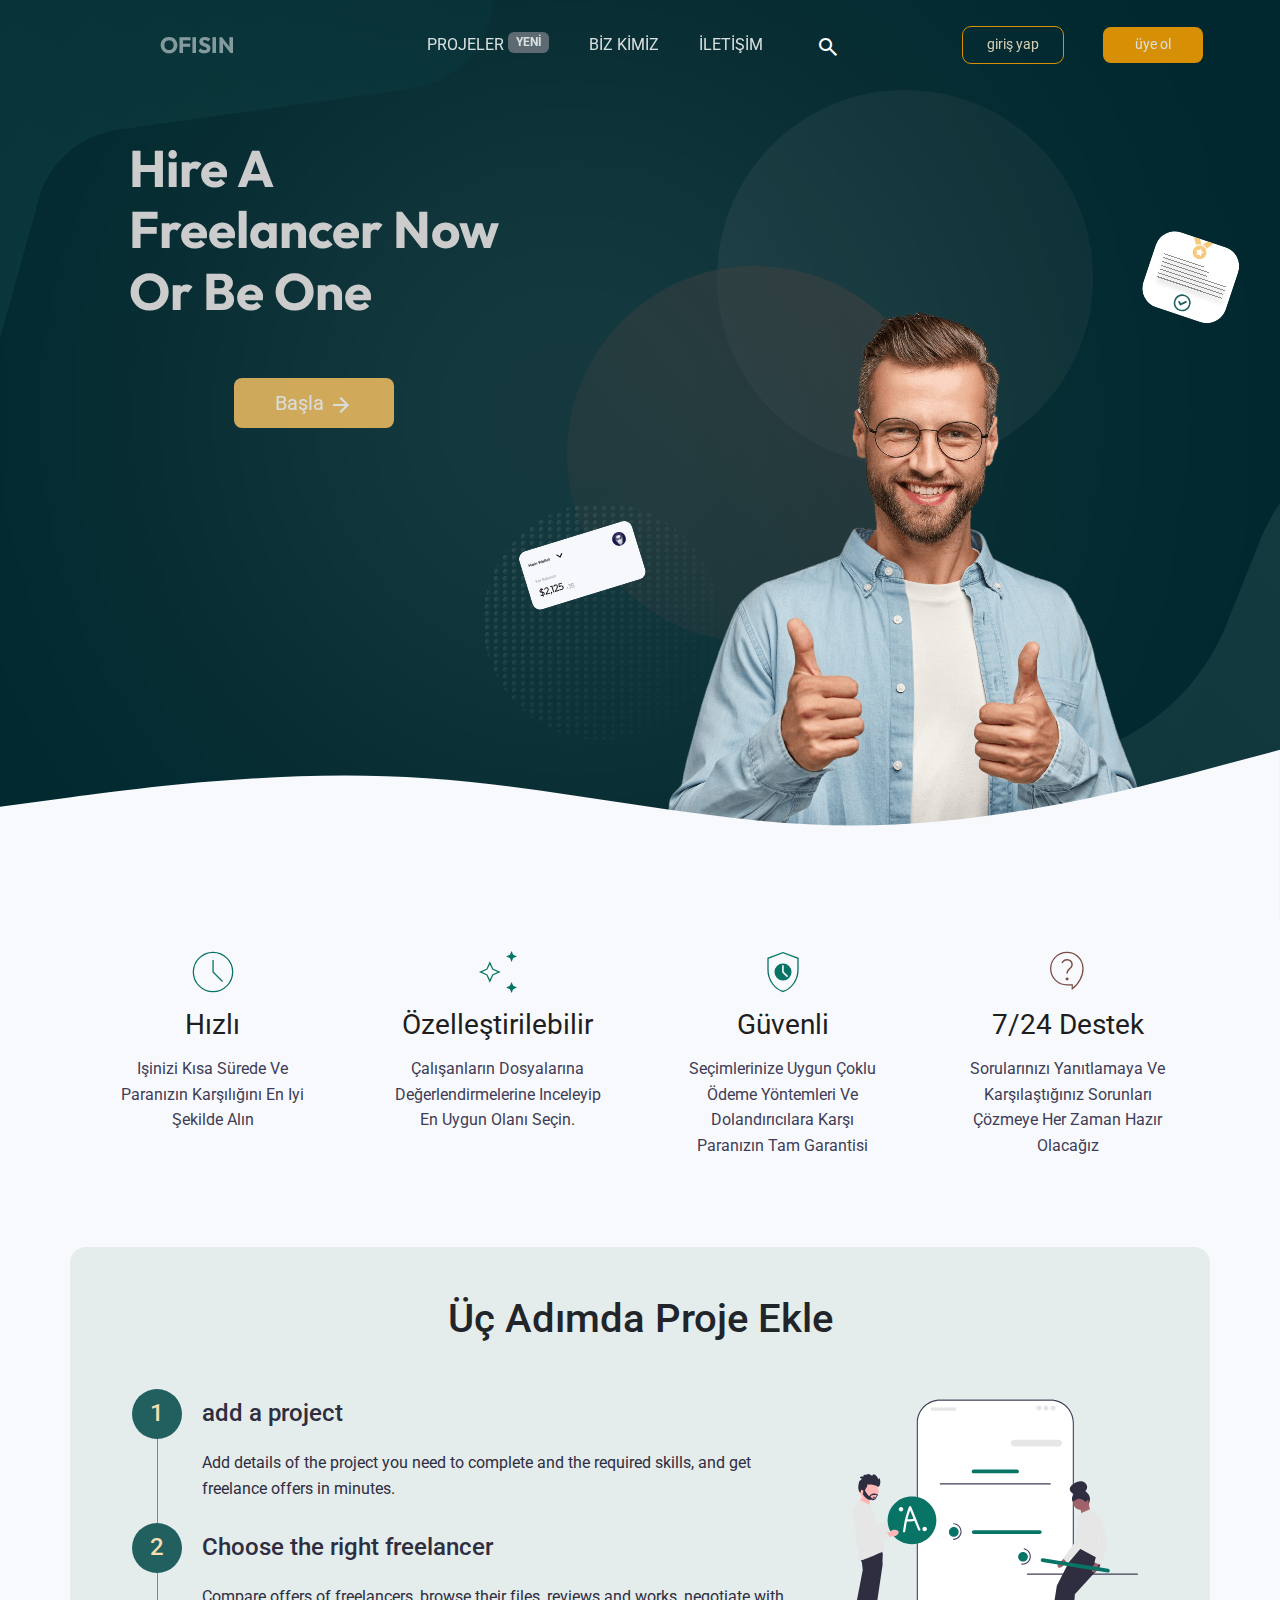
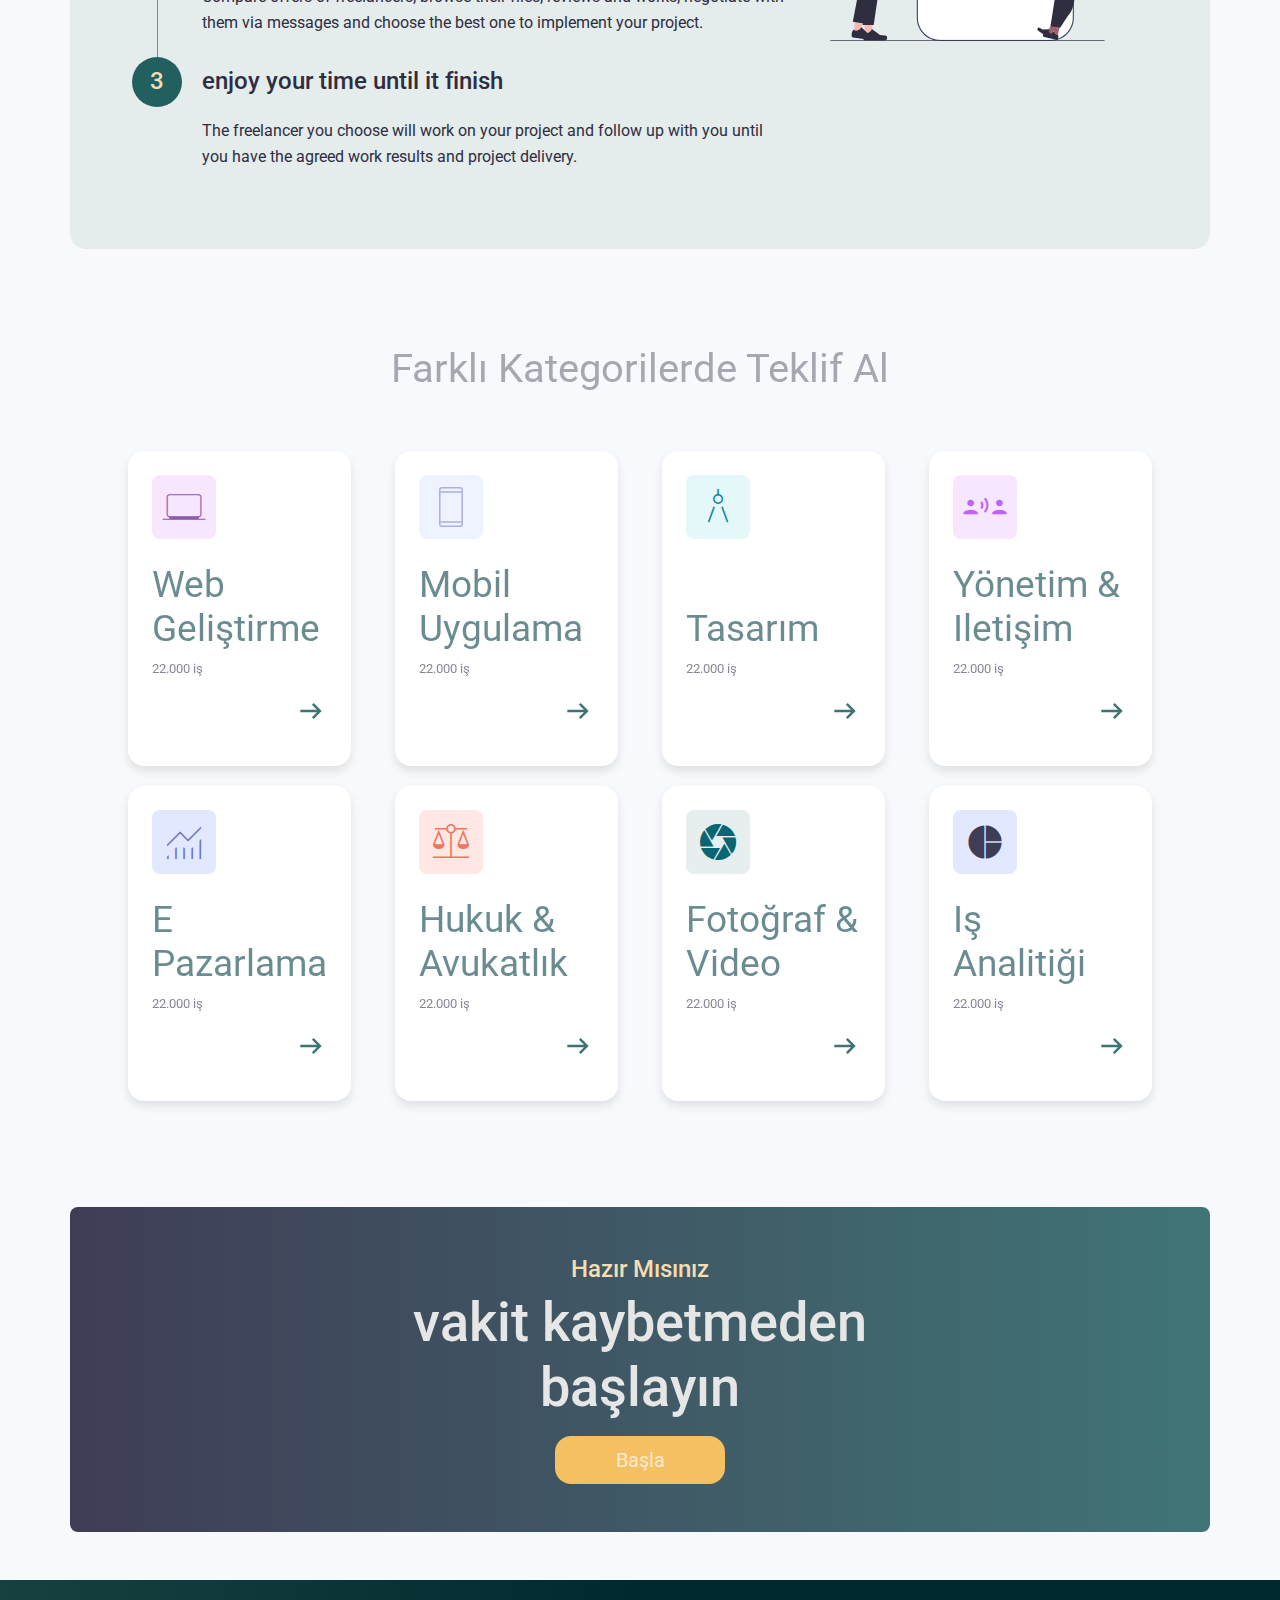
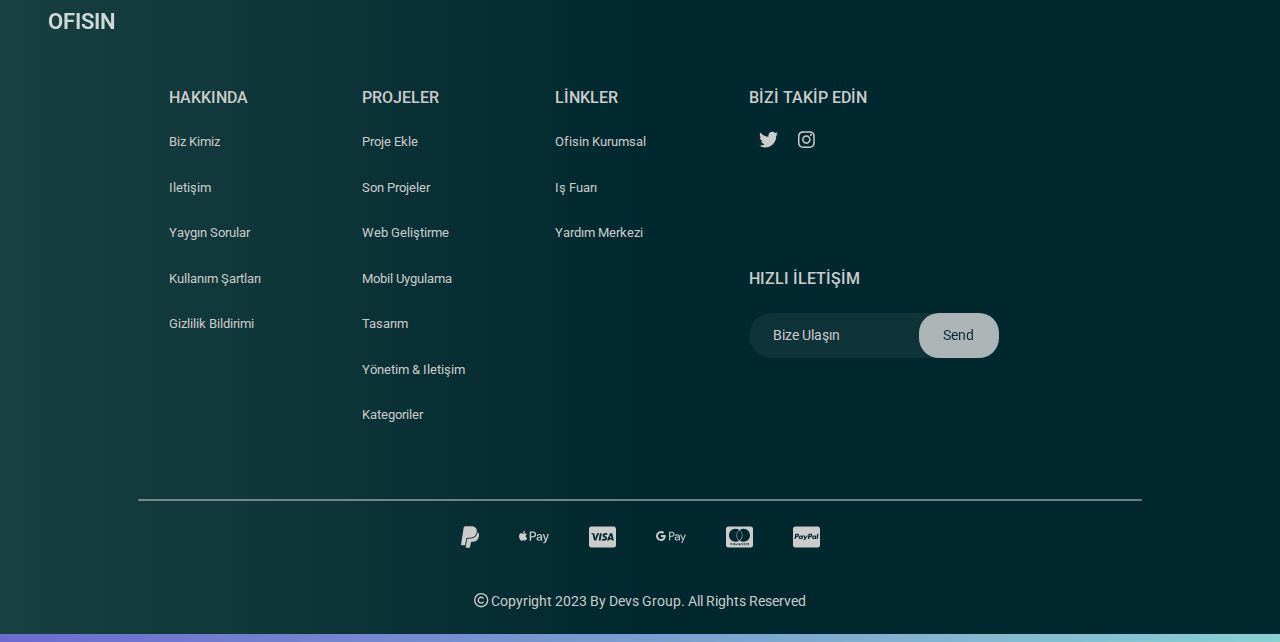
<file: index.html>
<!DOCTYPE html>
<html lang="tr">
<head>
    <meta charset="UTF-8">
    <meta name="viewport" content="width=device-width, initial-scale=1.0">
    <!-- Google icons -->
    <link rel="stylesheet" href="https://fonts.googleapis.com/css2?family=Material+Symbols+Outlined:opsz,wght,FILL,GRAD@20..48,100..700,0..1,-50..200" />
    <!-- bootstrap css files -->
    <link rel="stylesheet" href="./css/bootstrap.min.css">
    <!-- font awesome css files -->
    <link rel="stylesheet" href="./css/all.min.css">
    <!-- our styles -->
    <link rel="stylesheet" href="./css/common.css">
    <link rel="stylesheet" href="./css/footer.css">
    <link rel="stylesheet" href="./css/Navbar.css">
    <link rel="stylesheet" href="./css/index.css">

    <title>Ofisin</title>
</head>
<body>

    <header>
        <div class="container-fluid ofisin-header">
            <!-- header wave divider !!!!!  -->
            <svg class="wave" xmlns="http://www.w3.org/2000/svg" viewBox="0 0 1440 320">
                <path fill="#F8F9FD" fill-opacity="1" d="M0,192L80,181.3C160,171,320,149,480,160C640,171,800,213,960,213.3C1120,213,1280,171,1360,149.3L1440,128L1440,320L1360,320C1280,320,1120,320,960,320C800,320,640,320,480,320C320,320,160,320,80,320L0,320Z"></path>
            </svg>
            <!-- header -->
            <div class="row">
                <!-- header navbar -->
                <nav>
                    <div class="container-fluid ofisin-main-navbar">
                        <div class="row h-100 align-items-center">
                            <!-- navbar logo -->
                            <div class="col d-flex justify-content-xs-start justify-content-sm-center ms-2 ms-sm-0" >
                                <div class="ofisin-main-logo">
                                    <a href="index.html">ofısın</a>
                                </div>
                            </div>
            
                            <!-- navbar main links -->
                            <div class="col d-none d-lg-flex justify-content-center pages-links-col">
                                <ul class="list-unstyled d-flex justify-content-center align-items-center">
                                    <li class="ofisin-main-navbar-item ofisin-main-navbar-pages text-nowrap">
                                        <a href="#">
                                            projeler <span class="badge bg-secondary align-top">Yeni</span>
                                        </a>
                                    </li>
                                    <li class="ofisin-main-navbar-item ofisin-main-navbar-pages text-nowrap">
                                        <a href="#">biz kimiz</a>
                                    </li>
                                    <li class="ofisin-main-navbar-item ofisin-main-navbar-pages">
                                        <a href="#">iletişim</a>
                                    </li>
                                    <li class="ofisin-main-navbar-item">
                                        <div class="search-box">
                                            <form action="post">
                                                <button  class="btn-search" type="submit"><span class="material-symbols-outlined">search</span></button>
                                                <input type="text" class="input-search" placeholder="Buraya yazınız..">
                                            </form>
                                          </div>
                                    </li>
                                </ul>
                            </div>
            
                            <!-- navbar right side section for users who are logged in -->
                            <div class="col d-none justify-content-sm-center ms-2 ms-sm-0">
                                
                                <ul class="list-unstyled d-flex align-items-baseline">
                                    <!-- Notifications parent-->
                                    <li class="ofisin-main-navbar-item position-relative notifications">
                                        <i class="fa-solid fa-bell" ></i>
                                        <!-- dropdown arrow icon -->
                                        <div class="dropdown-arrow"></div>
                                        <!-- dropdown box -->
                                        <div class="main-navbar-dropdown rounded-1 p-2">
                                            <!-- notification box start-->
                                            <a class="text-reset text-decoration-none" href="#">
                                                <div class="notification rounded-2 d-flex p-2">
                                                    <div class="notification-picture" alt="notification-pic"></div>
                                                    <div class="ps-2 notification-text text-start">
                                                        Hasan'dan yeni mesajınız var
                                                        <br>
                                                        <i class="fa-solid fa-clock align-middle ps-0 pe-0"></i>
                                                        <span>5 dk önce</span>
                                                    </div>
                                                </div>
                                            </a>
                                            <!-- notification box end-->
            
                                            <!-- Shown when there is no message  START-->
                                            <!-- <div class="dropdown-empty-inbox d-flex align-items-center p-2" role="alert">
                                                    <i class="fa-solid fa-exclamation me-2"></i>
                                                    <div>
                                                        Henüz bir bildiriminiz gözükmüyor
                                                    </div>
                                                </div> -->
                                            <!-- Shown when there is no message END-->
                                        </div>
                                        <!-- notification badge start-->
                                        <span class="position-absolute top-0 start-100 translate-middle badge rounded-pill bg-secondary">
                                            99+
                                        <span class="visually-hidden">new notifications</span>
                                        <!-- notification badge end-->
                                    </li>
                                    <!-- Messeges parent-->
                                    <li class="ofisin-main-navbar-item position-relative messages">
                                        <i class="fa-solid fa-envelope"></i>
                                        <div class="dropdown-arrow"></div>
                                        <div class="main-navbar-dropdown rounded-1 p-2">
                                            <!-- notification box start -->
                                            <a class="text-reset text-decoration-none" href="#">
                                                <div class="notification rounded-2 d-flex p-2">
                                                    <div class="notification-picture" alt="notification-pic"></div>
                                                    <div class="ps-2 notification-text text-start">
                                                        Hasan'dan yeni mesajınız var
                                                        <br>
                                                        <i class="fa-solid fa-clock align-middle ps-0 pe-0"></i>
                                                        <span>5 dk önce</span>
                                                    </div>
                                                </div>
                                            </a>
                                            <!-- notification box end -->
            
                                            <!-- Shown when there is no message  START-->
                                            <!-- <div class="dropdown-empty-inbox d-flex align-items-center p-2" role="alert">
                                                    <i class="fa-solid fa-exclamation me-2"></i>
                                                    <div>
                                                        Henüz bir bildiriminiz gözükmüyor
                                                    </div>
                                                </div> -->
                                            <!-- Shown when there is no message END-->
                                        </div>
                                        <span class="position-absolute top-0 start-100 translate-middle badge rounded-pill bg-secondary">
                                            12
                                        <span class="visually-hidden">unread messages</span>
                                        
                                    </li>
                                    <!-- Profile setting parent -->
                                    <li class="ofisin-main-navbar-item position-relative profile-links">
                                        <div class="ofisin-main-navbar-profile-picture" ></div>
                                        <div class="dropdown-arrow"></div>
                                        <div class="main-navbar-dropdown rounded-1 p-2">
                                            <!-- profile dropdown -->
                                            <ul class="list-unstyled profile-dropdown d-flex flex-column p-2">
                                                <li class="p-2 rounded-2"><a href="#">Profile</a></li>
                                                <li class="p-2 rounded-2"><a href="#">Şikayet et</a></li>
                                                <li class="p-2 rounded-1"><a  href="#">Logout</a></li>
                                            </ul>
                                        </div>
                                    </li>
                                </ul>
                                
                            </div>
            
                            <!-- navbar right side section for users who are (not) logged in -->
                            <div class="col d-flex justify-content-sm-center ms-2 ms-sm-0">
                                <ul class="list-unstyled d-flex align-items-center justify-content-center">
                                    <li class="ofisin-main-navbar-item">
                                        <a href="signIn.html">
                                            <button type="button" class="ofisin-navbar-btn1 rounded-3 text-nowrap">giriş yap</button>
                                        </a>
                                    </li>
                                    <li  class="ofisin-main-navbar-item">
                                        <a href="signUp.html" class="hvr-grow">
                                            <button type="button" class="ofisin-navbar-btn2 rounded-3 text-nowrap">üye ol</button>
                                        </a>
                                    </li>
                                </ul>
                            </div>
            
                        </div>
                        
                    </div>
                </nav>

                <!-- header greeting -->
                <div class="col col-lg-6 ofisin-header-greetings text-center mt-lg-5">
                    <div class="row flex-column header-greeting-box">
                        <div class="col-12 header-greeting-holder">
                            <h1 class="header-greeting">hire a <br> freelancer now<br>or be one</h1>
                        </div>
                        <div class="col-12 text-center mt-lg-5">
                            <a href="#">
                                <button type="button" class="header-greeting-btn rounded-3">
                                    başla
                                    <span class="material-symbols-outlined ">
                                        arrow_forward
                                    </span>
                                </button>
                            </a>
                        </div>
                    </div>
                </div>

                <!-- header vectors -->
                <div class="col-6 ofisin-header-vectors d-none d-lg-flex">
                    <div class="vectors">
                        <div class="vector">
                            <img class="img-fluid header-vector-image" src="/img/header/circle1.svg" alt="header-circle-image">
                        </div>
                        <div class="vector">
                            <img class="img-fluid header-vector-image" src="/img/header/circle2.svg" alt="header-circle-image">
                        </div>
                        <div class="vector">
                            <img class="img-fluid header-vector-image" src="/img/header/circle3.svg" alt="header-circle-image">
                        </div>
                        <div class="vector">
                            <img class="img-fluid header-vector-image" src="/img/header/agreement.svg" alt="header-circle-image">
                        </div> 
                        <div class="vector">
                            <img class="img-fluid header-vector-image" src="/img/header/mony.svg" alt="header-circle-image">
                        </div>
                        <div class="vector">
                            <img class="img-fluid header-vector-image" src="/img/header/man.svg" alt="header-circle-image">
                        </div>                          
                    </div>
                </div>
            </div>
        </div>
    </header>

    <main>
        <!-- features Section -->
        <section class="features">
            <div class="container">
                <div class="row">
                    <div class="col-12 col-md-6 col-lg-3 mt-3 mt-lg-0">
                        <div class="feature-box rounded-4 p-4 text-center">
                            <span class="material-symbols-outlined">
                                schedule
                            </span>
                            <h3>hızlı</h3>
                            <p>işinizi kısa sürede ve paranızın karşılığını en iyi şekilde alın</p>
                        </div>
                    </div>
                    <div class="col-12 col-md-6 col-lg-3 mt-3 mt-lg-0">
                        <div class="feature-box rounded-4 p-4 text-center">
                            <span class="material-symbols-outlined">
                                auto_awesome
                            </span>
                            <h3>özelleştirilebilir</h3>
                            <p>çalışanların dosyalarına değerlendirmelerine inceleyip en uygun olanı seçin.</p>
                        </div>
                    </div>
                    <div class="col-12 col-md-6 col-lg-3 mt-3 mt-lg-0">
                        <div class="feature-box rounded-4 p-4 text-center">
                            <span class="material-symbols-outlined">
                                safety_check
                            </span>
                            <h3>güvenli</h3>
                            <p>seçimlerinize uygun çoklu ödeme yöntemleri ve dolandırıcılara karşı paranızın tam garantisi</p>
                        </div>
                    </div>
                    <div class="col-12 col-md-6 col-lg-3 mt-3 mt-lg-0">
                        <div class="feature-box rounded-4 p-4 text-center">
                            <span class="material-symbols-outlined support-icon">
                                contact_support
                            </span>
                            <h3>7/24 Destek</h3>
                            <p>sorularınızı yanıtlamaya ve karşılaştığınız sorunları çözmeye her zaman hazır olacağız</p>
                        </div>
                    </div>
                </div>
            </div>
        </section>

        <!-- Project Steps Section -->
        <section class="steps m-2 mt-5">
            <div class="container p-5 text-center rounded-4">
                <h1>üç adımda proje ekle</h1>
                <div class="row ps-5 pe-4 pt-5">
                    <div class="col-12 col-lg-8 ps-lg-5">
                        <!-- step box -->
                        <div class="step-box">
                            <h4>add a project</h4>
                            <p class="steps-paragraph">Add details of the project you need to complete and the required skills, and get freelance offers in minutes.</p>
                        </div>
                        <div class="step-box">
                            <h4>Choose the right freelancer</h4>
                            <p class="steps-paragraph">Compare offers of freelancers, browse their files, reviews and works, negotiate with them via messages and choose the best one to implement your project.</p>
                        </div>
                        <div class="step-box">
                            <h4>enjoy your time until it finish</h4>
                            <p>The freelancer you choose will work on your project and follow up with you until you have the agreed work results and project delivery.</p>
                        </div>
                    </div>
                    <div class="col-12 col-lg-4 pb-2 pb-lg-0">
                        <img class="img-fluid" src="./img/main/team.svg" alt="team-vector-image">
                    </div>
                </div>
            </div>
        </section>

        <!-- Categories Section -->
        <section class="categories mt-5">
            <div class="container p-5 text-center">
                <h1>Farklı kategorilerde teklif al</h1>
                <div class="row mt-5">
                    <!-- category box -->
                    <div class="col-12 col-md-6 col-lg-4 col-xl-3 m-lg-0">
                        <a href="#">
                            <div class="category-box rounded-4 p-4">
                                <div class="category-vector-box rounded-3 mb-4">
                                    <span class="material-symbols-outlined">
                                        laptop_windows
                                    </span>
                                </div>
                                <h2>web geliştirme</h2>
                                <p>22.000 iş</p>
                                <div class="text-end">
                                    <span class="material-symbols-outlined category-arrow">
                                        arrow_right_alt
                                    </span>
                                </div>
                            </div>
                        </a>
                    </div>
                    <div class="col-12 col-md-6 col-lg-4 col-xl-3 m-lg-0">
                        <a href="#">
                            <div class="category-box rounded-4 p-4">
                                <div class="category-vector-box rounded-3 mb-4">
                                    <span class="material-symbols-outlined">
                                        smartphone
                                    </span>
                                </div>
                                <h2>mobil uygulama</h2>
                                <p>22.000 iş</p>
                                <div class="text-end">
                                    <span class="material-symbols-outlined category-arrow">
                                        arrow_right_alt
                                    </span>
                                </div>
                            </div>
                        </a>
                    </div>
                    <div class="col-12 col-md-6 col-lg-4 col-xl-3 m-lg-0">
                        <a href="#">
                            <div class="category-box rounded-4 p-4">
                                <div class="category-vector-box rounded-3 mb-4">
                                    <span class="material-symbols-outlined">
                                        architecture
                                    </span>
                                </div>
                                <h2><br> tasarım</h2>
                                <p>22.000 iş</p>
                                <div class="text-end">
                                    <span class="material-symbols-outlined category-arrow">
                                        arrow_right_alt
                                    </span>
                                </div>
                            </div>
                        </a>
                    </div>
                    <div class="col-12 col-md-6 col-lg-4 col-xl-3 m-lg-0">
                        <a href="#">
                            <div class="category-box rounded-4 p-4">
                                <div class="category-vector-box rounded-3 mb-4">
                                    <span class="material-symbols-outlined">
                                        communication
                                    </span>
                                </div>
                                <h2>yönetim & iletişim </h2>
                                <p>22.000 iş</p>
                                <div class="text-end">
                                    <span class="material-symbols-outlined category-arrow">
                                        arrow_right_alt
                                    </span>
                                </div>
                            </div>
                        </a>
                    </div>
                    <div class="col-12 col-md-6 col-lg-4 col-xl-3 m-lg-0">
                        <a href="#">
                            <div class="category-box rounded-4 p-4">
                                <div class="category-vector-box rounded-3 mb-4">
                                    <span class="material-symbols-outlined">
                                        monitoring
                                    </span>
                                </div>
                                <h2>e <br> pazarlama</h2>
                                <p>22.000 iş</p>
                                <div class="text-end">
                                    <span class="material-symbols-outlined category-arrow">
                                        arrow_right_alt
                                    </span>
                                </div>
                            </div>
                        </a>
                    </div>
                    <div class="col-12 col-md-6 col-lg-4 col-xl-3 m-lg-0">
                        <a href="#">
                            <div class="category-box rounded-4 p-4">
                                <div class="category-vector-box rounded-3 mb-4">
                                    <span class="material-symbols-outlined">
                                        balance
                                    </span>
                                </div>
                                <h2>hukuk & avukatlık</h2>
                                <p>22.000 iş</p>
                                <div class="text-end">
                                    <span class="material-symbols-outlined category-arrow">
                                        arrow_right_alt
                                    </span>
                                </div>
                            </div>
                        </a>
                    </div>
                    <div class="col-12 col-md-6 col-lg-4 col-xl-3 m-lg-0">
                        <a href="#">
                            <div class="category-box rounded-4 p-4">
                                <div class="category-vector-box rounded-3 mb-4">
                                    <span class="material-symbols-outlined">
                                        camera
                                    </span>
                                </div>
                                <h2>fotoğraf & video</h2>
                                <p>22.000 iş</p>
                                <div class="text-end">
                                    <span class="material-symbols-outlined category-arrow">
                                        arrow_right_alt
                                    </span>
                                </div>
                            </div>
                        </a>
                    </div>
                    <div class="col-12 col-md-6 col-lg-4 col-xl-3 m-lg-0">
                        <a href="#">
                            <div class="category-box rounded-4 p-4">
                                <div class="category-vector-box rounded-3 mb-4">
                                    <span class="material-symbols-outlined">
                                        pie_chart
                                    </span>
                                </div>
                                <h2>iş <br> analitiği</h2>
                                <p>22.000 iş</p>
                                <div class="text-end">
                                    <span class="material-symbols-outlined category-arrow">
                                        arrow_right_alt
                                    </span>
                                </div>
                            </div>
                        </a>
                    </div>
                </div>
            </div>          
        </section>

        <!-- Start Now Section -->
        <section class="startNow m-2 mt-5">
            <div class="container h-100 rounded-3">
                <div class="row h-100 justify-content-center p-5">
                    <h4>
                        hazır mısınız
                    </h4>
                    <h1>
                        vakit kaybetmeden başlayın
                    </h1>
                    <div class="text-center mt-2">
                        <button type="button" class="btn rounded-4 btn-lg">başla</button>
                    </div>
                </div>
            </div>
        </section>

    </main>

    <footer>
        <div class="container-fluid ofisin-footer p-4 mt-5">
            <!-- ofisin logo -->
            <div class="ofisin-logo ms-4">
                <a href="#">ofısın</a>
            </div>
            <div class="row p-5 justify-content-center">
                
                <div class="col-12 col-xl-6">
                    <!-- footer main links  -->
                    <div class="row">
                        <div class="col-12 col-md-4 m-3 m-lg-0">
                            <h5 class>
                                hakkında
                                <span class="material-symbols-outlined d-block d-md-none" data-bs-toggle="collapse" href="#aboutUs-collapse" role="button" aria-expanded="true" aria-controls="collapseExample">
                                    add
                                </span>
                            </h5>
                            <ul class="list-unstyled collapse show" id="aboutUs-collapse">
                                <li>
                                    <a href="#">biz kimiz</a>
                                </li>
                                <li>
                                    <a href="#">iletişim</a>
                                </li>
                                <li>
                                    <a href="#">yaygın sorular</a>
                                </li>
                                <li>
                                    <a href="#">kullanım şartları</a>
                                </li>
                                <li>
                                    <a href="#">gizlilik bildirimi</a>
                                </li>
                            </ul>
                        </div>
                        <div class="col-12 col-md-4 m-3 m-lg-0">
                            <h5>
                                projeler
                                <span class="material-symbols-outlined d-block d-md-none" data-bs-toggle="collapse" href="#projects-collapse" role="button" aria-expanded="false" aria-controls="collapseExample">
                                    add
                                </span>
                            </h5>
                            <ul class="list-unstyled collapse show" id="projects-collapse">
                                <li>
                                    <a href="#">proje ekle</a>
                                </li>
                                <li>
                                    <a href="#">son projeler</a>
                                </li>
                                <li>
                                    <a href="#">web geliştirme</a>
                                </li>
                                <li>
                                    <a href="#">mobil uygulama</a>
                                </li>
                                <li>
                                    <a href="#">tasarım</a>
                                </li>
                                <li>
                                    <a href="#">yönetim & iletişim</a>
                                </li>
                                <li>
                                    <a href="#">kategoriler</a>
                                </li>
                            </ul>
                        </div>
                        <div class="col-12 col-md-4 m-3 m-lg-0">
                            <h5>
                                linkler
                                <span class="material-symbols-outlined d-block d-md-none" data-bs-toggle="collapse" href="#links-collapse" role="button" aria-expanded="true" aria-controls="collapseExample">
                                    add
                                </span>
                            </h5>
                            <ul class="list-unstyled collapse show" id="links-collapse">
                                <li>
                                    <a href="#">ofisin kurumsal</a>
                                </li>
                                <li>
                                    <a href="#">iş fuarı</a>
                                </li>
                                <li>
                                    <a href="#">yardım merkezi</a>
                            </ul>
                        </div>
                    </div>

                </div>

                <!-- footer right section (reach us section) -->
                <div class="col-12 col-xl-4 m-0">
                    <div class="row flex-column h-100">
                        <!-- twitter & instagram links -->
                        <div class="col m-3 m-lg-0">
                            <h5>
                                <span class="material-symbols-outlined d-block d-md-none" data-bs-toggle="collapse" href="#follow-collapse" role="button" aria-expanded="true" aria-controls="collapseExample">
                                    add
                                </span>
                                bizi takip edin
                            </h5>
                            <ul class="list-unstyled footer-followUs-list collapse show" id="follow-collapse">
                                <li>
                                    <a href="#">
                                        <i class="fa-brands fa-twitter"></i>
                                    </a>
                                </li>
                                <li>
                                    <a href="#">
                                        <i class="fa-brands fa-instagram"></i>
                                    </a>
                                </li>
                            </ul>
                        </div>
                        <!-- send button section -->
                        <div class="col m-3 m-lg-0">
                            <h5>
                                hızlı iletişim
                                <span class="material-symbols-outlined d-block d-md-none" data-bs-toggle="collapse" href="#contact-collapse" role="button" aria-expanded="true" aria-controls="collapseExample">
                                    add
                                </span>
                            </h5>
                            <a href="#" class="collapse show" id="contact-collapse">
                                <div class="footer-reachUs-box rounded-5 d-flex align-items-center ps-4 mt-4">
                                    bize ulaşın
                                 </div>
                            </a>
                        </div>
                    </div>
                </div>

            </div>
            <!-- footer bottom section (payment brands) and copyright-->
            <div class="row flex-column footer-brands-box">
                <div class="col-12">
                    <ul class="list-unstyled footer-brands-list d-flex justify-content-center">
                        <li>
                            <i class="fa-brands fa-paypal"></i>
                        </li>
                        <li>
                            <i class="fa-brands fa-apple-pay"></i>
                        </li>
                        <li>
                            <i class="fa-brands fa-cc-visa"></i>
                        </li>
                        <li>
                            <i class="fa-brands fa-google-pay"></i>
                        </li>
                        <li>
                            <i class="fa-brands fa-cc-mastercard"></i>
                        </li>
                        <li>
                            <i class="fa-brands fa-cc-paypal"></i>
                        </li>
                    </ul>
                </div>
                <div class="col-12 text-center">
                    <h6>
                        <i class="fa-regular fa-copyright"></i>
                        copyright 2023 by devs group. all rights reserved
                    </h6>
                </div>
            </div>
        </div>

    </footer>

    
</body>
<!-- jquery -->
<script src="./js/jquery.min.js"></script>
<!-- bootstrap -->
<script src="./js/bootstrap.bundle.min.js"></script>
<!-- fontawesome -->
<script src="./js/all.min.js"></script>
</html>
</file>
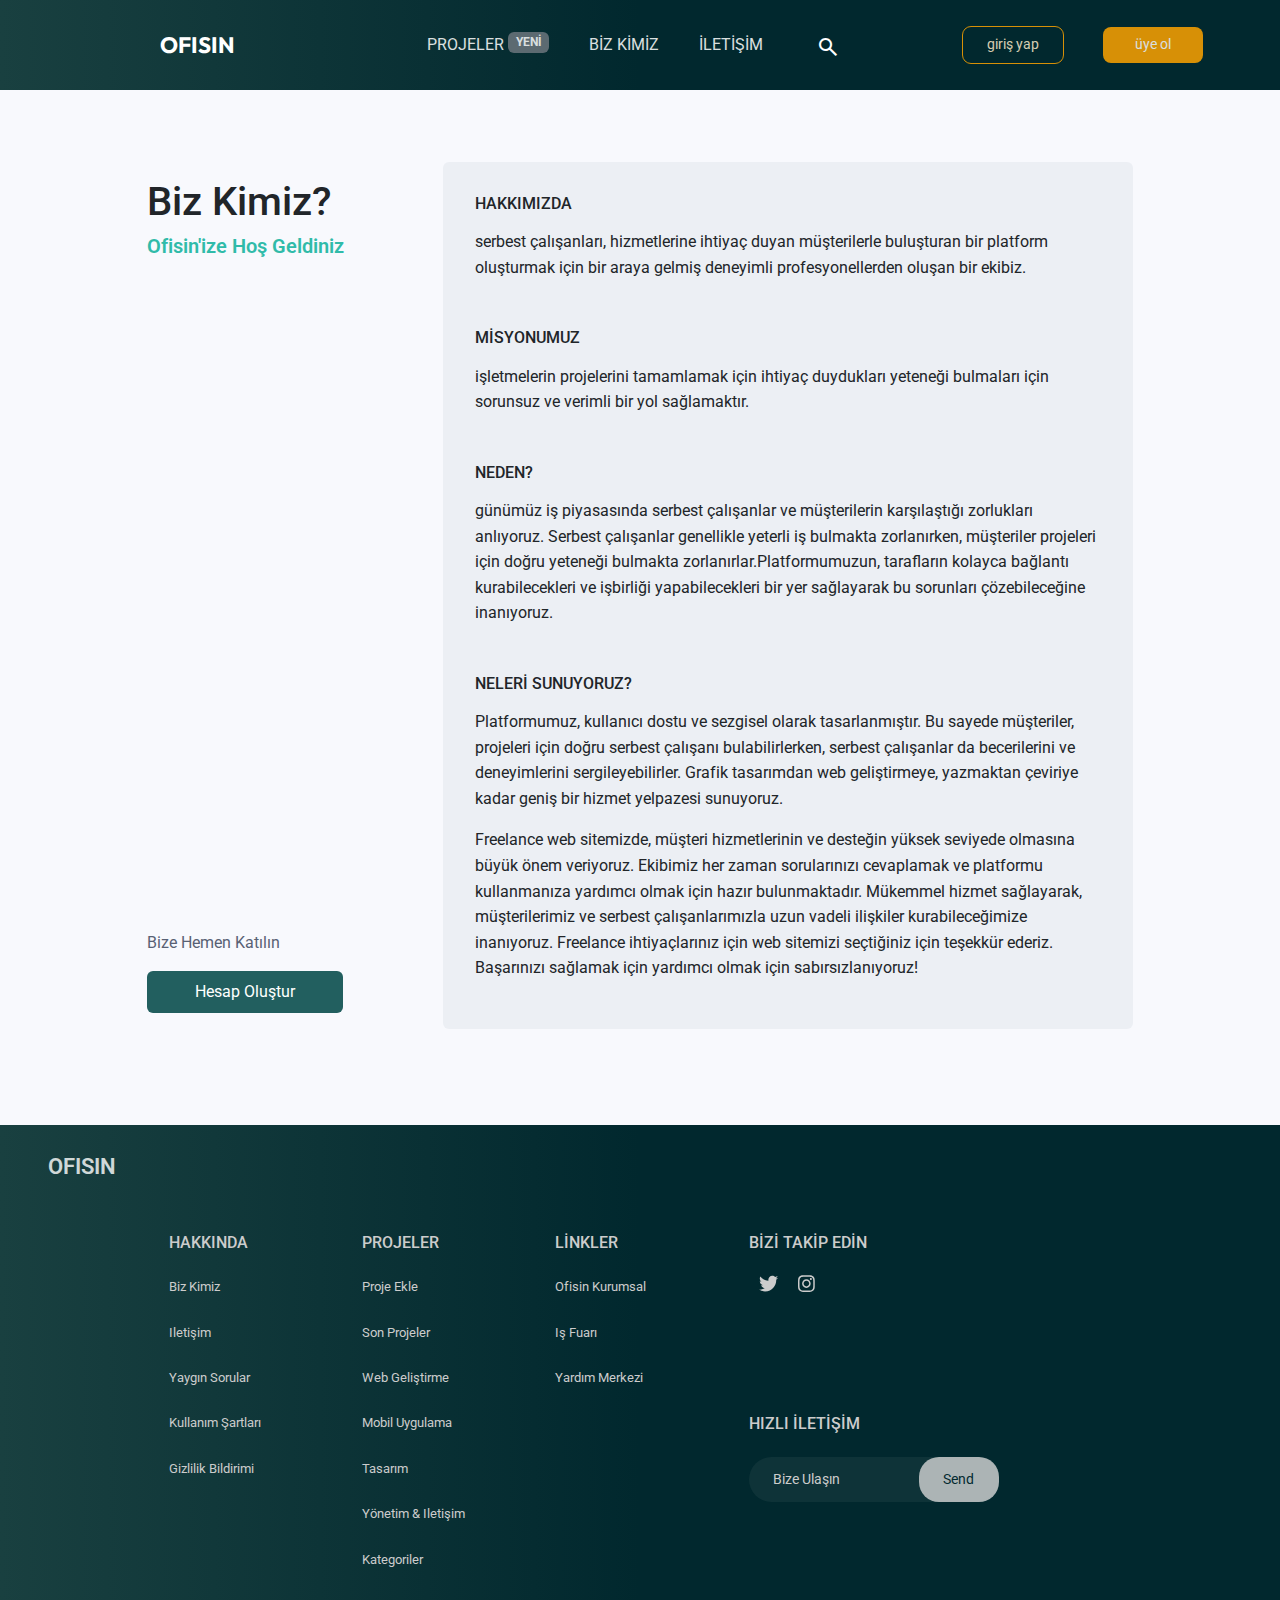
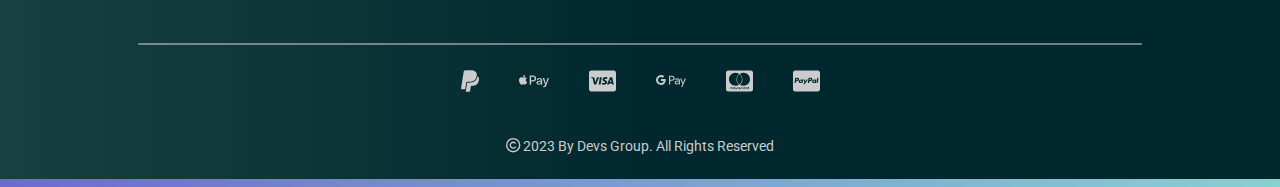
<file: about-us.html>
<!DOCTYPE html>
<html lang="tr">
<head>
    <meta charset="UTF-8">
    <meta name="viewport" content="width=device-width, initial-scale=1.0">
    <!-- Google icons -->
    <link rel="stylesheet" href="https://fonts.googleapis.com/css2?family=Material+Symbols+Outlined:opsz,wght,FILL,GRAD@20..48,100..700,0..1,-50..200" />
    <!-- bootstrap css files -->
    <link rel="stylesheet" href="./css/bootstrap.min.css">
    <!-- font awesome css files -->
    <link rel="stylesheet" href="./css/all.min.css">
    <!-- our styles -->
    <link rel="stylesheet" href="./css/common.css">
    <link rel="stylesheet" href="./css/footer.css">
    <link rel="stylesheet" href="./css/Navbar.css">
    <link rel="stylesheet" href="./css/info-pages.css">

    <title>Ofisin</title>
</head>
<body>

    <nav>
        <div class="container-fluid ofisin-main-navbar">
            <div class="row h-100 align-items-center">
                <!-- navbar logo -->
                <div class="col d-flex justify-content-xs-start justify-content-sm-center ms-2 ms-sm-0" >
                    <div class="ofisin-main-logo">
                        <a href="index.html">ofısın</a>
                    </div>
                </div>

                <!-- navbar main links -->
                <div class="col d-none d-lg-flex justify-content-center pages-links-col">
                    <ul class="list-unstyled d-flex justify-content-center align-items-center">
                        <li class="ofisin-main-navbar-item ofisin-main-navbar-pages text-nowrap">
                            <a href="#">
                                projeler <span class="badge bg-secondary align-top">Yeni</span>
                            </a>
                        </li>
                        <li class="ofisin-main-navbar-item ofisin-main-navbar-pages text-nowrap">
                            <a href="#">biz kimiz</a>
                        </li>
                        <li class="ofisin-main-navbar-item ofisin-main-navbar-pages">
                            <a href="#">iletişim</a>
                        </li>
                        <li class="ofisin-main-navbar-item">
                            <div class="search-box">
                                <form action="post">
                                    <button  class="btn-search" type="submit"><span class="material-symbols-outlined">search</span></button>
                                    <input type="text" class="input-search" placeholder="Buraya yazınız..">
                                </form>
                              </div>
                        </li>
                    </ul>
                </div>

                <!-- navbar right side section for users who are logged in -->
                <div class="col d-none justify-content-sm-center ms-2 ms-sm-0">
                    
                    <ul class="list-unstyled d-flex align-items-baseline">
                        <!-- Notifications parent-->
                        <li class="ofisin-main-navbar-item position-relative notifications">
                            <i class="fa-solid fa-bell" ></i>
                            <!-- dropdown arrow icon -->
                            <div class="dropdown-arrow"></div>
                            <!-- dropdown box -->
                            <div class="main-navbar-dropdown rounded-1 p-2">
                                <!-- notification box start-->
                                <a class="text-reset text-decoration-none" href="#">
                                    <div class="notification rounded-2 d-flex p-2">
                                        <div class="notification-picture" alt="notification-pic"></div>
                                        <div class="ps-2 notification-text text-start">
                                            Hasan'dan yeni mesajınız var
                                            <br>
                                            <i class="fa-solid fa-clock align-middle ps-0 pe-0"></i>
                                            <span>5 dk önce</span>
                                        </div>
                                    </div>
                                </a>
                                <!-- notification box end-->

                                <!-- Shown when there is no message  START-->
                                <!-- <div class="dropdown-empty-inbox d-flex align-items-center p-2" role="alert">
                                        <i class="fa-solid fa-exclamation me-2"></i>
                                        <div>
                                            Henüz bir bildiriminiz gözükmüyor
                                        </div>
                                    </div> -->
                                <!-- Shown when there is no message END-->
                            </div>
                            <!-- notification badge start-->
                            <span class="position-absolute top-0 start-100 translate-middle badge rounded-pill bg-secondary">
                                99+
                            <span class="visually-hidden">new notifications</span>
                            <!-- notification badge end-->
                        </li>
                        <!-- Messeges parent-->
                        <li class="ofisin-main-navbar-item position-relative messages">
                            <i class="fa-solid fa-envelope"></i>
                            <div class="dropdown-arrow"></div>
                            <div class="main-navbar-dropdown rounded-1 p-2">
                                <!-- notification box start -->
                                <a class="text-reset text-decoration-none" href="#">
                                    <div class="notification rounded-2 d-flex p-2">
                                        <div class="notification-picture" alt="notification-pic"></div>
                                        <div class="ps-2 notification-text text-start">
                                            Hasan'dan yeni mesajınız var
                                            <br>
                                            <i class="fa-solid fa-clock align-middle ps-0 pe-0"></i>
                                            <span>5 dk önce</span>
                                        </div>
                                    </div>
                                </a>
                                <!-- notification box end -->

                                <!-- Shown when there is no message  START-->
                                <!-- <div class="dropdown-empty-inbox d-flex align-items-center p-2" role="alert">
                                        <i class="fa-solid fa-exclamation me-2"></i>
                                        <div>
                                            Henüz bir bildiriminiz gözükmüyor
                                        </div>
                                    </div> -->
                                <!-- Shown when there is no message END-->
                            </div>
                            <span class="position-absolute top-0 start-100 translate-middle badge rounded-pill bg-secondary">
                                12
                            <span class="visually-hidden">unread messages</span>
                            
                        </li>
                        <!-- Profile setting parent -->
                        <li class="ofisin-main-navbar-item position-relative profile-links">
                            <div class="ofisin-main-navbar-profile-picture" ></div>
                            <div class="dropdown-arrow"></div>
                            <div class="main-navbar-dropdown rounded-1 p-2">
                                <!-- profile dropdown -->
                                <ul class="list-unstyled profile-dropdown d-flex flex-column p-2">
                                    <li class="p-2 rounded-2"><a href="#">Profile</a></li>
                                    <li class="p-2 rounded-2"><a href="#">Şikayet et</a></li>
                                    <li class="p-2 rounded-1"><a  href="#">Logout</a></li>
                                </ul>
                            </div>
                        </li>
                    </ul>
                    
                </div>

                <!-- navbar right side section for users who are (not) logged in -->
                <div class="col d-flex justify-content-sm-center ms-2 ms-sm-0">
                    <ul class="list-unstyled d-flex align-items-center justify-content-center">
                        <li class="ofisin-main-navbar-item">
                            <a href="signIn.html">
                                <button type="button" class="ofisin-navbar-btn1 rounded-3 text-nowrap">giriş yap</button>
                            </a>
                        </li>
                        <li  class="ofisin-main-navbar-item">
                            <a href="signUp.html" class="hvr-grow">
                                <button type="button" class="ofisin-navbar-btn2 rounded-3 text-nowrap">üye ol</button>
                            </a>
                        </li>
                    </ul>
                </div>

            </div>
            
        </div>
    </nav>

    <main>
        <div class="container-fluid info-pages-parent mt-0 mt-lg-4">
            <div class="row justify-content-start p-3 p-lg-5">
                <div class="col-12 col-lg-4 d-flex flex-column align-items-center justify-content-between p-3 info-title-parent mb-2 mb-lg-0">
                    <div>
                        <h1>biz kimiz&#63;</h1>
                        <h5>ofisin'ize hoş geldiniz</h5>
                    </div>
                    <!-- for people who are not logged in -->
                    <div>
                        <p>bize hemen katılın</p>
                        <button class="ofisin-btn p-2 pe-5 ps-5 rounded-2">hesap oluştur</button>
                    </div>
                </div>
                <div class="col-12 col-lg-7 info-parent rounded-2 p-3">
                    <div class="info-section p-3">
                        <h6>hakkımızda</h6>
                        <p>serbest çalışanları, hizmetlerine ihtiyaç duyan müşterilerle buluşturan bir platform oluşturmak için bir araya gelmiş deneyimli profesyonellerden oluşan bir ekibiz.</p>
                    </div>
                    <div class="info-section p-3">
                        <h6>misyonumuz</h6>
                        <p>işletmelerin projelerini tamamlamak için ihtiyaç duydukları yeteneği bulmaları için sorunsuz ve verimli bir yol sağlamaktır.</p>
                    </div>
                    <div class="info-section p-3">
                        <h6>neden&#63;</h6>
                        <p>günümüz iş piyasasında serbest çalışanlar ve müşterilerin karşılaştığı zorlukları anlıyoruz. Serbest çalışanlar genellikle yeterli iş bulmakta zorlanırken, müşteriler projeleri için doğru yeteneği bulmakta zorlanırlar.Platformumuzun, tarafların kolayca bağlantı kurabilecekleri ve işbirliği yapabilecekleri bir yer sağlayarak bu sorunları çözebileceğine inanıyoruz.</p>
                    </div>
                    <div class="info-section p-3">
                        <h6>neleri sunuyoruz&#63;</h6>
                        <p>Platformumuz, kullanıcı dostu ve sezgisel olarak tasarlanmıştır. Bu sayede müşteriler, projeleri için doğru serbest çalışanı bulabilirlerken, serbest çalışanlar da becerilerini ve deneyimlerini sergileyebilirler. Grafik tasarımdan web geliştirmeye, yazmaktan çeviriye kadar geniş bir hizmet yelpazesi sunuyoruz.</p>
                        <p>Freelance web sitemizde, müşteri hizmetlerinin ve desteğin yüksek seviyede olmasına büyük önem veriyoruz. Ekibimiz her zaman sorularınızı cevaplamak ve platformu kullanmanıza yardımcı olmak için hazır bulunmaktadır. Mükemmel hizmet sağlayarak, müşterilerimiz ve serbest çalışanlarımızla uzun vadeli ilişkiler kurabileceğimize inanıyoruz. Freelance ihtiyaçlarınız için web sitemizi seçtiğiniz için teşekkür ederiz. Başarınızı sağlamak için yardımcı olmak için sabırsızlanıyoruz!</p>
                    </div>
                </div>
            </div>
        </div>


    </main>

    <footer>
        <div class="container-fluid ofisin-footer p-4 mt-5">
            <!-- ofisin logo -->
            <div class="ofisin-logo ms-4">
                <a href="#">ofısın</a>
            </div>
            <!-- footer main content -->
            <div class="row p-5 justify-content-center">
                <div class="col-12 col-xl-6">
                    <!-- footer main links  -->
                    <div class="row">
                        <div class="col-12 col-md-4 m-3 m-lg-0">
                            <h5 class>
                                hakkında
                                <span class="material-symbols-outlined d-block d-md-none" data-bs-toggle="collapse" href="#aboutUs-collapse" role="button" aria-expanded="true" aria-controls="collapseExample">
                                    add
                                </span>
                            </h5>
                            <ul class="list-unstyled collapse show" id="aboutUs-collapse">
                                <li>
                                    <a href="#">biz kimiz</a>
                                </li>
                                <li>
                                    <a href="#">iletişim</a>
                                </li>
                                <li>
                                    <a href="#">yaygın sorular</a>
                                </li>
                                <li>
                                    <a href="#">kullanım şartları</a>
                                </li>
                                <li>
                                    <a href="#">gizlilik bildirimi</a>
                                </li>
                            </ul>
                        </div>
                        <div class="col-12 col-md-4 m-3 m-lg-0">
                            <h5>
                                projeler
                                <span class="material-symbols-outlined d-block d-md-none" data-bs-toggle="collapse" href="#projects-collapse" role="button" aria-expanded="false" aria-controls="collapseExample">
                                    add
                                </span>
                            </h5>
                            <ul class="list-unstyled collapse show" id="projects-collapse">
                                <li>
                                    <a href="#">proje ekle</a>
                                </li>
                                <li>
                                    <a href="#">son projeler</a>
                                </li>
                                <li>
                                    <a href="#">web geliştirme</a>
                                </li>
                                <li>
                                    <a href="#">mobil uygulama</a>
                                </li>
                                <li>
                                    <a href="#">tasarım</a>
                                </li>
                                <li>
                                    <a href="#">yönetim & iletişim</a>
                                </li>
                                <li>
                                    <a href="#">kategoriler</a>
                                </li>
                            </ul>
                        </div>
                        <div class="col-12 col-md-4 m-3 m-lg-0">
                            <h5>
                                linkler
                                <span class="material-symbols-outlined d-block d-md-none" data-bs-toggle="collapse" href="#links-collapse" role="button" aria-expanded="true" aria-controls="collapseExample">
                                    add
                                </span>
                            </h5>
                            <ul class="list-unstyled collapse show" id="links-collapse">
                                <li>
                                    <a href="#">ofisin kurumsal</a>
                                </li>
                                <li>
                                    <a href="#">iş fuarı</a>
                                </li>
                                <li>
                                    <a href="#">yardım merkezi</a>
                            </ul>
                        </div>
                    </div>
                </div>
                <!-- footer right section (reach us section) -->
                <div class="col-12 col-xl-4 m-0">
                    <div class="row flex-column h-100">
                        <!-- twitter & instagram links -->
                        <div class="col m-3 m-lg-0">
                            <h5>
                                bizi takip edin
                                <span class="material-symbols-outlined d-block d-md-none" data-bs-toggle="collapse" href="#follow-collapse" role="button" aria-expanded="true" aria-controls="collapseExample">
                                    add
                                </span>
                            </h5>
                            <ul class="list-unstyled footer-followUs-list collapse show" id="follow-collapse">
                                <li>
                                    <a href="#">
                                        <i class="fa-brands fa-twitter"></i>
                                    </a>
                                </li>
                                <li>
                                    <a href="#">
                                        <i class="fa-brands fa-instagram"></i>
                                    </a>
                                </li>
                            </ul>
                        </div>
                        <!-- send button section -->
                        <div class="col m-3 m-lg-0">
                            <h5>
                                hızlı iletişim
                                <span class="material-symbols-outlined d-block d-md-none" data-bs-toggle="collapse" href="#contact-collapse" role="button" aria-expanded="true" aria-controls="collapseExample">
                                    add
                                </span>
                            </h5>
                            <a href="#" class="collapse show" id="contact-collapse">
                                <div class="footer-reachUs-box rounded-5 d-flex align-items-center ps-4 mt-4">
                                    bize ulaşın
                                 </div>
                            </a>
                        </div>
                    </div>
                </div>
            </div>
            <!-- footer bottom section (payment brands) and copyright-->
            <div class="row flex-column footer-brands-box">
                <div class="col-12">
                    <ul class="list-unstyled footer-brands-list d-flex justify-content-center">
                        <li>
                            <i class="fa-brands fa-paypal"></i>
                        </li>
                        <li>
                            <i class="fa-brands fa-apple-pay"></i>
                        </li>
                        <li>
                            <i class="fa-brands fa-cc-visa"></i>
                        </li>
                        <li>
                            <i class="fa-brands fa-google-pay"></i>
                        </li>
                        <li>
                            <i class="fa-brands fa-cc-mastercard"></i>
                        </li>
                        <li>
                            <i class="fa-brands fa-cc-paypal"></i>
                        </li>
                    </ul>
                </div>
                <div class="col-12 text-center">
                    <h6>
                        <i class="fa-regular fa-copyright"></i>
                         2023 by devs group. all rights reserved
                    </h6>
                </div>
            </div>
        </div>

    </footer>

    
</body>
<!-- jquery -->
<script src="./js/jquery.min.js"></script>
<!-- bootstrap -->
<script src="./js/bootstrap.bundle.min.js"></script>
<!-- fontawesome -->
<script src="./js/all.min.js"></script>
<script src="./js/script.js"></script>
</html>
</file>
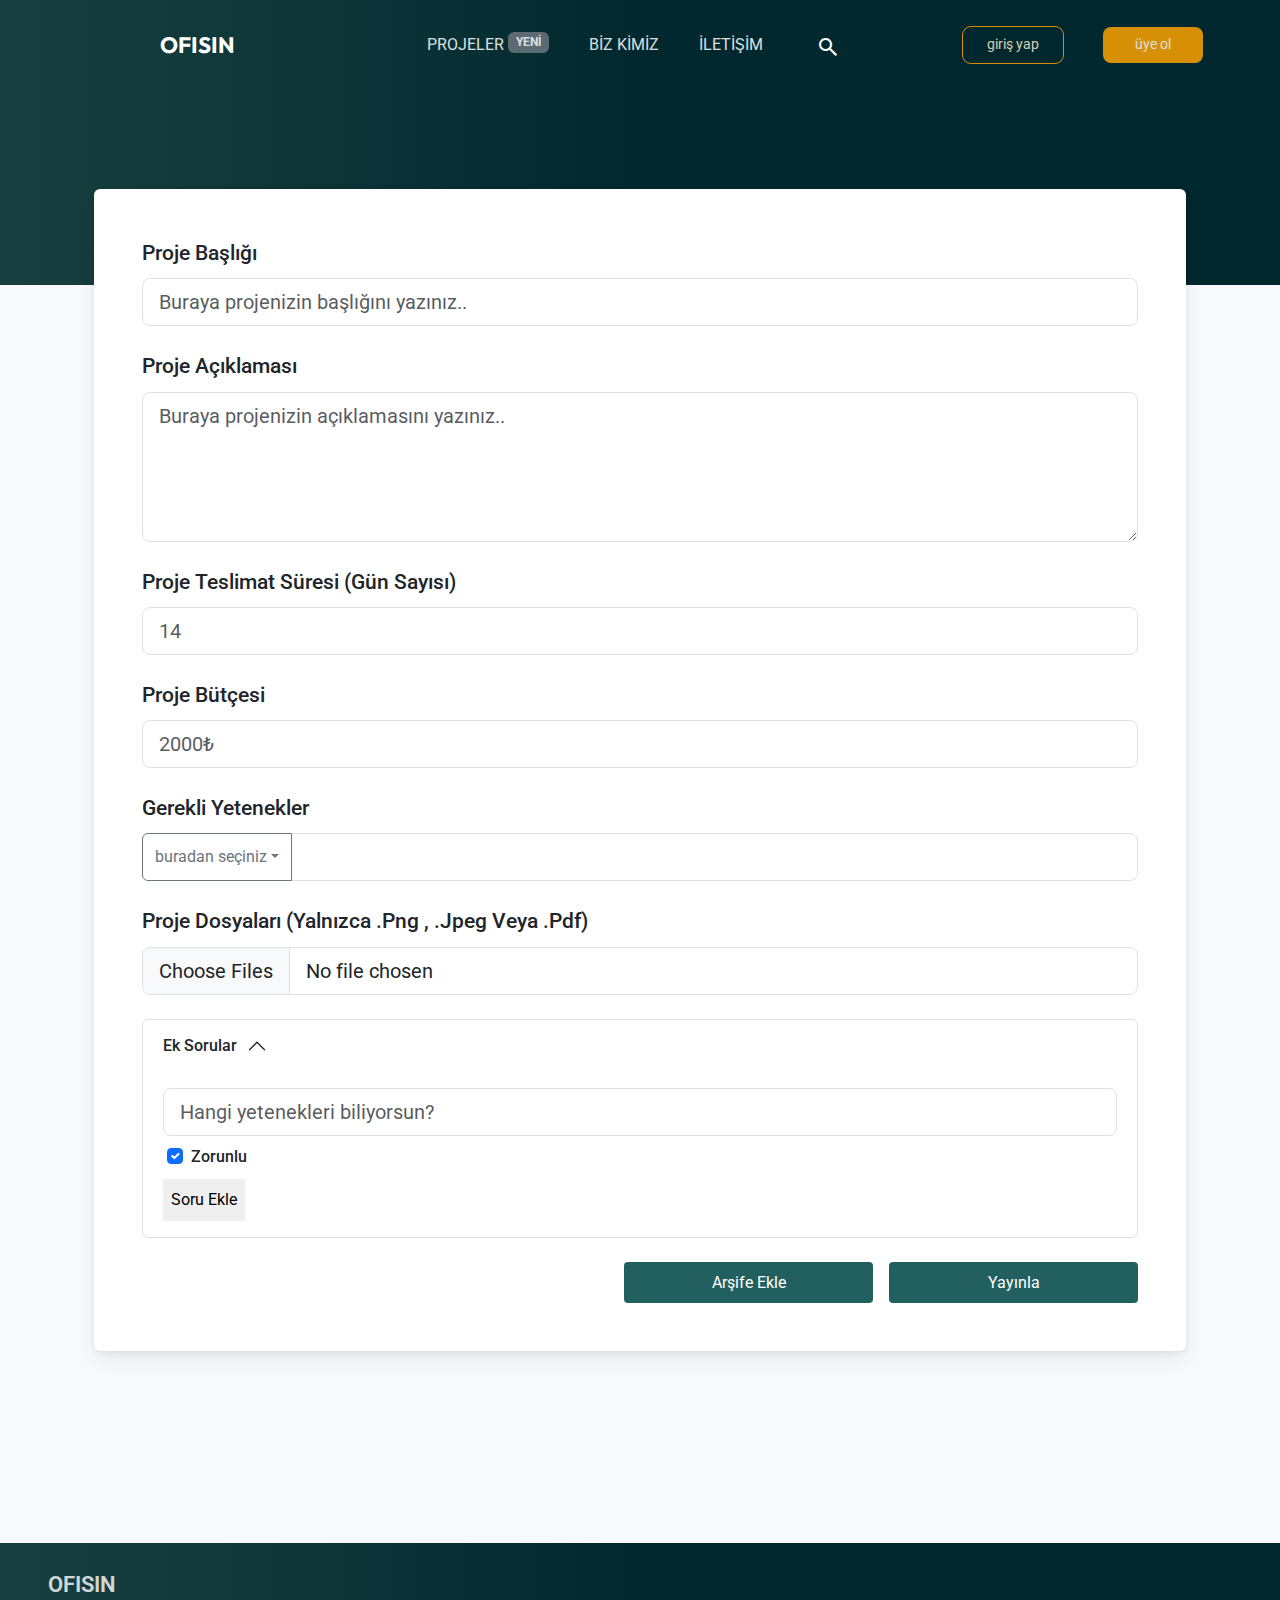
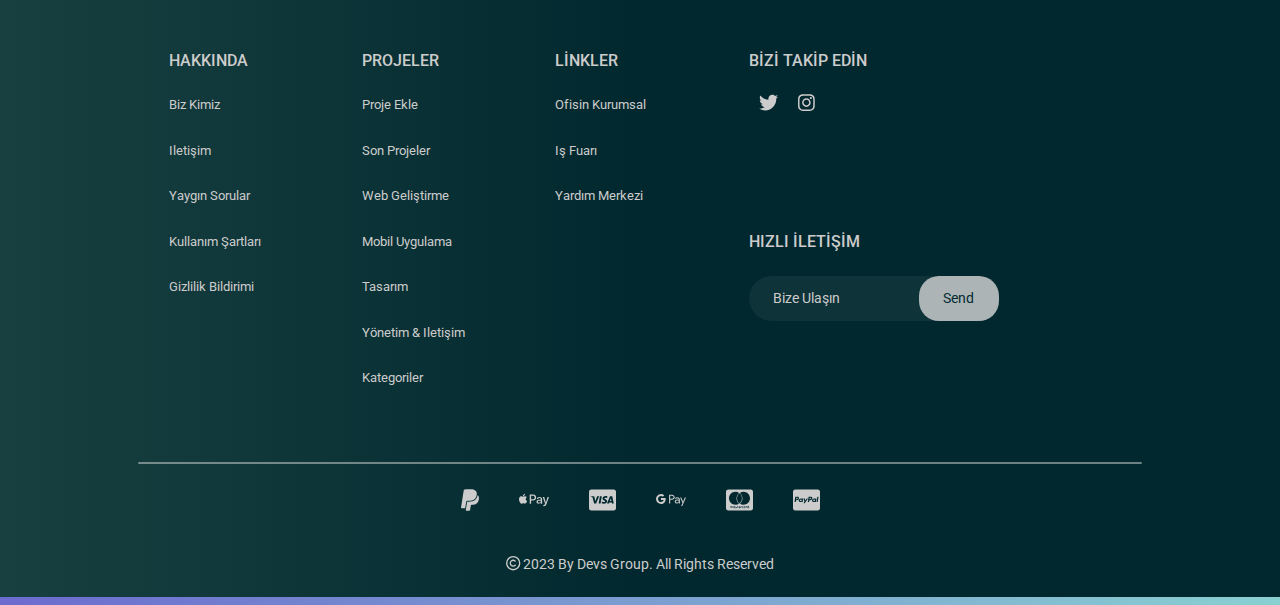
<file: add-project.html>
<!DOCTYPE html>
<html lang="tr">
<head>
    <meta charset="UTF-8">
    <meta name="viewport" content="width=device-width, initial-scale=1.0">
    <!-- Google icons -->
    <link rel="stylesheet" href="https://fonts.googleapis.com/css2?family=Material+Symbols+Outlined:opsz,wght,FILL,GRAD@20..48,100..700,0..1,-50..200" />
    <!-- bootstrap css files -->
    <link rel="stylesheet" href="./css/bootstrap.min.css">
    <!-- font awesome css files -->
    <link rel="stylesheet" href="./css/all.min.css">
    <!-- our styles -->
    <link rel="stylesheet" href="./css/common.css">
    <link rel="stylesheet" href="./css/footer.css">
    <link rel="stylesheet" href="./css/Navbar.css">
    <link rel="stylesheet" href="./css/add-project.css">

    <title>Ofisin</title>
</head>
<body>



<header class="ofisin-main-header">
    <nav>
        <div class="container-fluid ofisin-main-navbar">
            <div class="row h-100 align-items-center">
                <!-- navbar logo -->
                <div class="col d-flex justify-content-xs-start justify-content-sm-center ms-2 ms-sm-0" >
                    <div class="ofisin-main-logo">
                        <a href="index.html">ofısın</a>
                    </div>
                </div>
    
                <!-- navbar main links -->
                <div class="col d-none d-lg-flex justify-content-center pages-links-col">
                    <ul class="list-unstyled d-flex justify-content-center align-items-center">
                        <li class="ofisin-main-navbar-item ofisin-main-navbar-pages text-nowrap">
                            <a href="#">
                                projeler <span class="badge bg-secondary align-top">Yeni</span>
                            </a>
                        </li>
                        <li class="ofisin-main-navbar-item ofisin-main-navbar-pages text-nowrap">
                            <a href="#">biz kimiz</a>
                        </li>
                        <li class="ofisin-main-navbar-item ofisin-main-navbar-pages">
                            <a href="#">iletişim</a>
                        </li>
                        <li class="ofisin-main-navbar-item">
                            <div class="search-box">
                                <form action="post">
                                    <button  class="btn-search" type="submit"><span class="material-symbols-outlined">search</span></button>
                                    <input type="text" class="input-search" placeholder="Buraya yazınız..">
                                </form>
                                </div>
                        </li>
                    </ul>
                </div>
    
                <!-- navbar right side section for users who are logged in -->
                <div class="col d-none justify-content-sm-center ms-2 ms-sm-0">
                    
                    <ul class="list-unstyled d-flex align-items-baseline">
                        <!-- Notifications parent-->
                        <li class="ofisin-main-navbar-item position-relative notifications">
                            <i class="fa-solid fa-bell" ></i>
                            <!-- dropdown arrow icon -->
                            <div class="dropdown-arrow"></div>
                            <!-- dropdown box -->
                            <div class="main-navbar-dropdown rounded-1 p-2">
                                <!-- notification box start-->
                                <a class="text-reset text-decoration-none" href="#">
                                    <div class="notification rounded-2 d-flex p-2">
                                        <div class="notification-picture" alt="notification-pic"></div>
                                        <div class="ps-2 notification-text text-start">
                                            Hasan'dan yeni mesajınız var
                                            <br>
                                            <i class="fa-solid fa-clock align-middle ps-0 pe-0"></i>
                                            <span>5 dk önce</span>
                                        </div>
                                    </div>
                                </a>
                                <!-- notification box end-->
    
                                <!-- Shown when there is no message  START-->
                                <!-- <div class="dropdown-empty-inbox d-flex align-items-center p-2" role="alert">
                                        <i class="fa-solid fa-exclamation me-2"></i>
                                        <div>
                                            Henüz bir bildiriminiz gözükmüyor
                                        </div>
                                    </div> -->
                                <!-- Shown when there is no message END-->
                            </div>
                            <!-- notification badge start-->
                            <span class="position-absolute top-0 start-100 translate-middle badge rounded-pill bg-secondary">
                                99+
                            <span class="visually-hidden">new notifications</span>
                            <!-- notification badge end-->
                        </li>
                        <!-- Messeges parent-->
                        <li class="ofisin-main-navbar-item position-relative messages">
                            <i class="fa-solid fa-envelope"></i>
                            <div class="dropdown-arrow"></div>
                            <div class="main-navbar-dropdown rounded-1 p-2">
                                <!-- notification box start -->
                                <a class="text-reset text-decoration-none" href="#">
                                    <div class="notification rounded-2 d-flex p-2">
                                        <div class="notification-picture" alt="notification-pic"></div>
                                        <div class="ps-2 notification-text text-start">
                                            Hasan'dan yeni mesajınız var
                                            <br>
                                            <i class="fa-solid fa-clock align-middle ps-0 pe-0"></i>
                                            <span>5 dk önce</span>
                                        </div>
                                    </div>
                                </a>
                                <!-- notification box end -->
    
                                <!-- Shown when there is no message  START-->
                                <!-- <div class="dropdown-empty-inbox d-flex align-items-center p-2" role="alert">
                                        <i class="fa-solid fa-exclamation me-2"></i>
                                        <div>
                                            Henüz bir bildiriminiz gözükmüyor
                                        </div>
                                    </div> -->
                                <!-- Shown when there is no message END-->
                            </div>
                            <span class="position-absolute top-0 start-100 translate-middle badge rounded-pill bg-secondary">
                                12
                            <span class="visually-hidden">unread messages</span>
                            
                        </li>
                        <!-- Profile setting parent -->
                        <li class="ofisin-main-navbar-item position-relative profile-links">
                            <div class="ofisin-main-navbar-profile-picture" ></div>
                            <div class="dropdown-arrow"></div>
                            <div class="main-navbar-dropdown rounded-1 p-2">
                                <!-- profile dropdown -->
                                <ul class="list-unstyled profile-dropdown d-flex flex-column p-2">
                                    <li class="p-2 rounded-2"><a href="#">Profile</a></li>
                                    <li class="p-2 rounded-2"><a href="#">Şikayet et</a></li>
                                    <li class="p-2 rounded-1"><a  href="#">Logout</a></li>
                                </ul>
                            </div>
                        </li>
                    </ul>
                    
                </div>
    
                <!-- navbar right side section for users who are (not) logged in -->
                <div class="col d-flex justify-content-sm-center ms-2 ms-sm-0">
                    <ul class="list-unstyled d-flex align-items-center justify-content-center">
                        <li class="ofisin-main-navbar-item">
                            <a href="signIn.html">
                                <button type="button" class="ofisin-navbar-btn1 rounded-3 text-nowrap">giriş yap</button>
                            </a>
                        </li>
                        <li  class="ofisin-main-navbar-item">
                            <a href="signUp.html" class="hvr-grow">
                                <button type="button" class="ofisin-navbar-btn2 rounded-3 text-nowrap">üye ol</button>
                            </a>
                        </li>
                    </ul>
                </div>
    
            </div>
            
        </div>
    </nav>
</header>


<main class="container ofisin-main position-relative">

    <div class="row align-items-center rounded-2 p-4">

        <!-- add project form-->
        <form class="add-project-parent rounded-2 p-5">
            <!-- project title -->
            <div class="mb-4">
                <label for="formGroupExampleInput" class="form-label">proje başlığı</label>
                <input type="text" class="form-control form-control-lg" id="formGroupExampleInput" placeholder="Buraya projenizin başlığını yazınız..">
            </div>
            <!-- project content -->
            <div class="mb-4">
                <label for="exampleFormControlTextarea1" class="form-label">proje açıklaması</label>
                <textarea class="form-control form-control-lg" id="exampleFormControlTextarea1"  placeholder="Buraya projenizin açıklamasını yazınız.."></textarea>
            </div>
            <!-- project delivery time -->
            <div class="mb-4">
                <label for="formGroupExampleInput" class="form-label">proje teslimat süresi (Gün sayısı)</label>
                <input type="text" class="form-control form-control-lg" id="formGroupExampleInput" placeholder="14">
            </div>
            <!-- project budget -->
            <div class="mb-4">
                <label for="formGroupExampleInput" class="form-label">proje bütçesi</label>
                <input type="text" class="form-control form-control-lg" id="formGroupExampleInput" placeholder="2000₺">
            </div>
            <!-- necessary skills -->            
            <div class="mb-4 select-skill">
                <label for="selectSkill" class="form-label">gerekli yetenekler</label>
                <div class="input-group mb-3">
                    <button class="btn btn-outline-secondary dropdown-toggle" type="button" data-bs-toggle="dropdown" aria-expanded="false">buradan seçiniz</button>
                    <ul class="dropdown-menu">
                      <li class="dropdown-item">flutter</li>
                      <li class="dropdown-item">Laravel</li>
                      <li class="dropdown-item">React</li>
                      <li class="dropdown-item">Angular</li>
                    </ul>
                    <input type="text" class="form-control form-control-lg" id="selectSkill" placeholder="">
                </div>
            </div>
            <!-- project files -->
            <div class="mb-4">
                <label for="formFileLg" class="form-label">proje dosyaları (yalnızca .png , .jpeg veya .pdf)</label>
                <input class="form-control form-control-lg" id="formFileLg" type="file" multiple>
            </div>

            <!-- project question -->
            <!-- <div class="mb-5">
                <label for="soru1" class="form-label">proje soruları</label>
                <input type="text" class="form-control form-control-lg" id="soru1" placeholder="Hangi yetenekleri biliyorsun?">
                <div class="form-check mt-2 ms-1">
                    <input class="form-check-input" type="checkbox" value="" id="flexCheckChecked" checked>
                    <label class="form-check-label" for="flexCheckChecked">
                      zorunlu
                    </label>
                </div>
                <button class="add-question-btn p-2 mt-2">soru ekle</button>
            </div> -->

            <!-- project questions-accordion -->
            <div class="accordion mb-4 questions-accordion" id="questions-accordion">

                <div class="accordion-item">
                  <h2 class="accordion-header" id="panelsStayOpen-headingOne">
                    <button class="accordion-button" type="button" data-bs-toggle="collapse" data-bs-target="#panelsStayOpen-collapseOne" aria-expanded="true" aria-controls="panelsStayOpen-collapseOne">
                        ek sorular
                    </button>
                  </h2>
                  <div id="panelsStayOpen-collapseOne" class="accordion-collapse collapse show" aria-labelledby="panelsStayOpen-headingOne">
                    <div class="accordion-body">
                        <!-- project question -->
                        <div class="project-question">
                            <input type="text" class="form-control form-control-lg" id="soru1" placeholder="Hangi yetenekleri biliyorsun?">
                            <div class="form-check mt-2 ms-1">
                                <input class="form-check-input" type="checkbox" value="" id="flexCheckChecked" checked>
                                <label class="form-check-label" for="flexCheckChecked">
                                    zorunlu
                                </label>
                            </div>
                            <button class="add-question-btn p-2 mt-2">soru ekle</button>
                        </div>

                    </div>
                  </div>
                </div>

            </div>

            
            <div class="d-flex justify-content-end">
                <button type="submit" class="w-25 ofisin-btn rounded-1 text-nowrap text-center p-2 me-3">
                    arşife ekle
                </button>
                <button type="submit" class="w-25 ofisin-btn rounded-1 text-nowrap text-center p-2">
                    yayınla
                </button>
            </div>


        </form>


    </div>


</main>



<footer>
    <div class="container-fluid ofisin-footer p-4 mt-5">
        <!-- ofisin logo -->
        <div class="ofisin-logo ms-4">
            <a href="#">ofısın</a>
        </div>
        <!-- footer main content -->
        <div class="row p-5 justify-content-center">
            <div class="col-12 col-xl-6">
                <!-- footer main links  -->
                <div class="row">
                    <div class="col-12 col-md-4 m-3 m-lg-0">
                        <h5 class>
                            hakkında
                            <span class="material-symbols-outlined d-block d-md-none" data-bs-toggle="collapse" href="#aboutUs-collapse" role="button" aria-expanded="true" aria-controls="collapseExample">
                                add
                            </span>
                        </h5>
                        <ul class="list-unstyled collapse show" id="aboutUs-collapse">
                            <li>
                                <a href="#">biz kimiz</a>
                            </li>
                            <li>
                                <a href="#">iletişim</a>
                            </li>
                            <li>
                                <a href="#">yaygın sorular</a>
                            </li>
                            <li>
                                <a href="#">kullanım şartları</a>
                            </li>
                            <li>
                                <a href="#">gizlilik bildirimi</a>
                            </li>
                        </ul>
                    </div>
                    <div class="col-12 col-md-4 m-3 m-lg-0">
                        <h5>
                            projeler
                            <span class="material-symbols-outlined d-block d-md-none" data-bs-toggle="collapse" href="#projects-collapse" role="button" aria-expanded="false" aria-controls="collapseExample">
                                add
                            </span>
                        </h5>
                        <ul class="list-unstyled collapse show" id="projects-collapse">
                            <li>
                                <a href="#">proje ekle</a>
                            </li>
                            <li>
                                <a href="#">son projeler</a>
                            </li>
                            <li>
                                <a href="#">web geliştirme</a>
                            </li>
                            <li>
                                <a href="#">mobil uygulama</a>
                            </li>
                            <li>
                                <a href="#">tasarım</a>
                            </li>
                            <li>
                                <a href="#">yönetim & iletişim</a>
                            </li>
                            <li>
                                <a href="#">kategoriler</a>
                            </li>
                        </ul>
                    </div>
                    <div class="col-12 col-md-4 m-3 m-lg-0">
                        <h5>
                            linkler
                            <span class="material-symbols-outlined d-block d-md-none" data-bs-toggle="collapse" href="#links-collapse" role="button" aria-expanded="true" aria-controls="collapseExample">
                                add
                            </span>
                        </h5>
                        <ul class="list-unstyled collapse show" id="links-collapse">
                            <li>
                                <a href="#">ofisin kurumsal</a>
                            </li>
                            <li>
                                <a href="#">iş fuarı</a>
                            </li>
                            <li>
                                <a href="#">yardım merkezi</a>
                        </ul>
                    </div>
                </div>
            </div>
            <!-- footer right section (reach us section) -->
            <div class="col-12 col-xl-4 m-0">
                <div class="row flex-column h-100">
                    <!-- twitter & instagram links -->
                    <div class="col m-3 m-lg-0">
                        <h5>
                            bizi takip edin
                            <span class="material-symbols-outlined d-block d-md-none" data-bs-toggle="collapse" href="#follow-collapse" role="button" aria-expanded="true" aria-controls="collapseExample">
                                add
                            </span>
                        </h5>
                        <ul class="list-unstyled footer-followUs-list collapse show" id="follow-collapse">
                            <li>
                                <a href="#">
                                    <i class="fa-brands fa-twitter"></i>
                                </a>
                            </li>
                            <li>
                                <a href="#">
                                    <i class="fa-brands fa-instagram"></i>
                                </a>
                            </li>
                        </ul>
                    </div>
                    <!-- send button section -->
                    <div class="col m-3 m-lg-0">
                        <h5>
                            hızlı iletişim
                            <span class="material-symbols-outlined d-block d-md-none" data-bs-toggle="collapse" href="#contact-collapse" role="button" aria-expanded="true" aria-controls="collapseExample">
                                add
                            </span>
                        </h5>
                        <a href="#" class="collapse show" id="contact-collapse">
                            <div class="footer-reachUs-box rounded-5 d-flex align-items-center ps-4 mt-4">
                                bize ulaşın
                                </div>
                        </a>
                    </div>
                </div>
            </div>
        </div>
        <!-- footer bottom section (payment brands) and copyright-->
        <div class="row flex-column footer-brands-box">
            <div class="col-12">
                <ul class="list-unstyled footer-brands-list d-flex justify-content-center">
                    <li>
                        <i class="fa-brands fa-paypal"></i>
                    </li>
                    <li>
                        <i class="fa-brands fa-apple-pay"></i>
                    </li>
                    <li>
                        <i class="fa-brands fa-cc-visa"></i>
                    </li>
                    <li>
                        <i class="fa-brands fa-google-pay"></i>
                    </li>
                    <li>
                        <i class="fa-brands fa-cc-mastercard"></i>
                    </li>
                    <li>
                        <i class="fa-brands fa-cc-paypal"></i>
                    </li>
                </ul>
            </div>
            <div class="col-12 text-center">
                <h6>
                    <i class="fa-regular fa-copyright"></i>
                        2023 by devs group. all rights reserved
                </h6>
            </div>
        </div>
    </div>

</footer>

    
</body>
<!-- jquery -->
<script src="./js/jquery.min.js"></script>
<!-- bootstrap -->
<script src="./js/bootstrap.bundle.min.js"></script>
<!-- fontawesome -->
<script src="./js/all.min.js"></script>
<script src="./js/script.js"></script>
</html>
</file>
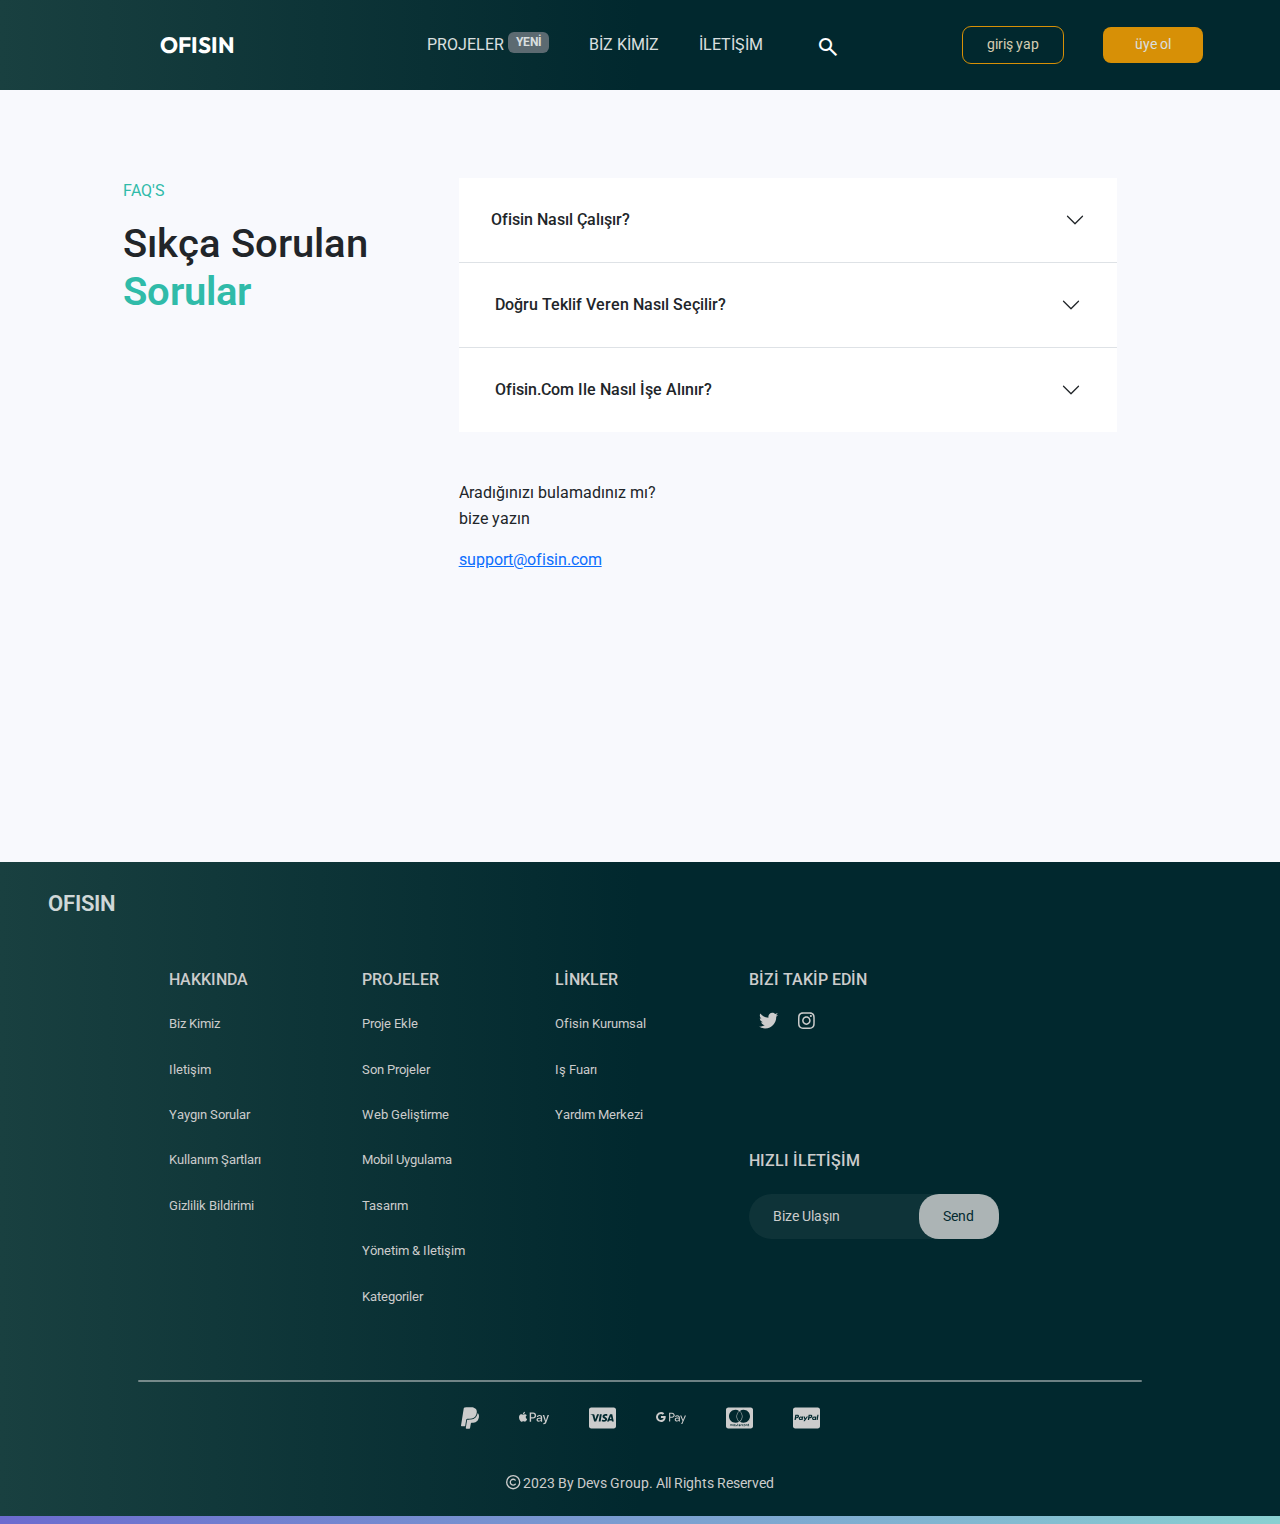
<file: asked-questions.html>
<!DOCTYPE html>
<html lang="tr">
<head>
    <meta charset="UTF-8">
    <meta name="viewport" content="width=device-width, initial-scale=1.0">
    <!-- Google icons -->
    <link rel="stylesheet" href="https://fonts.googleapis.com/css2?family=Material+Symbols+Outlined:opsz,wght,FILL,GRAD@20..48,100..700,0..1,-50..200" />
    <!-- bootstrap css files -->
    <link rel="stylesheet" href="./css/bootstrap.min.css">
    <!-- font awesome css files -->
    <link rel="stylesheet" href="./css/all.min.css">
    <!-- our styles -->
    <link rel="stylesheet" href="./css/common.css">
    <link rel="stylesheet" href="./css/footer.css">
    <link rel="stylesheet" href="./css/Navbar.css">
    <link rel="stylesheet" href="./css/info-pages.css">

    <title>Ofisin</title>
</head>
<body>

    <nav>
        <div class="container-fluid ofisin-main-navbar">
            <div class="row h-100 align-items-center">
                <!-- navbar logo -->
                <div class="col d-flex justify-content-xs-start justify-content-sm-center ms-2 ms-sm-0" >
                    <div class="ofisin-main-logo">
                        <a href="index.html">ofısın</a>
                    </div>
                </div>

                <!-- navbar main links -->
                <div class="col d-none d-lg-flex justify-content-center pages-links-col">
                    <ul class="list-unstyled d-flex justify-content-center align-items-center">
                        <li class="ofisin-main-navbar-item ofisin-main-navbar-pages text-nowrap">
                            <a href="#">
                                projeler <span class="badge bg-secondary align-top">Yeni</span>
                            </a>
                        </li>
                        <li class="ofisin-main-navbar-item ofisin-main-navbar-pages text-nowrap">
                            <a href="#">biz kimiz</a>
                        </li>
                        <li class="ofisin-main-navbar-item ofisin-main-navbar-pages">
                            <a href="#">iletişim</a>
                        </li>
                        <li class="ofisin-main-navbar-item">
                            <div class="search-box">
                                <form action="post">
                                    <button  class="btn-search" type="submit"><span class="material-symbols-outlined">search</span></button>
                                    <input type="text" class="input-search" placeholder="Buraya yazınız..">
                                </form>
                              </div>
                        </li>
                    </ul>
                </div>

                <!-- navbar right side section for users who are logged in -->
                <div class="col d-none justify-content-sm-center ms-2 ms-sm-0">
                    
                    <ul class="list-unstyled d-flex align-items-baseline">
                        <!-- Notifications parent-->
                        <li class="ofisin-main-navbar-item position-relative notifications">
                            <i class="fa-solid fa-bell" ></i>
                            <!-- dropdown arrow icon -->
                            <div class="dropdown-arrow"></div>
                            <!-- dropdown box -->
                            <div class="main-navbar-dropdown rounded-1 p-2">
                                <!-- notification box start-->
                                <a class="text-reset text-decoration-none" href="#">
                                    <div class="notification rounded-2 d-flex p-2">
                                        <div class="notification-picture" alt="notification-pic"></div>
                                        <div class="ps-2 notification-text text-start">
                                            Hasan'dan yeni mesajınız var
                                            <br>
                                            <i class="fa-solid fa-clock align-middle ps-0 pe-0"></i>
                                            <span>5 dk önce</span>
                                        </div>
                                    </div>
                                </a>
                                <!-- notification box end-->

                                <!-- Shown when there is no message  START-->
                                <!-- <div class="dropdown-empty-inbox d-flex align-items-center p-2" role="alert">
                                        <i class="fa-solid fa-exclamation me-2"></i>
                                        <div>
                                            Henüz bir bildiriminiz gözükmüyor
                                        </div>
                                    </div> -->
                                <!-- Shown when there is no message END-->
                            </div>
                            <!-- notification badge start-->
                            <span class="position-absolute top-0 start-100 translate-middle badge rounded-pill bg-secondary">
                                99+
                            <span class="visually-hidden">new notifications</span>
                            <!-- notification badge end-->
                        </li>
                        <!-- Messeges parent-->
                        <li class="ofisin-main-navbar-item position-relative messages">
                            <i class="fa-solid fa-envelope"></i>
                            <div class="dropdown-arrow"></div>
                            <div class="main-navbar-dropdown rounded-1 p-2">
                                <!-- notification box start -->
                                <a class="text-reset text-decoration-none" href="#">
                                    <div class="notification rounded-2 d-flex p-2">
                                        <div class="notification-picture" alt="notification-pic"></div>
                                        <div class="ps-2 notification-text text-start">
                                            Hasan'dan yeni mesajınız var
                                            <br>
                                            <i class="fa-solid fa-clock align-middle ps-0 pe-0"></i>
                                            <span>5 dk önce</span>
                                        </div>
                                    </div>
                                </a>
                                <!-- notification box end -->

                                <!-- Shown when there is no message  START-->
                                <!-- <div class="dropdown-empty-inbox d-flex align-items-center p-2" role="alert">
                                        <i class="fa-solid fa-exclamation me-2"></i>
                                        <div>
                                            Henüz bir bildiriminiz gözükmüyor
                                        </div>
                                    </div> -->
                                <!-- Shown when there is no message END-->
                            </div>
                            <span class="position-absolute top-0 start-100 translate-middle badge rounded-pill bg-secondary">
                                12
                            <span class="visually-hidden">unread messages</span>
                            
                        </li>
                        <!-- Profile setting parent -->
                        <li class="ofisin-main-navbar-item position-relative profile-links">
                            <div class="ofisin-main-navbar-profile-picture" ></div>
                            <div class="dropdown-arrow"></div>
                            <div class="main-navbar-dropdown rounded-1 p-2">
                                <!-- profile dropdown -->
                                <ul class="list-unstyled profile-dropdown d-flex flex-column p-2">
                                    <li class="p-2 rounded-2"><a href="#">Profile</a></li>
                                    <li class="p-2 rounded-2"><a href="#">Şikayet et</a></li>
                                    <li class="p-2 rounded-1"><a  href="#">Logout</a></li>
                                </ul>
                            </div>
                        </li>
                    </ul>
                    
                </div>

                <!-- navbar right side section for users who are (not) logged in -->
                <div class="col d-flex justify-content-sm-center ms-2 ms-sm-0">
                    <ul class="list-unstyled d-flex align-items-center justify-content-center">
                        <li class="ofisin-main-navbar-item">
                            <a href="signIn.html">
                                <button type="button" class="ofisin-navbar-btn1 rounded-3 text-nowrap">giriş yap</button>
                            </a>
                        </li>
                        <li  class="ofisin-main-navbar-item">
                            <a href="signUp.html" class="hvr-grow">
                                <button type="button" class="ofisin-navbar-btn2 rounded-3 text-nowrap">üye ol</button>
                            </a>
                        </li>
                    </ul>
                </div>

            </div>
            
        </div>
    </nav>

    <main>
        <div class="container-fluid info-pages-parent mt-0 mt-lg-4">
            <div class="row justify-content-start p-3 p-lg-5">
                <div class="col-12 col-lg-4 d-flex flex-column align-items-center justify-content-between p-3 info-title-parent mb-2 mb-lg-0">
                    <div>
                        <p>faq&#8242;s</p>
                        <h1>sıkça sorulan <br> <span>sorular</span></h1>
                    </div>
                </div>
                <div class="col-12 col-lg-7 rounded-2 p-3">
                    
                    <div class="accordion accordion-flush asked-questions-accordion" id="questions-accordion">


                        <div class="accordion-item p-3">
                          <h6 class="accordion-header" id="flush-headingOne">
                            <button class="accordion-button collapsed p-3" type="button" data-bs-toggle="collapse" data-bs-target="#flush-collapseOne" aria-expanded="false" aria-controls="flush-collapseOne">
                                ofisin nasıl çalışır?
                            </button>
                          </h6>
                          <div id="flush-collapseOne" class="accordion-collapse rounded-2 collapse" aria-labelledby="flush-headingOne" data-bs-parent="#questions-accordion">
                            <div class="accordion-body">
                                Lorem ipsum dolor sit amet consectetur adipisicing elit. At inventore hic odio ratione maiores temporibus quod, molestiae iste quas nihil velit corrupti vitae fugiat. Aliquid possimus assumenda blanditiis dolorem tenetur.
                            </div>
                          </div>
                        </div>



                        <div class="accordion-item p-3">
                          <h2 class="accordion-header" id="flush-headingTwo">
                            <button class="accordion-button collapsed" type="button" data-bs-toggle="collapse" data-bs-target="#flush-collapseTwo" aria-expanded="false" aria-controls="flush-collapseTwo">
                                Doğru Teklif Veren Nasıl Seçilir?
                            </button>
                          </h2>
                          <div id="flush-collapseTwo" class="accordion-collapse rounded-2 collapse" aria-labelledby="flush-headingTwo" data-bs-parent="#questions-accordion">
                            <div class="accordion-body">
                                Lorem ipsum dolor sit amet consectetur adipisicing elit. Aliquam aut labore dolor incidunt, ratione veritatis quod sint, deleniti sequi, maxime quis dolore ipsam omnis adipisci veniam officiis officia modi rem?
                            </div>
                          </div>
                        </div>


                        <div class="accordion-item p-3">
                            <h2 class="accordion-header" id="flush-headingThree">
                              <button class="accordion-button collapsed" type="button" data-bs-toggle="collapse" data-bs-target="#flush-collapseThree" aria-expanded="false" aria-controls="flush-collapseTwo">
                                Ofisin.com ile Nasıl İşe Alınır?
                            </h2>
                            <div id="flush-collapseThree" class="accordion-collapse rounded-2 collapse" aria-labelledby="flush-headingThree" data-bs-parent="#questions-accordion">
                              <div class="accordion-body">
                                Lorem ipsum dolor sit amet, consectetur adipisicing elit. Qui tempore incidunt dolorum eligendi omnis quaerat, hic quisquam, magnam quis ducimus error tempora officia esse accusantium, magni id eum a perferendis.
                                </div>
                            </div>
                        </div>


                    </div>

                    <div class="mt-5 align-self-end">
                        <p>Aradığınızı bulamadınız mı&#63; <br> bize yazın</p>
                        <p ><a href="mailto:abc@example.com">support&#64;ofisin.com</a></p>
                    </div>
                </div>
            </div>
        </div>


    </main>

    <footer>
        <div class="container-fluid ofisin-footer p-4 mt-5">
            <!-- ofisin logo -->
            <div class="ofisin-logo ms-4">
                <a href="#">ofısın</a>
            </div>
            <!-- footer main content -->
            <div class="row p-5 justify-content-center">
                <div class="col-12 col-xl-6">
                    <!-- footer main links  -->
                    <div class="row">
                        <div class="col-12 col-md-4 m-3 m-lg-0">
                            <h5 class>
                                hakkında
                                <span class="material-symbols-outlined d-block d-md-none" data-bs-toggle="collapse" href="#aboutUs-collapse" role="button" aria-expanded="true" aria-controls="collapseExample">
                                    add
                                </span>
                            </h5>
                            <ul class="list-unstyled collapse show" id="aboutUs-collapse">
                                <li>
                                    <a href="#">biz kimiz</a>
                                </li>
                                <li>
                                    <a href="#">iletişim</a>
                                </li>
                                <li>
                                    <a href="#">yaygın sorular</a>
                                </li>
                                <li>
                                    <a href="#">kullanım şartları</a>
                                </li>
                                <li>
                                    <a href="#">gizlilik bildirimi</a>
                                </li>
                            </ul>
                        </div>
                        <div class="col-12 col-md-4 m-3 m-lg-0">
                            <h5>
                                projeler
                                <span class="material-symbols-outlined d-block d-md-none" data-bs-toggle="collapse" href="#projects-collapse" role="button" aria-expanded="false" aria-controls="collapseExample">
                                    add
                                </span>
                            </h5>
                            <ul class="list-unstyled collapse show" id="projects-collapse">
                                <li>
                                    <a href="#">proje ekle</a>
                                </li>
                                <li>
                                    <a href="#">son projeler</a>
                                </li>
                                <li>
                                    <a href="#">web geliştirme</a>
                                </li>
                                <li>
                                    <a href="#">mobil uygulama</a>
                                </li>
                                <li>
                                    <a href="#">tasarım</a>
                                </li>
                                <li>
                                    <a href="#">yönetim & iletişim</a>
                                </li>
                                <li>
                                    <a href="#">kategoriler</a>
                                </li>
                            </ul>
                        </div>
                        <div class="col-12 col-md-4 m-3 m-lg-0">
                            <h5>
                                linkler
                                <span class="material-symbols-outlined d-block d-md-none" data-bs-toggle="collapse" href="#links-collapse" role="button" aria-expanded="true" aria-controls="collapseExample">
                                    add
                                </span>
                            </h5>
                            <ul class="list-unstyled collapse show" id="links-collapse">
                                <li>
                                    <a href="#">ofisin kurumsal</a>
                                </li>
                                <li>
                                    <a href="#">iş fuarı</a>
                                </li>
                                <li>
                                    <a href="#">yardım merkezi</a>
                            </ul>
                        </div>
                    </div>
                </div>
                <!-- footer right section (reach us section) -->
                <div class="col-12 col-xl-4 m-0">
                    <div class="row flex-column h-100">
                        <!-- twitter & instagram links -->
                        <div class="col m-3 m-lg-0">
                            <h5>
                                bizi takip edin
                                <span class="material-symbols-outlined d-block d-md-none" data-bs-toggle="collapse" href="#follow-collapse" role="button" aria-expanded="true" aria-controls="collapseExample">
                                    add
                                </span>
                            </h5>
                            <ul class="list-unstyled footer-followUs-list collapse show" id="follow-collapse">
                                <li>
                                    <a href="#">
                                        <i class="fa-brands fa-twitter"></i>
                                    </a>
                                </li>
                                <li>
                                    <a href="#">
                                        <i class="fa-brands fa-instagram"></i>
                                    </a>
                                </li>
                            </ul>
                        </div>
                        <!-- send button section -->
                        <div class="col m-3 m-lg-0">
                            <h5>
                                hızlı iletişim
                                <span class="material-symbols-outlined d-block d-md-none" data-bs-toggle="collapse" href="#contact-collapse" role="button" aria-expanded="true" aria-controls="collapseExample">
                                    add
                                </span>
                            </h5>
                            <a href="#" class="collapse show" id="contact-collapse">
                                <div class="footer-reachUs-box rounded-5 d-flex align-items-center ps-4 mt-4">
                                    bize ulaşın
                                 </div>
                            </a>
                        </div>
                    </div>
                </div>
            </div>
            <!-- footer bottom section (payment brands) and copyright-->
            <div class="row flex-column footer-brands-box">
                <div class="col-12">
                    <ul class="list-unstyled footer-brands-list d-flex justify-content-center">
                        <li>
                            <i class="fa-brands fa-paypal"></i>
                        </li>
                        <li>
                            <i class="fa-brands fa-apple-pay"></i>
                        </li>
                        <li>
                            <i class="fa-brands fa-cc-visa"></i>
                        </li>
                        <li>
                            <i class="fa-brands fa-google-pay"></i>
                        </li>
                        <li>
                            <i class="fa-brands fa-cc-mastercard"></i>
                        </li>
                        <li>
                            <i class="fa-brands fa-cc-paypal"></i>
                        </li>
                    </ul>
                </div>
                <div class="col-12 text-center">
                    <h6>
                        <i class="fa-regular fa-copyright"></i>
                         2023 by devs group. all rights reserved
                    </h6>
                </div>
            </div>
        </div>

    </footer>

    
</body>
<!-- jquery -->
<script src="./js/jquery.min.js"></script>
<!-- bootstrap -->
<script src="./js/bootstrap.bundle.min.js"></script>
<!-- fontawesome -->
<script src="./js/all.min.js"></script>
<script src="./js/script.js"></script>
</html>
</file>
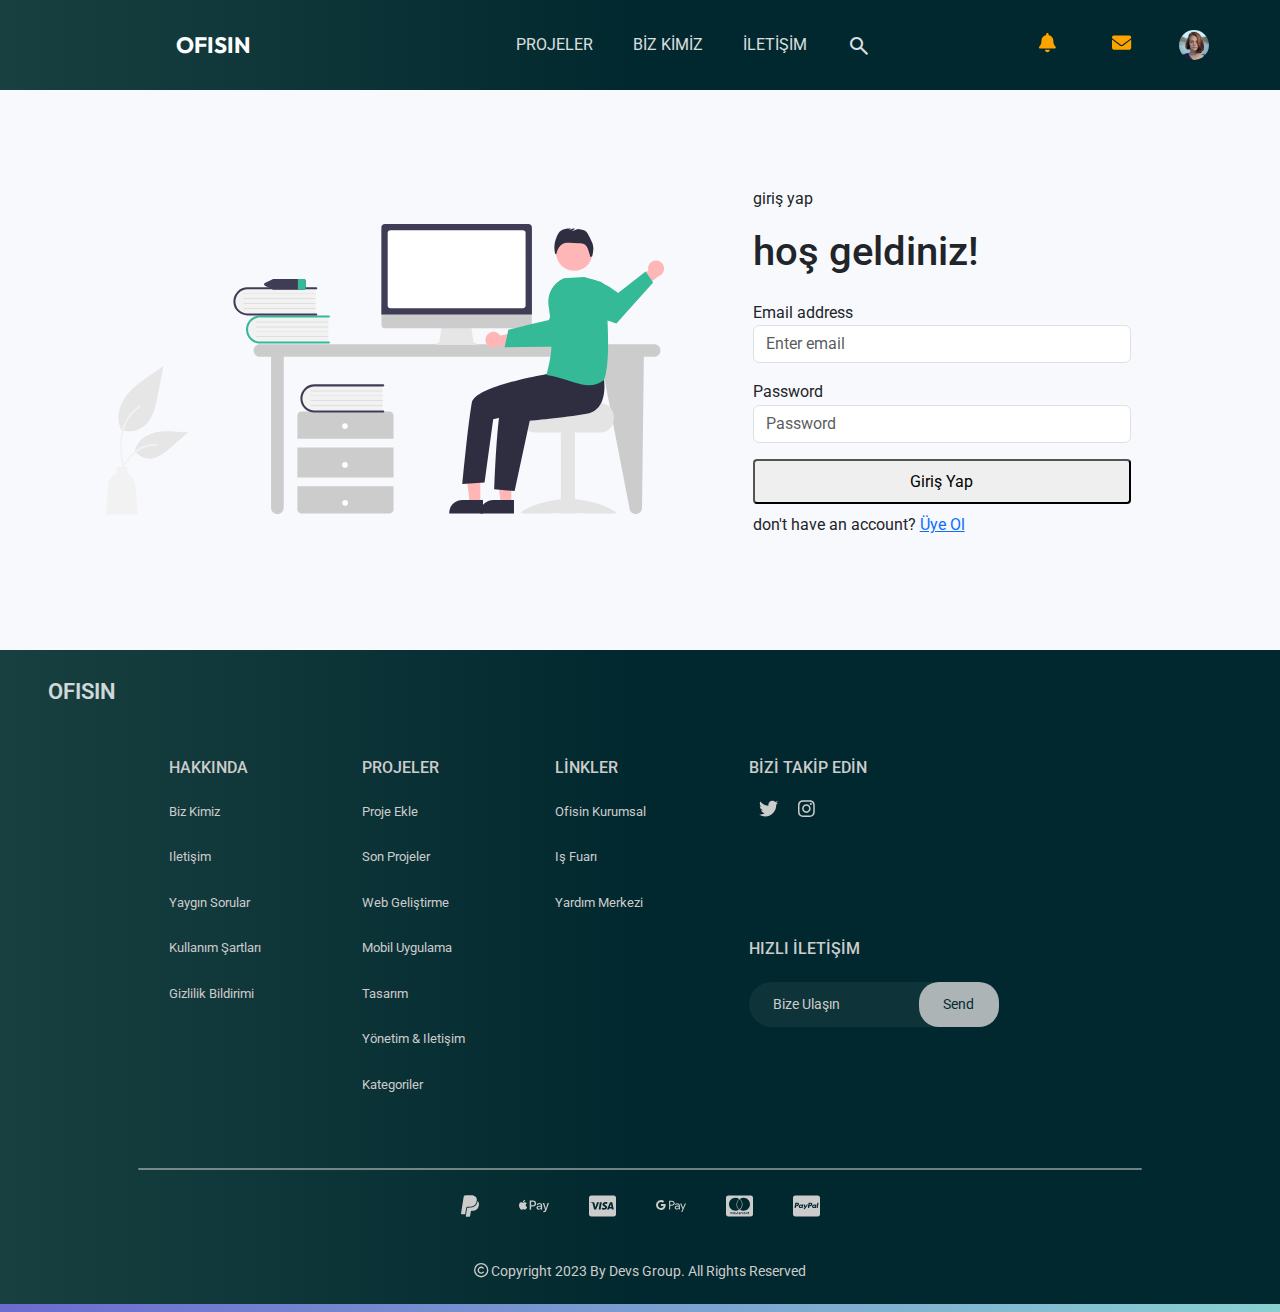
<file: login.html>
<!DOCTYPE html>
<html lang="tr">
<head>
    <meta charset="UTF-8">
    <meta name="viewport" content="width=device-width, initial-scale=1.0">
    <!-- Google icons -->
    <link rel="stylesheet" href="https://fonts.googleapis.com/css2?family=Material+Symbols+Outlined:opsz,wght,FILL,GRAD@20..48,100..700,0..1,-50..200" />
    <!-- bootstrap css files -->
    <link rel="stylesheet" href="./css/bootstrap.min.css">
    <!-- font awesome css files -->
    <link rel="stylesheet" href="./css/all.min.css">
    <!-- our styles -->
    <link rel="stylesheet" href="./css/common.css">
    <link rel="stylesheet" href="./css/footer.css">
    <link rel="stylesheet" href="./css/Navbar.css">
    <title>Ofisin</title>
</head>
<body>

    <header>
        <div class="container-fluid ofisin-main-navbar justify-content-center mb-5">
            <div class="row h-100 align-items-center">
                <div class="col-6 col-lg-4 d-flex justify-content-center">
                    <div class="ofisin-main-logo">
                        <a href="#">ofısın</a>
                    </div>
                </div>
                <div class="col-5 d-none d-lg-block">
                    <ul class="list-unstyled d-flex align-items-center justify-content-center">
                        <li class="ofisin-main-navbar-item">
                            <a href="#">projeler</a>
                        </li>
                        <li class="ofisin-main-navbar-item">
                            <a href="#">biz kimiz</a>
                        </li>
                        <li class="ofisin-main-navbar-item">
                            <a href="#">iletişim</a>
                        </li>
                        <li class="ofisin-main-navbar-item">
                            <a href="#">
                                <span class="material-symbols-outlined">search</span>
                            </a>
                        </li>
                    </ul>
                </div>
                <div class="col-3 ">
                    <ul class="list-unstyled ofisin-main-navbar-list d-flex align-items-center justify-content-center">
                        <li class="ofisin-main-navbar-item">
                                <i class="fa-solid fa-bell"></i>
                        </li>
                        <li class="ofisin-main-navbar-item text-center">
                                <i class="fa-solid fa-envelope"></i>
                        </li>
                        <li class="ofisin-main-navbar-item">
                            <div class="ofisin-main-navbar-profile-picture">
                            </div>
                        </li>
                    </ul>
                </div>

            </div>
            
        </div>
    </header>

    <main>
        <div class="ontainer-fluid login-signup-main">
            <div class="row justify-content-start p-5 align-items-center">
                <div class="col-12 mb-5 mb-xl-0 col-lg-7">
                    <img class="img-fluid header-vector-image" src="/img/main/hello.svg" alt="hello-image">
                </div>
                <div class="col-12 col-lg-4">
                    <p>giriş yap</p>
                    <h1>hoş geldiniz!</h1>
                    <form>
                        <div class="form-group mt-4">
                          <label for="exampleInputEmail1">Email address</label>
                          <input type="email" class="form-control" id="exampleInputEmail1" aria-describedby="emailHelp" placeholder="Enter email">
                        </div>
                        <div class="form-group mt-3">
                          <label for="exampleInputPassword1">Password</label>
                          <input type="password" class="form-control" id="exampleInputPassword1" placeholder="Password">
                        </div>
                        <button type="submit" class="w-100 login-signup-btn rounded-1 text-center mt-3 p-2">
                            Giriş Yap
                        </button>
                    </form>
                    <p class="mt-2">don't have an account? <a href="#">Üye Ol</a></p>
                </div>
            </div>
        </div>


    </main>

    <footer>
        <div class="container-fluid ofisin-footer p-4 mt-5">
            <!-- ofisin logo -->
            <div class="ofisin-logo ms-4">
                <a href="#">ofısın</a>
            </div>
            <div class="row p-5 justify-content-center">
                <div class="col-12 col-xl-6">
                    <!-- footer main links  -->
                    <div class="row">
                        <div class="col-12 col-md-4 m-3 m-lg-0">
                            <h5 class>
                                hakkında
                                <span class="material-symbols-outlined d-block d-md-none" data-bs-toggle="collapse" href="#aboutUs-collapse" role="button" aria-expanded="true" aria-controls="collapseExample">
                                    add
                                </span>
                            </h5>
                            <ul class="list-unstyled collapse show" id="aboutUs-collapse">
                                <li>
                                    <a href="#">biz kimiz</a>
                                </li>
                                <li>
                                    <a href="#">iletişim</a>
                                </li>
                                <li>
                                    <a href="#">yaygın sorular</a>
                                </li>
                                <li>
                                    <a href="#">kullanım şartları</a>
                                </li>
                                <li>
                                    <a href="#">gizlilik bildirimi</a>
                                </li>
                            </ul>
                        </div>
                        <div class="col-12 col-md-4 m-3 m-lg-0">
                            <h5>
                                projeler
                                <span class="material-symbols-outlined d-block d-md-none" data-bs-toggle="collapse" href="#projects-collapse" role="button" aria-expanded="false" aria-controls="collapseExample">
                                    add
                                </span>
                            </h5>
                            <ul class="list-unstyled collapse show" id="projects-collapse">
                                <li>
                                    <a href="#">proje ekle</a>
                                </li>
                                <li>
                                    <a href="#">son projeler</a>
                                </li>
                                <li>
                                    <a href="#">web geliştirme</a>
                                </li>
                                <li>
                                    <a href="#">mobil uygulama</a>
                                </li>
                                <li>
                                    <a href="#">tasarım</a>
                                </li>
                                <li>
                                    <a href="#">yönetim & iletişim</a>
                                </li>
                                <li>
                                    <a href="#">kategoriler</a>
                                </li>
                            </ul>
                        </div>
                        <div class="col-12 col-md-4 m-3 m-lg-0">
                            <h5>
                                linkler
                                <span class="material-symbols-outlined d-block d-md-none" data-bs-toggle="collapse" href="#links-collapse" role="button" aria-expanded="true" aria-controls="collapseExample">
                                    add
                                </span>
                            </h5>
                            <ul class="list-unstyled collapse show" id="links-collapse">
                                <li>
                                    <a href="#">ofisin kurumsal</a>
                                </li>
                                <li>
                                    <a href="#">iş fuarı</a>
                                </li>
                                <li>
                                    <a href="#">yardım merkezi</a>
                            </ul>
                        </div>
                    </div>
                </div>
                <!-- footer right section (reach us section) -->
                <div class="col-12 col-xl-4 m-0">
                    <div class="row flex-column h-100">
                        <!-- twitter & instagram links -->
                        <div class="col m-3 m-lg-0">
                            <h5>
                                <span class="material-symbols-outlined d-block d-md-none" data-bs-toggle="collapse" href="#follow-collapse" role="button" aria-expanded="true" aria-controls="collapseExample">
                                    add
                                </span>
                                bizi takip edin
                            </h5>
                            <ul class="list-unstyled footer-followUs-list collapse show" id="follow-collapse">
                                <li>
                                    <a href="#">
                                        <i class="fa-brands fa-twitter"></i>
                                    </a>
                                </li>
                                <li>
                                    <a href="#">
                                        <i class="fa-brands fa-instagram"></i>
                                    </a>
                                </li>
                            </ul>
                        </div>
                        <!-- send button section -->
                        <div class="col m-3 m-lg-0">
                            <h5>
                                hızlı iletişim
                                <span class="material-symbols-outlined d-block d-md-none" data-bs-toggle="collapse" href="#contact-collapse" role="button" aria-expanded="true" aria-controls="collapseExample">
                                    add
                                </span>
                            </h5>
                            <a href="#" class="collapse show" id="contact-collapse">
                                <div class="footer-reachUs-box rounded-5 d-flex align-items-center ps-4 mt-4">
                                    bize ulaşın
                                 </div>
                            </a>
                        </div>
                    </div>
                </div>
            </div>
            <!-- footer bottom section (payment brands) and copyright-->
            <div class="row flex-column footer-brands-box">
                <div class="col-12">
                    <ul class="list-unstyled footer-brands-list d-flex justify-content-center">
                        <li>
                            <i class="fa-brands fa-paypal"></i>
                        </li>
                        <li>
                            <i class="fa-brands fa-apple-pay"></i>
                        </li>
                        <li>
                            <i class="fa-brands fa-cc-visa"></i>
                        </li>
                        <li>
                            <i class="fa-brands fa-google-pay"></i>
                        </li>
                        <li>
                            <i class="fa-brands fa-cc-mastercard"></i>
                        </li>
                        <li>
                            <i class="fa-brands fa-cc-paypal"></i>
                        </li>
                    </ul>
                </div>
                <div class="col-12 text-center">
                    <h6>
                        <i class="fa-regular fa-copyright"></i>
                        copyright 2023 by devs group. all rights reserved
                    </h6>
                </div>
            </div>
        </div>

    </footer>

    
</body>
<!-- jquery -->
<script src="./js/jquery.min.js"></script>
<!-- bootstrap -->
<script src="./js/bootstrap.bundle.min.js"></script>
<!-- fontawesome -->
<script src="./js/all.min.js"></script>
</html>
</file>
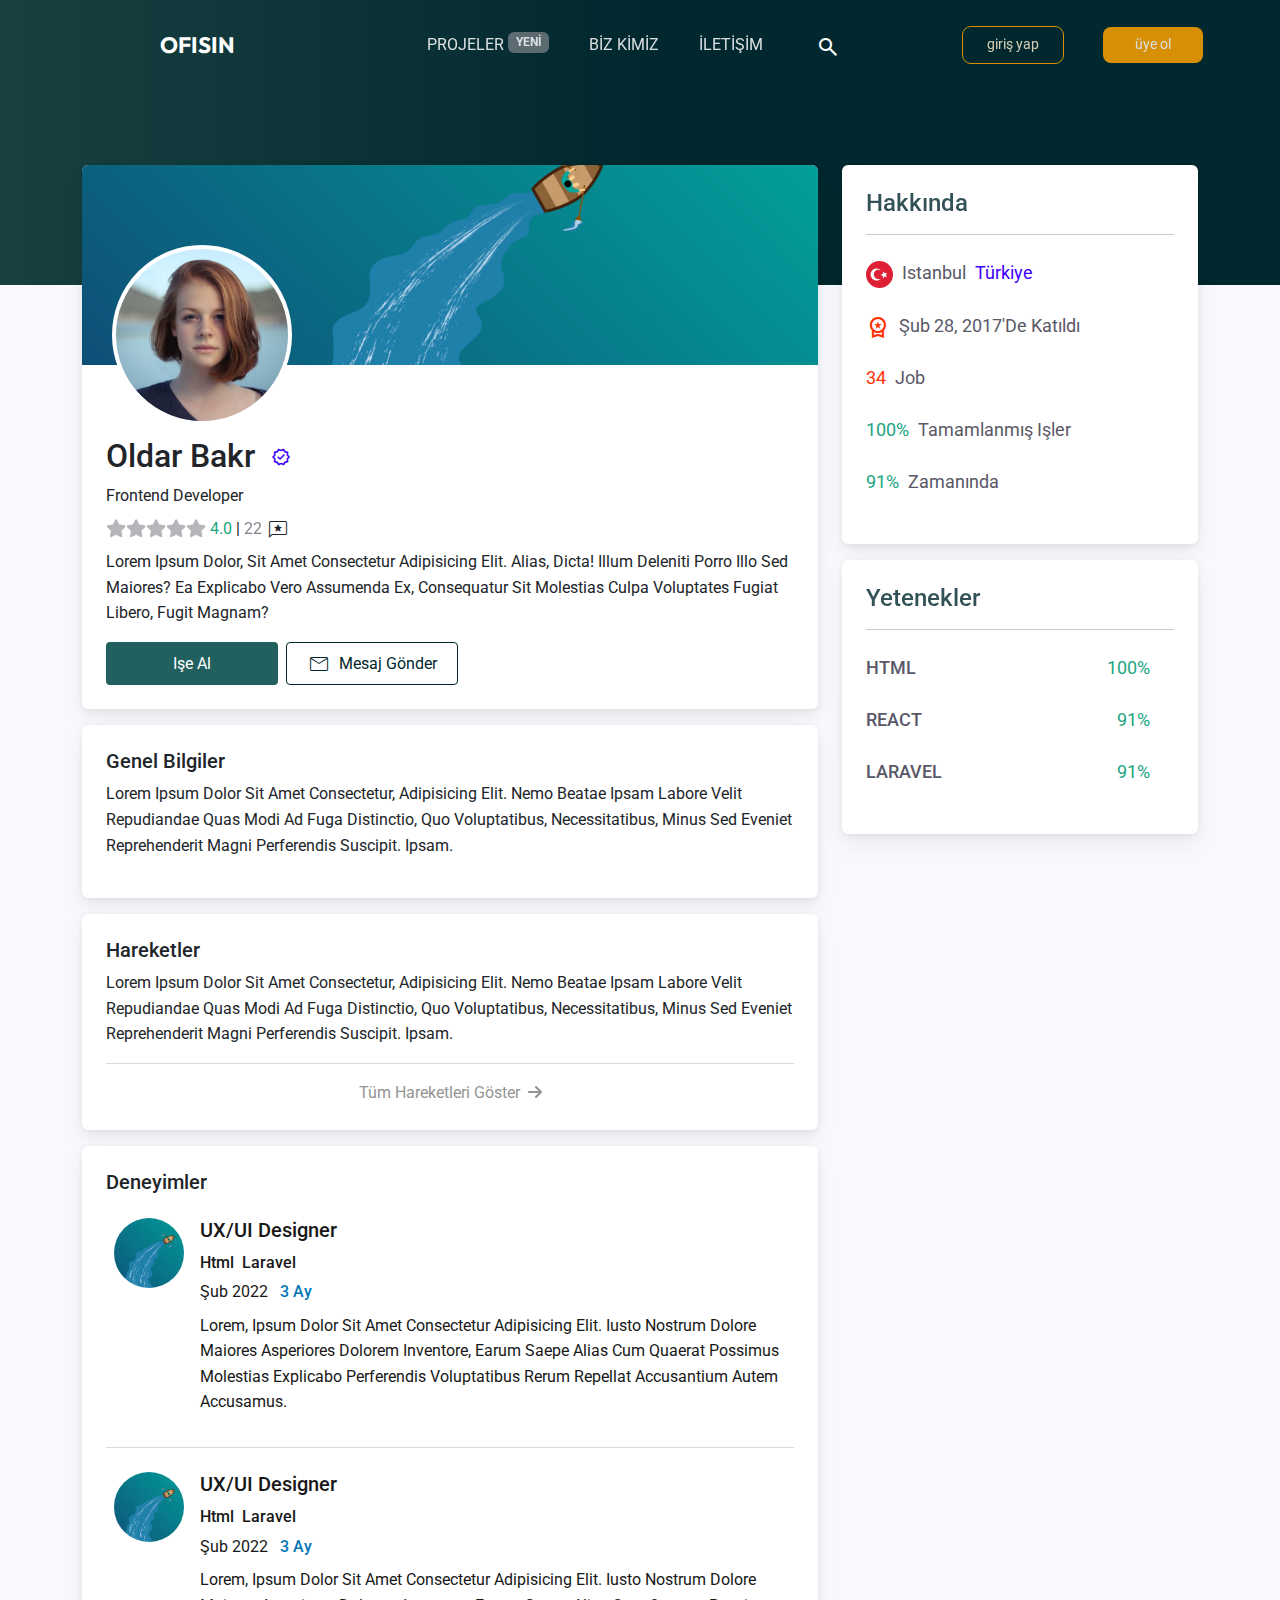
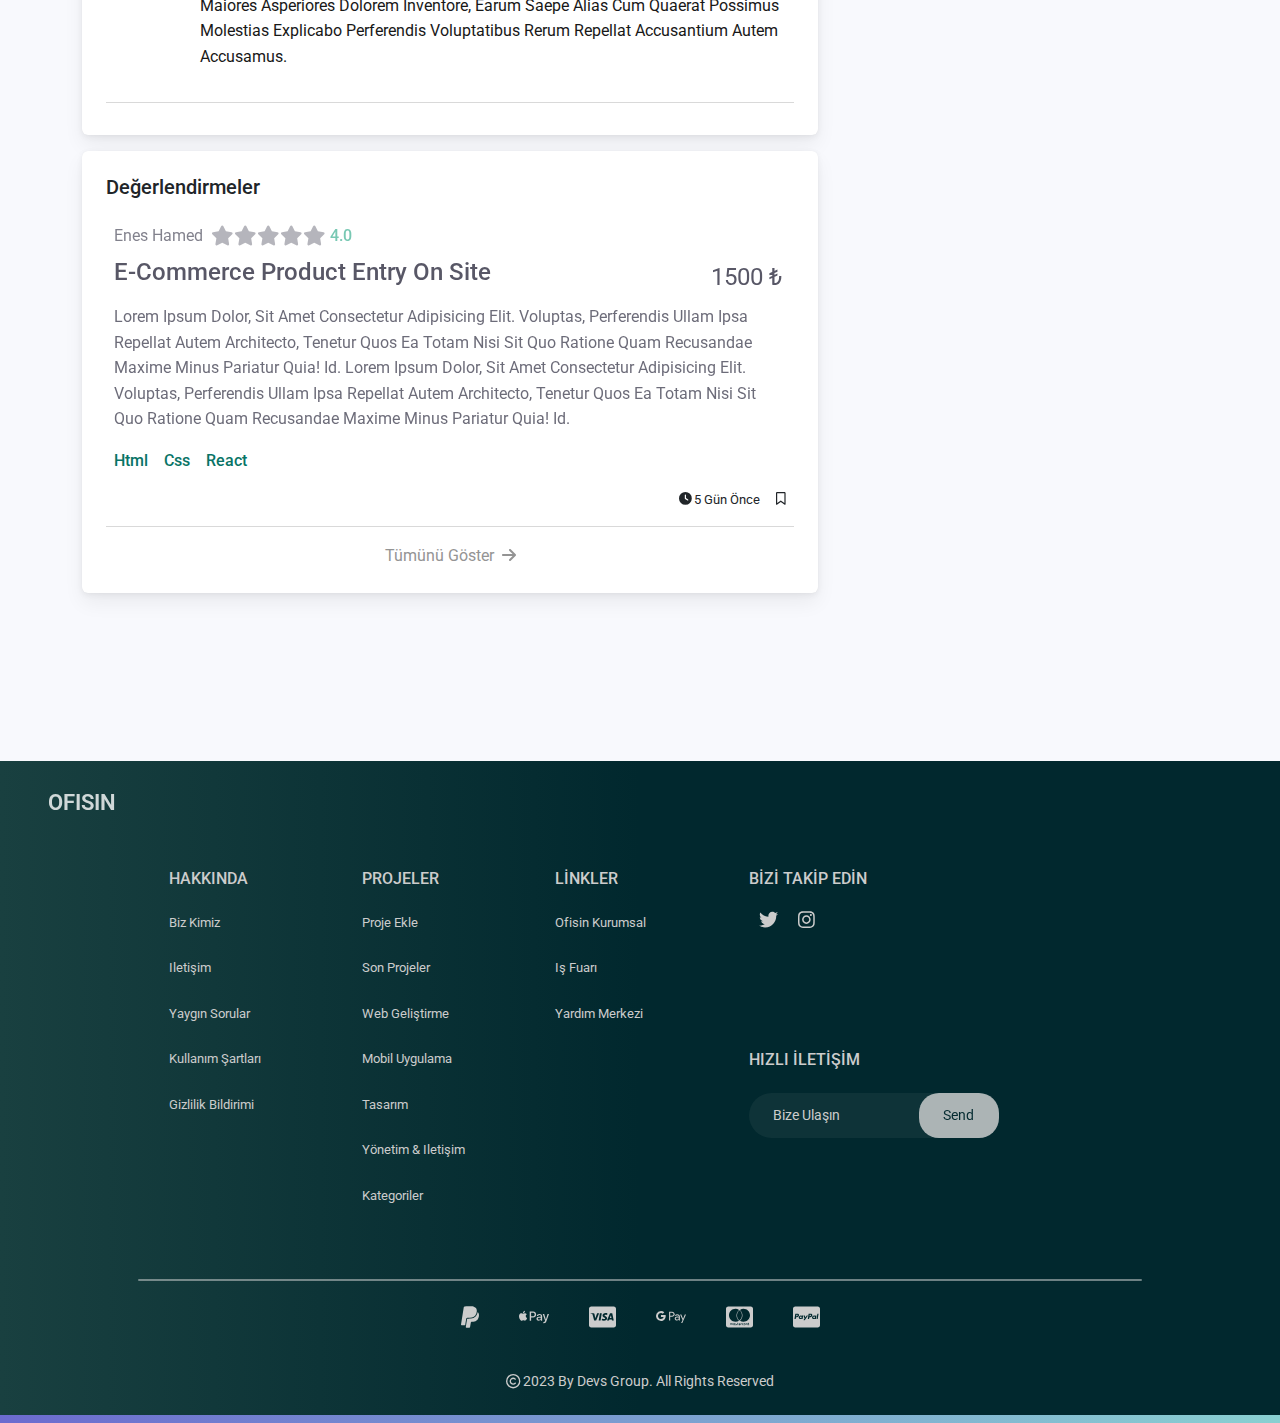
<file: profile.html>
<!DOCTYPE html>
<html lang="tr">
<head>
    <meta charset="UTF-8">
    <meta name="viewport" content="width=device-width, initial-scale=1.0">
    <!-- Google icons -->
    <link rel="stylesheet" href="https://fonts.googleapis.com/css2?family=Material+Symbols+Outlined:opsz,wght,FILL,GRAD@20..48,100..700,0..1,-50..200" />
    <!-- bootstrap css files -->
    <link rel="stylesheet" href="./css/bootstrap.min.css">
    <!-- font awesome css files -->
    <link rel="stylesheet" href="./css/all.min.css">
    <!-- our styles -->
    <link rel="stylesheet" href="./css/common.css">
    <link rel="stylesheet" href="./css/footer.css">
    <link rel="stylesheet" href="./css/Navbar.css">
    <link rel="stylesheet" href="./css/profile.css">

    <title>Ofisin</title>
</head>
<body>



<header class="ofisin-main-header">
    <nav>
        <div class="container-fluid ofisin-main-navbar">
            <div class="row h-100 align-items-center">
                <!-- navbar logo -->
                <div class="col d-flex justify-content-xs-start justify-content-sm-center ms-2 ms-sm-0" >
                    <div class="ofisin-main-logo">
                        <a href="index.html">ofısın</a>
                    </div>
                </div>
    
                <!-- navbar main links -->
                <div class="col d-none d-lg-flex justify-content-center pages-links-col">
                    <ul class="list-unstyled d-flex justify-content-center align-items-center">
                        <li class="ofisin-main-navbar-item ofisin-main-navbar-pages text-nowrap">
                            <a href="#">
                                projeler <span class="badge bg-secondary align-top">Yeni</span>
                            </a>
                        </li>
                        <li class="ofisin-main-navbar-item ofisin-main-navbar-pages text-nowrap">
                            <a href="#">biz kimiz</a>
                        </li>
                        <li class="ofisin-main-navbar-item ofisin-main-navbar-pages">
                            <a href="#">iletişim</a>
                        </li>
                        <li class="ofisin-main-navbar-item">
                            <div class="search-box">
                                <form action="post">
                                    <button  class="btn-search" type="submit"><span class="material-symbols-outlined">search</span></button>
                                    <input type="text" class="input-search" placeholder="Buraya yazınız..">
                                </form>
                                </div>
                        </li>
                    </ul>
                </div>
    
                <!-- navbar right side section for users who are logged in -->
                <div class="col d-none justify-content-sm-center ms-2 ms-sm-0">
                    
                    <ul class="list-unstyled d-flex align-items-baseline">
                        <!-- Notifications parent-->
                        <li class="ofisin-main-navbar-item position-relative notifications">
                            <i class="fa-solid fa-bell" ></i>
                            <!-- dropdown arrow icon -->
                            <div class="dropdown-arrow"></div>
                            <!-- dropdown box -->
                            <div class="main-navbar-dropdown rounded-1 p-2">
                                <!-- notification box start-->
                                <a class="text-reset text-decoration-none" href="#">
                                    <div class="notification rounded-2 d-flex p-2">
                                        <div class="notification-picture" alt="notification-pic"></div>
                                        <div class="ps-2 notification-text text-start">
                                            Hasan'dan yeni mesajınız var
                                            <br>
                                            <i class="fa-solid fa-clock align-middle ps-0 pe-0"></i>
                                            <span>5 dk önce</span>
                                        </div>
                                    </div>
                                </a>
                                <!-- notification box end-->
    
                                <!-- Shown when there is no message  START-->
                                <!-- <div class="dropdown-empty-inbox d-flex align-items-center p-2" role="alert">
                                        <i class="fa-solid fa-exclamation me-2"></i>
                                        <div>
                                            Henüz bir bildiriminiz gözükmüyor
                                        </div>
                                    </div> -->
                                <!-- Shown when there is no message END-->
                            </div>
                            <!-- notification badge start-->
                            <span class="position-absolute top-0 start-100 translate-middle badge rounded-pill bg-secondary">
                                99+
                            <span class="visually-hidden">new notifications</span>
                            <!-- notification badge end-->
                        </li>
                        <!-- Messeges parent-->
                        <li class="ofisin-main-navbar-item position-relative messages">
                            <i class="fa-solid fa-envelope"></i>
                            <div class="dropdown-arrow"></div>
                            <div class="main-navbar-dropdown rounded-1 p-2">
                                <!-- notification box start -->
                                <a class="text-reset text-decoration-none" href="#">
                                    <div class="notification rounded-2 d-flex p-2">
                                        <div class="notification-picture" alt="notification-pic"></div>
                                        <div class="ps-2 notification-text text-start">
                                            Hasan'dan yeni mesajınız var
                                            <br>
                                            <i class="fa-solid fa-clock align-middle ps-0 pe-0"></i>
                                            <span>5 dk önce</span>
                                        </div>
                                    </div>
                                </a>
                                <!-- notification box end -->
    
                                <!-- Shown when there is no message  START-->
                                <!-- <div class="dropdown-empty-inbox d-flex align-items-center p-2" role="alert">
                                        <i class="fa-solid fa-exclamation me-2"></i>
                                        <div>
                                            Henüz bir bildiriminiz gözükmüyor
                                        </div>
                                    </div> -->
                                <!-- Shown when there is no message END-->
                            </div>
                            <span class="position-absolute top-0 start-100 translate-middle badge rounded-pill bg-secondary">
                                12
                            <span class="visually-hidden">unread messages</span>
                            
                        </li>
                        <!-- Profile setting parent -->
                        <li class="ofisin-main-navbar-item position-relative profile-links">
                            <div class="ofisin-main-navbar-profile-picture" ></div>
                            <div class="dropdown-arrow"></div>
                            <div class="main-navbar-dropdown rounded-1 p-2">
                                <!-- profile dropdown -->
                                <ul class="list-unstyled profile-dropdown d-flex flex-column p-2">
                                    <li class="p-2 rounded-2"><a href="#">Profile</a></li>
                                    <li class="p-2 rounded-2"><a href="#">Şikayet et</a></li>
                                    <li class="p-2 rounded-1"><a  href="#">Logout</a></li>
                                </ul>
                            </div>
                        </li>
                    </ul>
                    
                </div>
    
                <!-- navbar right side section for users who are (not) logged in -->
                <div class="col d-flex justify-content-sm-center ms-2 ms-sm-0">
                    <ul class="list-unstyled d-flex align-items-center justify-content-center">
                        <li class="ofisin-main-navbar-item">
                            <a href="signIn.html">
                                <button type="button" class="ofisin-navbar-btn1 rounded-3 text-nowrap">giriş yap</button>
                            </a>
                        </li>
                        <li  class="ofisin-main-navbar-item">
                            <a href="signUp.html" class="hvr-grow">
                                <button type="button" class="ofisin-navbar-btn2 rounded-3 text-nowrap">üye ol</button>
                            </a>
                        </li>
                    </ul>
                </div>
    
            </div>
            
        </div>
    </nav>
</header>


<main class="container ofisin-main position-relative">

    <div class="row align-items-start">

        <!-- profile main box -->
        <div class="col-12 col-lg-8 d-flex flex-column profile-main rounded-2">

            <div class="rounded-2">
                <!-- profile images -->
                <div class="profile-cover position-relative">
                    <div class="profile-image position-absolute"></div>
                </div>
                <!-- profile header info -->
                <div class="profile-info p-4 mt-5">
                    <h2>
                        <a href="#" class="text-reset">oldar bakr </a>
                        <span class="material-symbols-outlined ms-2 fs-5 verified-profile-icon" data-bs-toggle="tooltip" data-bs-placement="top" data-bs-title="verified">verified</span>
                    </h2>
                    <p class="mb-0">frontend developer</p>
                    <div class="d-flex align-items-center">
                        <div class="rating d-inline-flex flex-row-reverse">
                            <!-- Add "checked" to the input tag until its evaluation -->
                            <input type="radio" id="star1" name="rate" value="1">
                            <label for="star1" title="rate"></label>
                            <input type="radio" id="star2" name="rate" value="2">
                            <label for="star2" title="rate"></label>
                            <input type="radio" id="star3" name="rate" value="3">
                            <label for="star3" title="rate"></label>
                            <input type="radio" id="star4" name="rate" value="4">
                            <label for="star4" title="rate"></label>
                            <input type="radio" id="star5" name="rate" value="5">
                            <label for="star5" title="text"></label> 
                        </div>
                        <div class="ms-1 review-box">
                            <!-- evaluation percentage -->
                            <span>4.0</span>
                            <!-- number of reviews -->
                            &VerticalLine;<span> 22 </span>
                            <span class="material-symbols-outlined align-bottom text-reset"  data-bs-toggle="tooltip" data-bs-placement="top" data-bs-title="reviews number">reviews</span>
                        </div>

                    </div>
                    <p>
                        Lorem ipsum dolor, sit amet consectetur adipisicing elit. Alias, dicta! Illum deleniti porro illo sed maiores? Ea explicabo vero assumenda ex, consequatur sit molestias culpa voluptates fugiat libero, fugit magnam?
                    </p>
                    <div class="d-flex flex-nowrap">
                        <button type="submit" class="ofisin-btn rounded-1 text-nowrap text-center p-2 me-2">
                            işe al
                        </button>
                        <button type="submit" class="ofisin-btn2 rounded-1 text-nowrap text-center p-2">
                            <span class="material-symbols-outlined me-1 align-bottom">mail</span>
                            mesaj gönder
                        </button>
                    </div>
                </div>
            </div>

            <!-- global info section -->
            <div class="rounded-2 mt-3 p-4">
                <h5>genel bilgiler</h5>
                <p>Lorem ipsum dolor sit amet consectetur, adipisicing elit. Nemo beatae ipsam labore velit repudiandae quas modi ad fuga distinctio, quo voluptatibus, necessitatibus, minus sed eveniet reprehenderit magni perferendis suscipit. Ipsam.</p>
            </div>
            <!-- actions section -->
            <div class="rounded-2 mt-3 p-4">
                <h5>hareketler</h5>
                <div class="profile-action">
                    <p>
                        <a href="#" class="text-reset">
                            Lorem ipsum dolor sit amet consectetur, adipisicing elit. Nemo beatae ipsam labore velit repudiandae quas modi ad fuga distinctio, quo voluptatibus, necessitatibus, minus sed eveniet reprehenderit magni perferendis suscipit. Ipsam.
                        </a>
                    </p>
                </div>
                <!-- all activities link -->
                <div class="w-100 text-center show-all mt-3">
                    <a href="#">tüm hareketleri göster<i class="fa-solid fa-arrow-right ms-2"></i></a>
                </div>
            </div>
            <!-- work experience -->
            <div class="rounded-2 mt-3 p-4">

                <h5>deneyimler</h5>
                <!-- experience box -->
                <div class="d-flex work-section mt-3 mb-2 p-2 pb-3">
                    <div class="work-pic"></div>
                    <div class="ms-3">
                        <h5>UX/UI designer</h5>
                        <ul class="list-unstyled d-flex mb-1">
                            <li class="me-2">html</li>
                            <li class="me-2">Laravel</li>
                        </ul>
                        <p class="mb-2">
                            şub 2022 <span class="ms-2">3 ay</span>
                        </p>
                        <p>
                            Lorem, ipsum dolor sit amet consectetur adipisicing elit. Iusto nostrum dolore maiores asperiores dolorem inventore, earum saepe alias cum quaerat possimus molestias explicabo perferendis voluptatibus rerum repellat accusantium autem accusamus.
                        </p>
                    </div>
                </div>
                <!-- experience box -->
                <div class="d-flex work-section mt-3 mb-2 p-2 pb-3">
                    <div class="work-pic"></div>
                    <div class="ms-3">
                        <h5>UX/UI designer</h5>
                        <ul class="list-unstyled d-flex mb-1">
                            <li class="me-2">html</li>
                            <li class="me-2">Laravel</li>
                        </ul>
                        <p class="mb-2">
                            şub 2022 <span class="ms-2">3 ay</span>
                        </p>
                        <p>
                            Lorem, ipsum dolor sit amet consectetur adipisicing elit. Iusto nostrum dolore maiores asperiores dolorem inventore, earum saepe alias cum quaerat possimus molestias explicabo perferendis voluptatibus rerum repellat accusantium autem accusamus.
                        </p>
                    </div>
                </div>
                

            </div>

            <!-- reviews section -->
            <div class="rounded-2 mt-3 p-4 skills-section">
                <h5>değerlendirmeler</h5>

                <!-- project review -->
                <div class="project-box mt-2 p-2 pb-3">
                    <!-- project manager info -->
                    <div class="d-flex align-items-center project-manager-info ">
                        <span class="me-2">enes hamed</span>

                        <div class="rating d-inline-flex flex-row-reverse">
                            <!-- Add "checked" to the input tag until its evaluation -->
                            <input type="radio" id="star1" name="rate" value="1">
                            <label for="star1" title="rate"></label>
                            <input type="radio" id="star2" name="rate" value="2">
                            <label for="star2" title="rate"></label>
                            <input type="radio" id="star3" name="rate" value="3">
                            <label for="star3" title="rate"></label>
                            <input type="radio" id="star4" name="rate" value="4">
                            <label for="star4" title="rate"></label>
                            <input type="radio" id="star5" name="rate" value="5">
                            <label for="star5" title="text"></label> 
                        </div>

                        <div class="ms-1 review-box">
                            <!-- evaluation percentage -->
                            <span>4.0</span>
                        </div>

                    </div>


                    <!-- project title -->
                    <div class="row justify-content-between align-items-center">
                        <div class="col-12 col-lg-9">
                            <h5 class="d-inline-flex">
                                <a href="#" class="text-reset">
                                    E-Commerce Product Entry on Site
                                </a> 
                            </h5>
                        </div>
                        <div class="col-12 col-lg-3 text-lg-end">
                            <span class="me-1 project-budget">1500 &#8378; </span>
                        </div>
                    </div>

                    <!-- review text -->
                    <div class="project-box-text">
                        <p class="mt-2">
                                Lorem ipsum dolor, sit amet consectetur adipisicing elit. Voluptas, perferendis ullam ipsa repellat autem architecto, tenetur quos ea totam nisi sit quo ratione quam recusandae maxime minus pariatur quia! Id.
                                Lorem ipsum dolor, sit amet consectetur adipisicing elit. Voluptas, perferendis ullam ipsa repellat autem architecto, tenetur quos ea totam nisi sit quo ratione quam recusandae maxime minus pariatur quia! Id.
                        </p>
                    </div>

                    <div class="row">
                        <ul class="list-unstyled">
                            <li class="me-3 ">html</li>
                            <li class="me-3 ">css</li>
                            <li class="me-3 ">react</li>
                        </ul>
                    </div>

                    <div class="d-flex justify-content-end project-box-bottom">
                        <span class="me-3">
                            <i class="fa-solid fa-clock"></i> 
                            5 gün önce
                        </span>
                        <!-- bookmark -->
                        <div class="text-end project-bookmark">
                            <!-- project unsaved -->
                            <span  data-bs-toggle="tooltip" data-bs-placement="top" title="save project">
                                <i class="fa-regular fa-bookmark"></i>
                                <!-- show this when the project saved -->
                                <!-- <i class="fa-solid fa-bookmark saved"></i> -->
                            </span>
                        </div>
                        
                    </div>

                </div>

                <!-- all skills link -->
                <div class="w-100 text-center show-all mt-3">
                    <a href="#">tümünü göster<i class="fa-solid fa-arrow-right ms-2"></i></a>
                </div>

            </div>

        </div>
        <!-- profile right sections -->
        <div class="col-12 col-lg-4 d-flex flex-column profile-section mt-3 mt-lg-0">

            <div class="profile-about rounded-2 p-4 mb-3">
                <h4>hakkında</h4>
                <hr>
                <ul class="mt-3 list-unstyled profile-section-list">
                    <li class="m-4 ms-0">
                        <img src="./img/tr.svg" alt="tr" class="img-fluid">
                        <span>istanbul</span>
                        <span>türkiye</span>
                    </li>
                    <li class="m-4 ms-0">
                        <span class="material-symbols-outlined">workspace_premium</span>
                         şub 28, 2017'de katıldı
                    </li>
                    <li class="m-4 ms-0">
                        <span>34</span> job
                    </li>
                    <li class="m-4 ms-0">
                        <span class="green-number">100%</span> tamamlanmış işler
                    </li>
                    <li class="m-4 ms-0">
                        <span class="green-number">91%</span> zamanında
                    </li>
                </ul>
            </div>

            <div class="profile-about rounded-2 p-4">
                <h4>yetenekler</h4>
                <hr>
                <ul class="mt-3 list-unstyled profile-skills-list">
                    <li class="d-flex justify-content-between m-4 ms-0">
                        html
                        <span class="green-number">100%</span> 
                    </li>
                    <li class="d-flex justify-content-between m-4 ms-0">
                        react
                        <span class="green-number text-end">91%</span> 
                    </li>
                    <li class="d-flex justify-content-between m-4 ms-0">
                        laravel
                        <span class="green-number text-end">91%</span> 
                    </li>
                </ul>
            </div>

        </div>
        

    </div>


</main>



<footer>
    <div class="container-fluid ofisin-footer p-4 mt-5">
        <!-- ofisin logo -->
        <div class="ofisin-logo ms-4">
            <a href="#">ofısın</a>
        </div>
        <!-- footer main content -->
        <div class="row p-5 justify-content-center">
            <div class="col-12 col-xl-6">
                <!-- footer main links  -->
                <div class="row">
                    <div class="col-12 col-md-4 m-3 m-lg-0">
                        <h5 class>
                            hakkında
                            <span class="material-symbols-outlined d-block d-md-none" data-bs-toggle="collapse" href="#aboutUs-collapse" role="button" aria-expanded="true" aria-controls="collapseExample">
                                add
                            </span>
                        </h5>
                        <ul class="list-unstyled collapse show" id="aboutUs-collapse">
                            <li>
                                <a href="#">biz kimiz</a>
                            </li>
                            <li>
                                <a href="#">iletişim</a>
                            </li>
                            <li>
                                <a href="#">yaygın sorular</a>
                            </li>
                            <li>
                                <a href="#">kullanım şartları</a>
                            </li>
                            <li>
                                <a href="#">gizlilik bildirimi</a>
                            </li>
                        </ul>
                    </div>
                    <div class="col-12 col-md-4 m-3 m-lg-0">
                        <h5>
                            projeler
                            <span class="material-symbols-outlined d-block d-md-none" data-bs-toggle="collapse" href="#projects-collapse" role="button" aria-expanded="false" aria-controls="collapseExample">
                                add
                            </span>
                        </h5>
                        <ul class="list-unstyled collapse show" id="projects-collapse">
                            <li>
                                <a href="#">proje ekle</a>
                            </li>
                            <li>
                                <a href="#">son projeler</a>
                            </li>
                            <li>
                                <a href="#">web geliştirme</a>
                            </li>
                            <li>
                                <a href="#">mobil uygulama</a>
                            </li>
                            <li>
                                <a href="#">tasarım</a>
                            </li>
                            <li>
                                <a href="#">yönetim & iletişim</a>
                            </li>
                            <li>
                                <a href="#">kategoriler</a>
                            </li>
                        </ul>
                    </div>
                    <div class="col-12 col-md-4 m-3 m-lg-0">
                        <h5>
                            linkler
                            <span class="material-symbols-outlined d-block d-md-none" data-bs-toggle="collapse" href="#links-collapse" role="button" aria-expanded="true" aria-controls="collapseExample">
                                add
                            </span>
                        </h5>
                        <ul class="list-unstyled collapse show" id="links-collapse">
                            <li>
                                <a href="#">ofisin kurumsal</a>
                            </li>
                            <li>
                                <a href="#">iş fuarı</a>
                            </li>
                            <li>
                                <a href="#">yardım merkezi</a>
                        </ul>
                    </div>
                </div>
            </div>
            <!-- footer right section (reach us section) -->
            <div class="col-12 col-xl-4 m-0">
                <div class="row flex-column h-100">
                    <!-- twitter & instagram links -->
                    <div class="col m-3 m-lg-0">
                        <h5>
                            bizi takip edin
                            <span class="material-symbols-outlined d-block d-md-none" data-bs-toggle="collapse" href="#follow-collapse" role="button" aria-expanded="true" aria-controls="collapseExample">
                                add
                            </span>
                        </h5>
                        <ul class="list-unstyled footer-followUs-list collapse show" id="follow-collapse">
                            <li>
                                <a href="#">
                                    <i class="fa-brands fa-twitter"></i>
                                </a>
                            </li>
                            <li>
                                <a href="#">
                                    <i class="fa-brands fa-instagram"></i>
                                </a>
                            </li>
                        </ul>
                    </div>
                    <!-- send button section -->
                    <div class="col m-3 m-lg-0">
                        <h5>
                            hızlı iletişim
                            <span class="material-symbols-outlined d-block d-md-none" data-bs-toggle="collapse" href="#contact-collapse" role="button" aria-expanded="true" aria-controls="collapseExample">
                                add
                            </span>
                        </h5>
                        <a href="#" class="collapse show" id="contact-collapse">
                            <div class="footer-reachUs-box rounded-5 d-flex align-items-center ps-4 mt-4">
                                bize ulaşın
                                </div>
                        </a>
                    </div>
                </div>
            </div>
        </div>
        <!-- footer bottom section (payment brands) and copyright-->
        <div class="row flex-column footer-brands-box">
            <div class="col-12">
                <ul class="list-unstyled footer-brands-list d-flex justify-content-center">
                    <li>
                        <i class="fa-brands fa-paypal"></i>
                    </li>
                    <li>
                        <i class="fa-brands fa-apple-pay"></i>
                    </li>
                    <li>
                        <i class="fa-brands fa-cc-visa"></i>
                    </li>
                    <li>
                        <i class="fa-brands fa-google-pay"></i>
                    </li>
                    <li>
                        <i class="fa-brands fa-cc-mastercard"></i>
                    </li>
                    <li>
                        <i class="fa-brands fa-cc-paypal"></i>
                    </li>
                </ul>
            </div>
            <div class="col-12 text-center">
                <h6>
                    <i class="fa-regular fa-copyright"></i>
                        2023 by devs group. all rights reserved
                </h6>
            </div>
        </div>
    </div>

</footer>

    
</body>
<!-- jquery -->
<script src="./js/jquery.min.js"></script>
<!-- bootstrap -->
<script src="./js/bootstrap.bundle.min.js"></script>
<!-- fontawesome -->
<script src="./js/all.min.js"></script>
<script src="./js/script.js"></script>
</html>
</file>
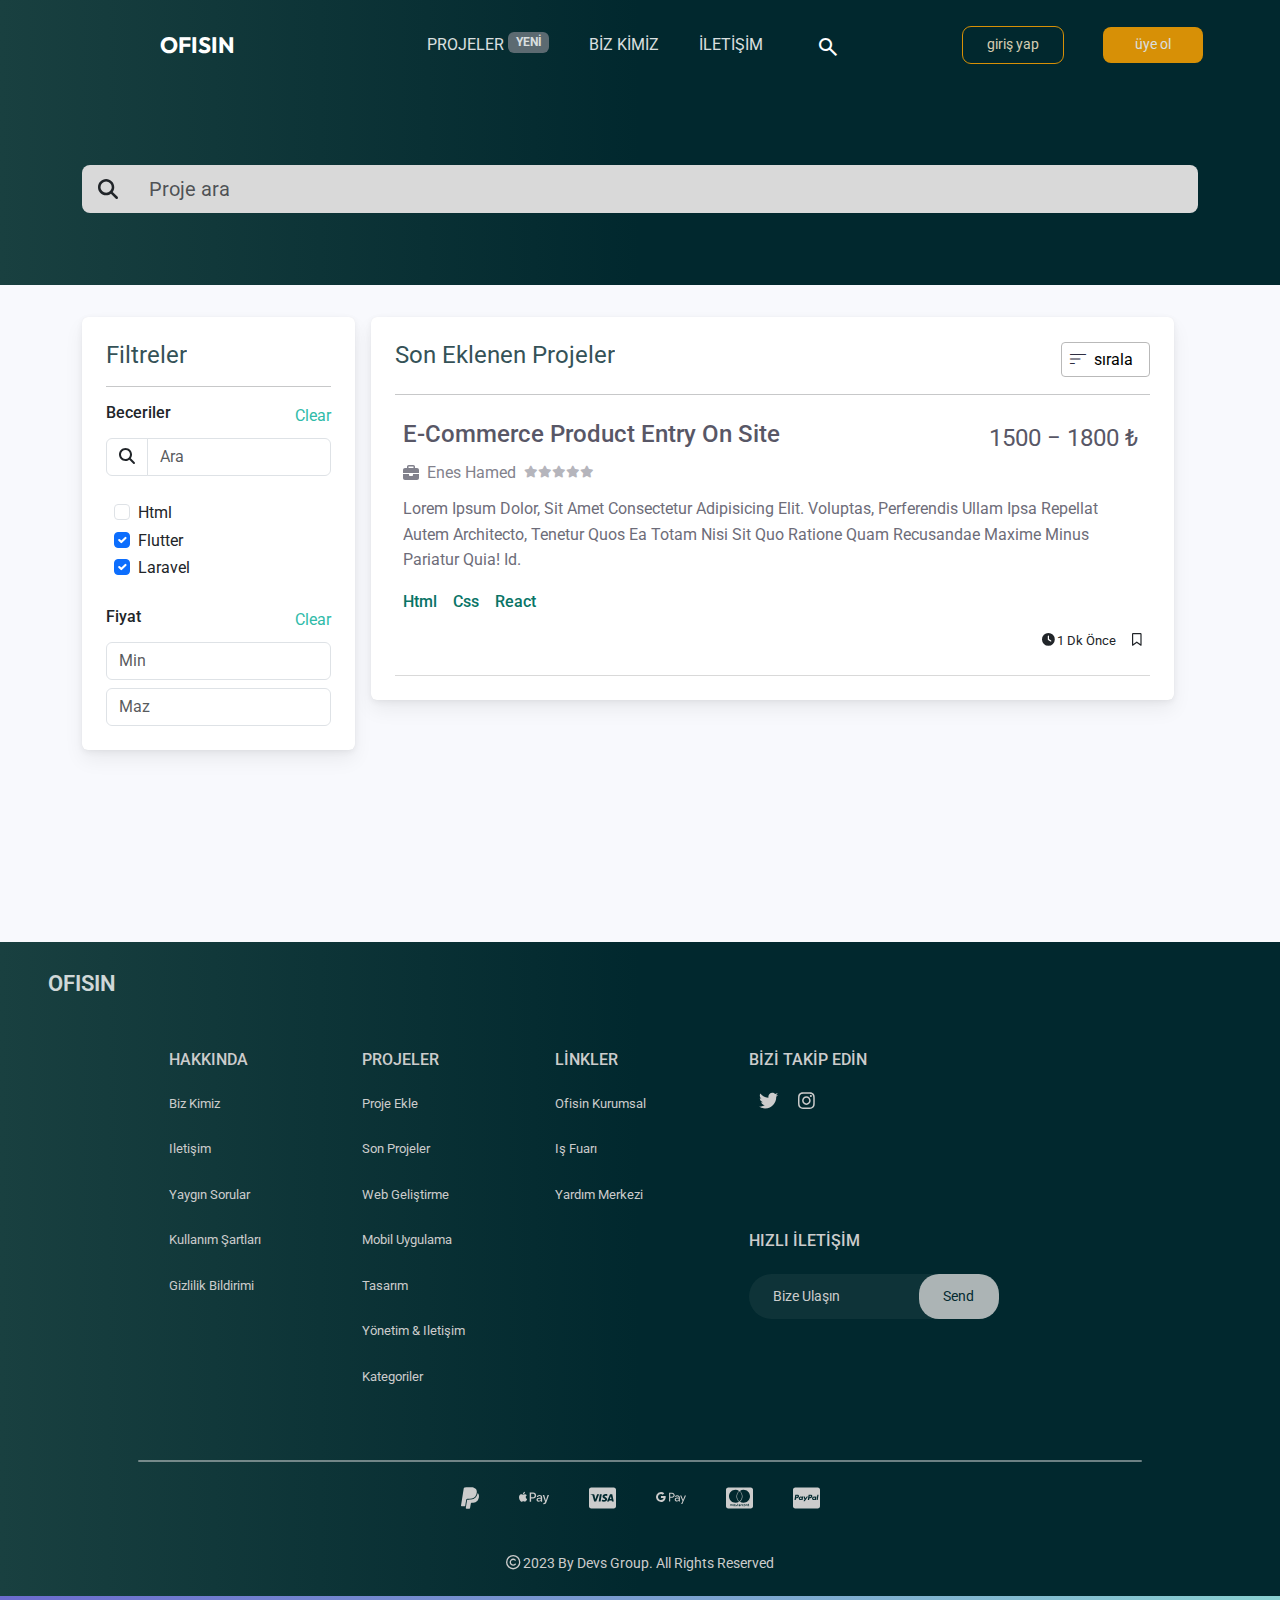
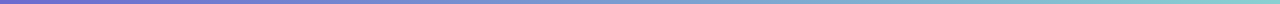
<file: projects.html>
<!DOCTYPE html>
<html lang="tr">
<head>
    <meta charset="UTF-8">
    <meta name="viewport" content="width=device-width, initial-scale=1.0">
    <!-- Google icons -->
    <link rel="stylesheet" href="https://fonts.googleapis.com/css2?family=Material+Symbols+Outlined:opsz,wght,FILL,GRAD@20..48,100..700,0..1,-50..200" />
    <!-- bootstrap css files -->
    <link rel="stylesheet" href="./css/bootstrap.min.css">
    <!-- font awesome css files -->
    <link rel="stylesheet" href="./css/all.min.css">
    <!-- our styles -->
    <link rel="stylesheet" href="./css/common.css">
    <link rel="stylesheet" href="./css/footer.css">
    <link rel="stylesheet" href="./css/Navbar.css">
    <link rel="stylesheet" href="./css/projects.css">

    <title>Ofisin</title>
</head>
<body>



<header class="ofisin-main-header">
    <nav>
        <div class="container-fluid ofisin-main-navbar">
            <div class="row h-100 align-items-center">
                <!-- navbar logo -->
                <div class="col d-flex justify-content-xs-start justify-content-sm-center ms-2 ms-sm-0" >
                    <div class="ofisin-main-logo">
                        <a href="index.html">ofısın</a>
                    </div>
                </div>
    
                <!-- navbar main links -->
                <div class="col d-none d-lg-flex justify-content-center pages-links-col">
                    <ul class="list-unstyled d-flex justify-content-center align-items-center">
                        <li class="ofisin-main-navbar-item ofisin-main-navbar-pages text-nowrap">
                            <a href="#">
                                projeler <span class="badge bg-secondary align-top">Yeni</span>
                            </a>
                        </li>
                        <li class="ofisin-main-navbar-item ofisin-main-navbar-pages text-nowrap">
                            <a href="#">biz kimiz</a>
                        </li>
                        <li class="ofisin-main-navbar-item ofisin-main-navbar-pages">
                            <a href="#">iletişim</a>
                        </li>
                        <li class="ofisin-main-navbar-item">
                            <div class="search-box">
                                <form action="post">
                                    <button  class="btn-search" type="submit"><span class="material-symbols-outlined">search</span></button>
                                    <input type="text" class="input-search" placeholder="Buraya yazınız..">
                                </form>
                                </div>
                        </li>
                    </ul>
                </div>
    
                <!-- navbar right side section for users who are logged in -->
                <div class="col d-none justify-content-sm-center ms-2 ms-sm-0">
                    
                    <ul class="list-unstyled d-flex align-items-baseline">
                        <!-- Notifications parent-->
                        <li class="ofisin-main-navbar-item position-relative notifications">
                            <i class="fa-solid fa-bell" ></i>
                            <!-- dropdown arrow icon -->
                            <div class="dropdown-arrow"></div>
                            <!-- dropdown box -->
                            <div class="main-navbar-dropdown rounded-1 p-2">
                                <!-- notification box start-->
                                <a class="text-reset text-decoration-none" href="#">
                                    <div class="notification rounded-2 d-flex p-2">
                                        <div class="notification-picture" alt="notification-pic"></div>
                                        <div class="ps-2 notification-text text-start">
                                            Hasan'dan yeni mesajınız var
                                            <br>
                                            <i class="fa-solid fa-clock align-middle ps-0 pe-0"></i>
                                            <span>5 dk önce</span>
                                        </div>
                                    </div>
                                </a>
                                <!-- notification box end-->
    
                                <!-- Shown when there is no message  START-->
                                <!-- <div class="dropdown-empty-inbox d-flex align-items-center p-2" role="alert">
                                        <i class="fa-solid fa-exclamation me-2"></i>
                                        <div>
                                            Henüz bir bildiriminiz gözükmüyor
                                        </div>
                                    </div> -->
                                <!-- Shown when there is no message END-->
                            </div>
                            <!-- notification badge start-->
                            <span class="position-absolute top-0 start-100 translate-middle badge rounded-pill bg-secondary">
                                99+
                            <span class="visually-hidden">new notifications</span>
                            <!-- notification badge end-->
                        </li>
                        <!-- Messeges parent-->
                        <li class="ofisin-main-navbar-item position-relative messages">
                            <i class="fa-solid fa-envelope"></i>
                            <div class="dropdown-arrow"></div>
                            <div class="main-navbar-dropdown rounded-1 p-2">
                                <!-- notification box start -->
                                <a class="text-reset text-decoration-none" href="#">
                                    <div class="notification rounded-2 d-flex p-2">
                                        <div class="notification-picture" alt="notification-pic"></div>
                                        <div class="ps-2 notification-text text-start">
                                            Hasan'dan yeni mesajınız var
                                            <br>
                                            <i class="fa-solid fa-clock align-middle ps-0 pe-0"></i>
                                            <span>5 dk önce</span>
                                        </div>
                                    </div>
                                </a>
                                <!-- notification box end -->
    
                                <!-- Shown when there is no message  START-->
                                <!-- <div class="dropdown-empty-inbox d-flex align-items-center p-2" role="alert">
                                        <i class="fa-solid fa-exclamation me-2"></i>
                                        <div>
                                            Henüz bir bildiriminiz gözükmüyor
                                        </div>
                                    </div> -->
                                <!-- Shown when there is no message END-->
                            </div>
                            <span class="position-absolute top-0 start-100 translate-middle badge rounded-pill bg-secondary">
                                12
                            <span class="visually-hidden">unread messages</span>
                            
                        </li>
                        <!-- Profile setting parent -->
                        <li class="ofisin-main-navbar-item position-relative profile-links">
                            <div class="ofisin-main-navbar-profile-picture" ></div>
                            <div class="dropdown-arrow"></div>
                            <div class="main-navbar-dropdown rounded-1 p-2">
                                <!-- profile dropdown -->
                                <ul class="list-unstyled profile-dropdown d-flex flex-column p-2">
                                    <li class="p-2 rounded-2"><a href="#">Profile</a></li>
                                    <li class="p-2 rounded-2"><a href="#">Şikayet et</a></li>
                                    <li class="p-2 rounded-1"><a  href="#">Logout</a></li>
                                </ul>
                            </div>
                        </li>
                    </ul>
                    
                </div>
    
                <!-- navbar right side section for users who are (not) logged in -->
                <div class="col d-flex justify-content-sm-center ms-2 ms-sm-0">
                    <ul class="list-unstyled d-flex align-items-center justify-content-center">
                        <li class="ofisin-main-navbar-item">
                            <a href="signIn.html">
                                <button type="button" class="ofisin-navbar-btn1 rounded-3 text-nowrap">giriş yap</button>
                            </a>
                        </li>
                        <li  class="ofisin-main-navbar-item">
                            <a href="signUp.html" class="hvr-grow">
                                <button type="button" class="ofisin-navbar-btn2 rounded-3 text-nowrap">üye ol</button>
                            </a>
                        </li>
                    </ul>
                </div>
    
            </div>
            
        </div>
    </nav>
</header>


<main class="container ofisin-main position-relative">


    <div class="row align-items-start">
        <div class="col-12 input-group input-group-lg projects-search-bar">
            <button type="submit" class="btn"><i class="fa fa-search"></i></button>
            <input type="search" placeholder="Proje ara" class="form-control form-control-lg">
        </div>

        <div class="projects-parent row align-items-start p-4">

            <!-- filters -->
            <div class="col-12 col-lg-3 filters p-4 rounded-2 me-lg-3 mb-3 mb-lg-0">
                <div>
                    <!-- filtreler title -->
                    <h4>filtreler</h4>
                    <hr>
                    <div class="d-flex justify-content-between">
                        <h6 class="d-inline">beceriler</h6>
                        <span class="clear">clear</span>
                    </div>
    
                    <!-- skill search bar -->
                    <div class="col-12 input-group skill-search-bar mt-2">
                        <button type="submit" class="btn "><i class="fa fa-search"></i></button>
                        <input type="search" placeholder="Ara" class="form-control">
                    </div>
    
    
                    <!-- skill Checks -->
                    <div class="mt-3 p-2">
                        <div class="form-check">
                            <input class="form-check-input" type="checkbox" value="" id="flexCheckDefault1">
                            <label class="form-check-label" for="flexCheckDefault1">
                              html
                            </label>
                        </div>
                        <div class="form-check">
                            <input class="form-check-input" type="checkbox" value="" id="flexCheckChecked2" checked>
                            <label class="form-check-label" for="flexCheckChecked2">
                             flutter
                            </label>
                        </div>
                        <div class="form-check">
                            <input class="form-check-input" type="checkbox" value="" id="flexCheckChecked3" checked>
                            <label class="form-check-label" for="flexCheckChecked3">
                             Laravel
                            </label>
                        </div>
                    </div>
                </div>

                <div>
                    <div class="d-flex justify-content-between mt-3">
                        <h6 class="d-inline">fiyat</h6>
                        <span class="clear">clear</span>
                    </div>
                    <input class="form-control mt-2 mb-2" type="text" placeholder="Min" title="Minimum fiyat aralığı">
                    <input class="form-control" type="text" placeholder="Maz" title="Maximum fiyat aralığı">

                </div>



            </div>

            <!-- projects -->
            <div class="col projects p-4 rounded-2">
                
                <div class="d-flex justify-content-between align-items-center">
                    <h4 class="d-inline-flex">son eklenen projeler</h4>
                    <button class="d-flex justify-content-center align-items-center list-btn p-1 pe-3 rounded-1">
                        <span class="material-symbols-outlined me-1">sort</span>
                        sırala
                    </button>
                </div>
                <hr>

                <!-- project box start!!-->
                
                <div class="project-box mt-2 p-2 pb-4">
                    <!-- project title -->
                    
                    <div class="row justify-content-between align-items-center">
                        <div class="col-12 col-lg-9">
                            <h5 class="d-inline-flex">
                                <a href="#" class="text-reset">
                                    E-Commerce Product Entry on Site
                                </a> 
                            </h5>
                        </div>
                        <div class="col-12 col-lg-3 text-lg-end">
                            <span class="me-1 project-budget">1500 &minus; 1800 &#8378; </span>
                        </div>
                    </div>
                    <!-- project manager info -->
                    <div class="d-flex align-items-center project-manager-info ">
                        <i class="fa-solid fa-briefcase"></i>

                        <span class="me-2 ms-2">enes hamed</span>

                        <div class="rating d-inline-flex flex-row-reverse">
                            <!-- Add "checked" to the input tag until its evaluation -->
                            <input type="radio" id="star1" name="rate" value="1">
                            <label for="star1" title="rate"></label>
                            <input type="radio" id="star2" name="rate" value="2">
                            <label for="star2" title="rate"></label>
                            <input type="radio" id="star3" name="rate" value="3">
                            <label for="star3" title="rate"></label>
                            <input type="radio" id="star4" name="rate" value="4">
                            <label for="star4" title="rate"></label>
                            <input type="radio" id="star5" name="rate" value="5">
                            <label for="star5" title="text"></label> 
                        </div>
                    </div>

                    <div class="project-box-text">
                        <p class="mt-2">
                            <a href="#" class="text-reset text-decoration-none">
                                Lorem ipsum dolor, sit amet consectetur adipisicing elit. Voluptas, perferendis ullam ipsa repellat autem architecto, tenetur quos ea totam nisi sit quo ratione quam recusandae maxime minus pariatur quia! Id.
                            </a>
                        </p>
                    </div>

                    <div class="row">
                        <ul class="list-unstyled">
                            <li class="me-3 ">html</li>
                            <li class="me-3 ">css</li>
                            <li class="me-3 ">react</li>
                        </ul>
                    </div>

                    <div class="d-flex justify-content-end project-box-bottom">
                        <span class="me-3">
                            <i class="fa-solid fa-clock"></i> 
                            1 dk önce
                        </span>
                        <!-- bookmark -->
                        <div class="text-end project-bookmark">
                            <!-- project unsaved -->
                            <span  data-bs-toggle="tooltip" data-bs-placement="top" title="save project">
                                <i class="fa-regular fa-bookmark"></i>
                                <!-- show this when the project saved -->
                                <!-- <i class="fa-solid fa-bookmark saved"></i> -->
                            </span>
                        </div>
                        
                    </div>

                </div>
                
                <!-- project box end!!-->
                



            </div>
        </div>

    </div>


</main>



<footer>
    <div class="container-fluid ofisin-footer p-4 mt-5">
        <!-- ofisin logo -->
        <div class="ofisin-logo ms-4">
            <a href="#">ofısın</a>
        </div>
        <!-- footer main content -->
        <div class="row p-5 justify-content-center">
            <div class="col-12 col-xl-6">
                <!-- footer main links  -->
                <div class="row">
                    <div class="col-12 col-md-4 m-3 m-lg-0">
                        <h5 class>
                            hakkında
                            <span class="material-symbols-outlined d-block d-md-none" data-bs-toggle="collapse" href="#aboutUs-collapse" role="button" aria-expanded="true" aria-controls="collapseExample">
                                add
                            </span>
                        </h5>
                        <ul class="list-unstyled collapse show" id="aboutUs-collapse">
                            <li>
                                <a href="#">biz kimiz</a>
                            </li>
                            <li>
                                <a href="#">iletişim</a>
                            </li>
                            <li>
                                <a href="#">yaygın sorular</a>
                            </li>
                            <li>
                                <a href="#">kullanım şartları</a>
                            </li>
                            <li>
                                <a href="#">gizlilik bildirimi</a>
                            </li>
                        </ul>
                    </div>
                    <div class="col-12 col-md-4 m-3 m-lg-0">
                        <h5>
                            projeler
                            <span class="material-symbols-outlined d-block d-md-none" data-bs-toggle="collapse" href="#projects-collapse" role="button" aria-expanded="false" aria-controls="collapseExample">
                                add
                            </span>
                        </h5>
                        <ul class="list-unstyled collapse show" id="projects-collapse">
                            <li>
                                <a href="#">proje ekle</a>
                            </li>
                            <li>
                                <a href="#">son projeler</a>
                            </li>
                            <li>
                                <a href="#">web geliştirme</a>
                            </li>
                            <li>
                                <a href="#">mobil uygulama</a>
                            </li>
                            <li>
                                <a href="#">tasarım</a>
                            </li>
                            <li>
                                <a href="#">yönetim & iletişim</a>
                            </li>
                            <li>
                                <a href="#">kategoriler</a>
                            </li>
                        </ul>
                    </div>
                    <div class="col-12 col-md-4 m-3 m-lg-0">
                        <h5>
                            linkler
                            <span class="material-symbols-outlined d-block d-md-none" data-bs-toggle="collapse" href="#links-collapse" role="button" aria-expanded="true" aria-controls="collapseExample">
                                add
                            </span>
                        </h5>
                        <ul class="list-unstyled collapse show" id="links-collapse">
                            <li>
                                <a href="#">ofisin kurumsal</a>
                            </li>
                            <li>
                                <a href="#">iş fuarı</a>
                            </li>
                            <li>
                                <a href="#">yardım merkezi</a>
                        </ul>
                    </div>
                </div>
            </div>
            <!-- footer right section (reach us section) -->
            <div class="col-12 col-xl-4 m-0">
                <div class="row flex-column h-100">
                    <!-- twitter & instagram links -->
                    <div class="col m-3 m-lg-0">
                        <h5>
                            bizi takip edin
                            <span class="material-symbols-outlined d-block d-md-none" data-bs-toggle="collapse" href="#follow-collapse" role="button" aria-expanded="true" aria-controls="collapseExample">
                                add
                            </span>
                        </h5>
                        <ul class="list-unstyled footer-followUs-list collapse show" id="follow-collapse">
                            <li>
                                <a href="#">
                                    <i class="fa-brands fa-twitter"></i>
                                </a>
                            </li>
                            <li>
                                <a href="#">
                                    <i class="fa-brands fa-instagram"></i>
                                </a>
                            </li>
                        </ul>
                    </div>
                    <!-- send button section -->
                    <div class="col m-3 m-lg-0">
                        <h5>
                            hızlı iletişim
                            <span class="material-symbols-outlined d-block d-md-none" data-bs-toggle="collapse" href="#contact-collapse" role="button" aria-expanded="true" aria-controls="collapseExample">
                                add
                            </span>
                        </h5>
                        <a href="#" class="collapse show" id="contact-collapse">
                            <div class="footer-reachUs-box rounded-5 d-flex align-items-center ps-4 mt-4">
                                bize ulaşın
                                </div>
                        </a>
                    </div>
                </div>
            </div>
        </div>
        <!-- footer bottom section (payment brands) and copyright-->
        <div class="row flex-column footer-brands-box">
            <div class="col-12">
                <ul class="list-unstyled footer-brands-list d-flex justify-content-center">
                    <li>
                        <i class="fa-brands fa-paypal"></i>
                    </li>
                    <li>
                        <i class="fa-brands fa-apple-pay"></i>
                    </li>
                    <li>
                        <i class="fa-brands fa-cc-visa"></i>
                    </li>
                    <li>
                        <i class="fa-brands fa-google-pay"></i>
                    </li>
                    <li>
                        <i class="fa-brands fa-cc-mastercard"></i>
                    </li>
                    <li>
                        <i class="fa-brands fa-cc-paypal"></i>
                    </li>
                </ul>
            </div>
            <div class="col-12 text-center">
                <h6>
                    <i class="fa-regular fa-copyright"></i>
                        2023 by devs group. all rights reserved
                </h6>
            </div>
        </div>
    </div>

</footer>

    
</body>
<!-- jquery -->
<script src="./js/jquery.min.js"></script>
<!-- bootstrap -->
<script src="./js/bootstrap.bundle.min.js"></script>
<!-- fontawesome -->
<script src="./js/all.min.js"></script>
<script src="./js/script.js"></script>
</html>
</file>
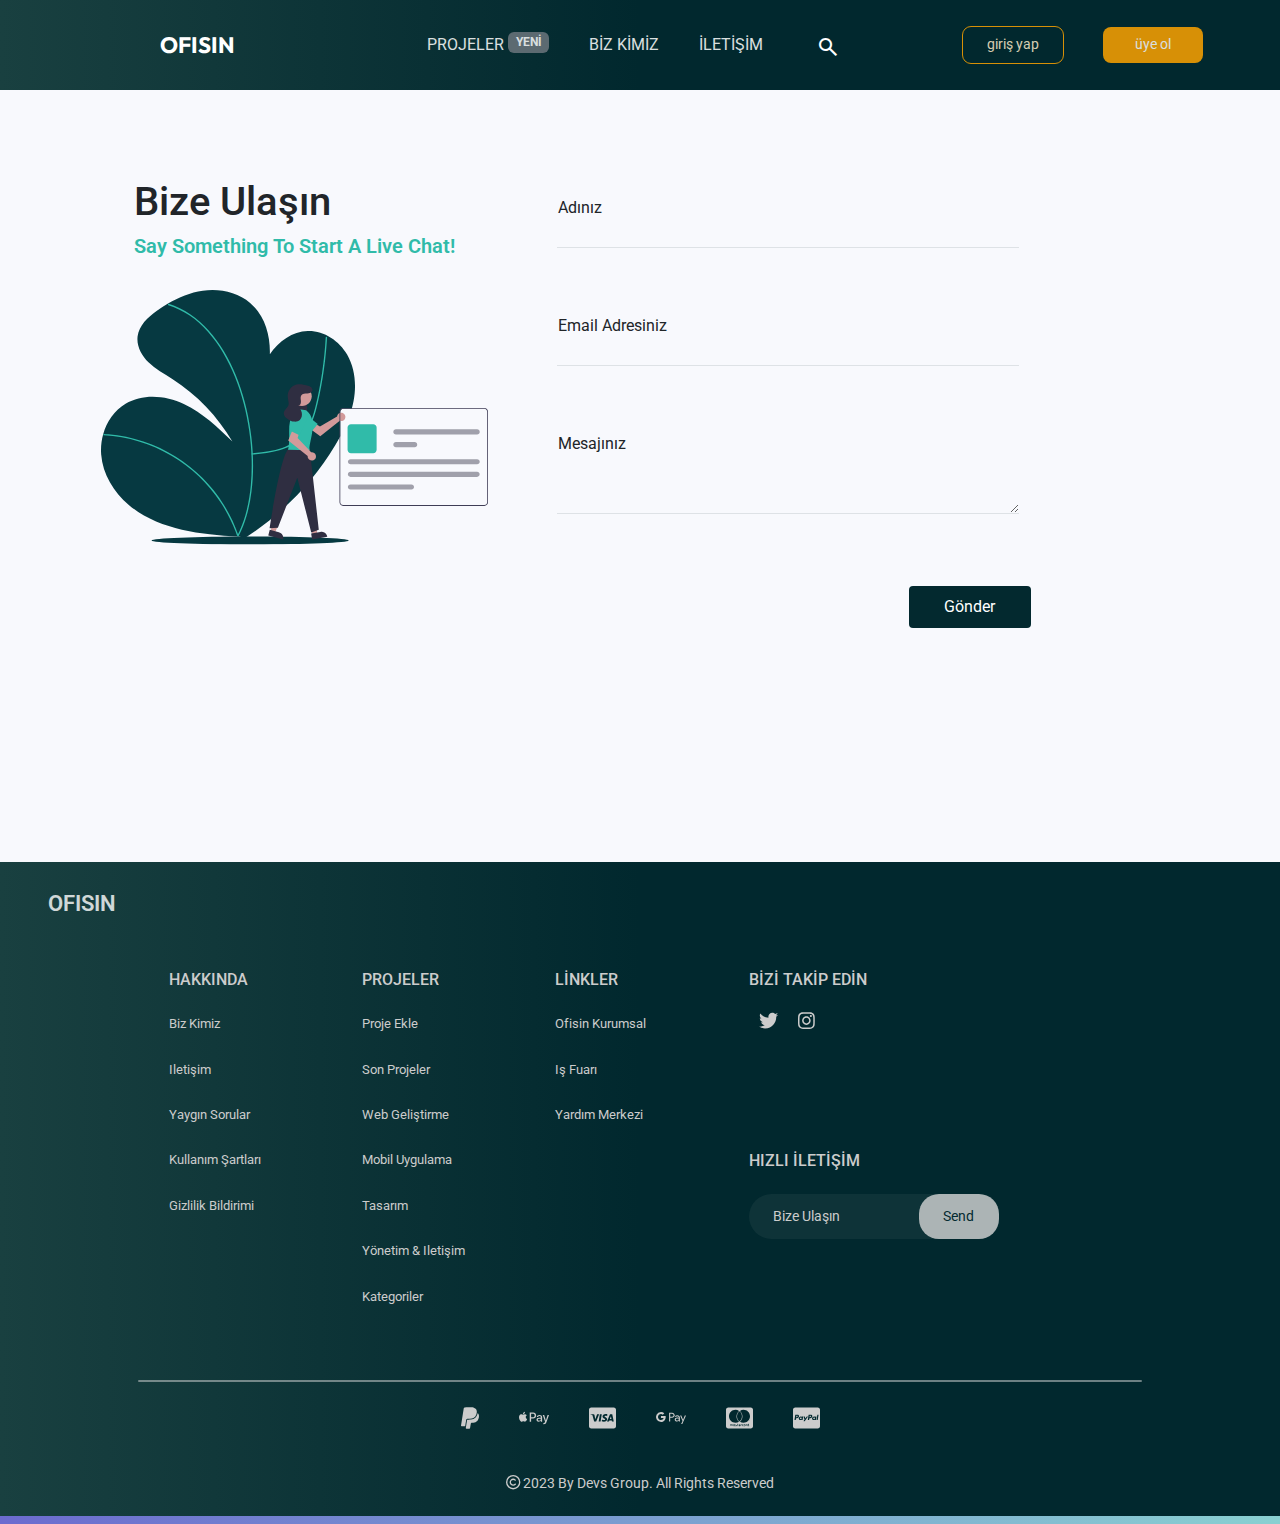
<file: reach-us.html>
<!DOCTYPE html>
<html lang="tr">
<head>
    <meta charset="UTF-8">
    <meta name="viewport" content="width=device-width, initial-scale=1.0">
    <!-- Google icons -->
    <link rel="stylesheet" href="https://fonts.googleapis.com/css2?family=Material+Symbols+Outlined:opsz,wght,FILL,GRAD@20..48,100..700,0..1,-50..200" />
    <!-- bootstrap css files -->
    <link rel="stylesheet" href="./css/bootstrap.min.css">
    <!-- font awesome css files -->
    <link rel="stylesheet" href="./css/all.min.css">
    <!-- our styles -->
    <link rel="stylesheet" href="./css/common.css">
    <link rel="stylesheet" href="./css/footer.css">
    <link rel="stylesheet" href="./css/Navbar.css">
    <link rel="stylesheet" href="./css/info-pages.css">

    <title>Ofisin</title>
</head>
<body>

    <nav>
        <div class="container-fluid ofisin-main-navbar">
            <div class="row h-100 align-items-center">
                <!-- navbar logo -->
                <div class="col d-flex justify-content-xs-start justify-content-sm-center ms-2 ms-sm-0" >
                    <div class="ofisin-main-logo">
                        <a href="index.html">ofısın</a>
                    </div>
                </div>

                <!-- navbar main links -->
                <div class="col d-none d-lg-flex justify-content-center pages-links-col">
                    <ul class="list-unstyled d-flex justify-content-center align-items-center">
                        <li class="ofisin-main-navbar-item ofisin-main-navbar-pages text-nowrap">
                            <a href="#">
                                projeler <span class="badge bg-secondary align-top">Yeni</span>
                            </a>
                        </li>
                        <li class="ofisin-main-navbar-item ofisin-main-navbar-pages text-nowrap">
                            <a href="#">biz kimiz</a>
                        </li>
                        <li class="ofisin-main-navbar-item ofisin-main-navbar-pages">
                            <a href="#">iletişim</a>
                        </li>
                        <li class="ofisin-main-navbar-item">
                            <div class="search-box">
                                <form action="post">
                                    <button  class="btn-search" type="submit"><span class="material-symbols-outlined">search</span></button>
                                    <input type="text" class="input-search" placeholder="Buraya yazınız..">
                                </form>
                              </div>
                        </li>
                    </ul>
                </div>

                <!-- navbar right side section for users who are logged in -->
                <div class="col d-none justify-content-sm-center ms-2 ms-sm-0">
                    
                    <ul class="list-unstyled d-flex align-items-baseline">
                        <!-- Notifications parent-->
                        <li class="ofisin-main-navbar-item position-relative notifications">
                            <i class="fa-solid fa-bell" ></i>
                            <!-- dropdown arrow icon -->
                            <div class="dropdown-arrow"></div>
                            <!-- dropdown box -->
                            <div class="main-navbar-dropdown rounded-1 p-2">
                                <!-- notification box start-->
                                <a class="text-reset text-decoration-none" href="#">
                                    <div class="notification rounded-2 d-flex p-2">
                                        <div class="notification-picture" alt="notification-pic"></div>
                                        <div class="ps-2 notification-text text-start">
                                            Hasan'dan yeni mesajınız var
                                            <br>
                                            <i class="fa-solid fa-clock align-middle ps-0 pe-0"></i>
                                            <span>5 dk önce</span>
                                        </div>
                                    </div>
                                </a>
                                <!-- notification box end-->

                                <!-- Shown when there is no message  START-->
                                <!-- <div class="dropdown-empty-inbox d-flex align-items-center p-2" role="alert">
                                        <i class="fa-solid fa-exclamation me-2"></i>
                                        <div>
                                            Henüz bir bildiriminiz gözükmüyor
                                        </div>
                                    </div> -->
                                <!-- Shown when there is no message END-->
                            </div>
                            <!-- notification badge start-->
                            <span class="position-absolute top-0 start-100 translate-middle badge rounded-pill bg-secondary">
                                99+
                            <span class="visually-hidden">new notifications</span>
                            <!-- notification badge end-->
                        </li>
                        <!-- Messeges parent-->
                        <li class="ofisin-main-navbar-item position-relative messages">
                            <i class="fa-solid fa-envelope"></i>
                            <div class="dropdown-arrow"></div>
                            <div class="main-navbar-dropdown rounded-1 p-2">
                                <!-- notification box start -->
                                <a class="text-reset text-decoration-none" href="#">
                                    <div class="notification rounded-2 d-flex p-2">
                                        <div class="notification-picture" alt="notification-pic"></div>
                                        <div class="ps-2 notification-text text-start">
                                            Hasan'dan yeni mesajınız var
                                            <br>
                                            <i class="fa-solid fa-clock align-middle ps-0 pe-0"></i>
                                            <span>5 dk önce</span>
                                        </div>
                                    </div>
                                </a>
                                <!-- notification box end -->

                                <!-- Shown when there is no message  START-->
                                <!-- <div class="dropdown-empty-inbox d-flex align-items-center p-2" role="alert">
                                        <i class="fa-solid fa-exclamation me-2"></i>
                                        <div>
                                            Henüz bir bildiriminiz gözükmüyor
                                        </div>
                                    </div> -->
                                <!-- Shown when there is no message END-->
                            </div>
                            <span class="position-absolute top-0 start-100 translate-middle badge rounded-pill bg-secondary">
                                12
                            <span class="visually-hidden">unread messages</span>
                            
                        </li>
                        <!-- Profile setting parent -->
                        <li class="ofisin-main-navbar-item position-relative profile-links">
                            <div class="ofisin-main-navbar-profile-picture" ></div>
                            <div class="dropdown-arrow"></div>
                            <div class="main-navbar-dropdown rounded-1 p-2">
                                <!-- profile dropdown -->
                                <ul class="list-unstyled profile-dropdown d-flex flex-column p-2">
                                    <li class="p-2 rounded-2"><a href="#">Profile</a></li>
                                    <li class="p-2 rounded-2"><a href="#">Şikayet et</a></li>
                                    <li class="p-2 rounded-1"><a  href="#">Logout</a></li>
                                </ul>
                            </div>
                        </li>
                    </ul>
                    
                </div>

                <!-- navbar right side section for users who are (not) logged in -->
                <div class="col d-flex justify-content-sm-center ms-2 ms-sm-0">
                    <ul class="list-unstyled d-flex align-items-center justify-content-center">
                        <li class="ofisin-main-navbar-item">
                            <a href="signIn.html">
                                <button type="button" class="ofisin-navbar-btn1 rounded-3 text-nowrap">giriş yap</button>
                            </a>
                        </li>
                        <li  class="ofisin-main-navbar-item">
                            <a href="signUp.html" class="hvr-grow">
                                <button type="button" class="ofisin-navbar-btn2 rounded-3 text-nowrap">üye ol</button>
                            </a>
                        </li>
                    </ul>
                </div>

            </div>
            
        </div>
    </nav>

    <main>
        <div class="container-fluid info-pages-parent mt-0 mt-lg-4">
            <div class="row justify-content-start p-3 p-lg-5">
                <div class="col-12 col-lg-5 d-flex flex-column align-items-center p-3 info-title-parent mb-2 mb-lg-0">
                    <div>
                        <h1>bize ulaşın</h1>
                        <h5 >say something to start a live chat!</h5>
                    </div>

                    <img class="img-fluid mt-4" src="./img/main/reach-us.svg" alt="reach-us-pic">
                </div>

                <div class="col-12 col-lg-5 rounded-2 p-3">

                    <form class="row reach-us-form justify-content-end">
                        <div class="form-floating mb-5">
                            <input id="floatingInput" class="form-control" type="text" name="firstname" title="Adınızı yazınız" placeholder="Adınız">
                            <label for="floatingInput">Adınız</label>
                            <!-- Check the firstname on the backend, if it is valid, add "is-valid" class if not add "is-invalid" -->
                            <!-- Check the tel on the backend, if it is valid, add "is-valid" if not add "is-invalid" -->
                            <!-- if in-valid add this div -->
                            <!-- <div class="invalid-feedback">
                                Ad 
                            </div> -->
                        </div>
                        <div class="form-floating mb-5">
                            <input type="email" class="form-control" id="floatingInput"  title="E-mailinizi yazınız" placeholder="name@example.com">
                            <label for="floatingInput">Email Adresiniz</label>
                                <!-- Check the firstname on the backend, if it is valid, add "is-valid" class if not add "is-invalid" -->
                                <!-- Check the tel on the backend, if it is valid, add "is-valid" if not add "is-invalid" -->
                                <!-- if in-valid add this div -->
                                <!-- <div class="invalid-feedback">
                                    Ad 
                                </div> -->
                        </div>
                        <div class="form-floating mb-5">
                            <textarea class="form-control" placeholder="Leave a comment here" id="floatingTextarea" title="Mesajınızı yazınız"></textarea>
                            <label for="floatingTextarea">Mesajınız</label>
                                <!-- Check the firstname on the backend, if it is valid, add "is-valid" class if not add "is-invalid" -->
                                <!-- Check the tel on the backend, if it is valid, add "is-valid" if not add "is-invalid" -->
                                <!-- if in-valid add this div -->
                                <!-- <div class="invalid-feedback">
                                    Ad 
                                </div> -->
                        </div>
                        <button type="submit" class="w-25 reach-us-btn rounded-1 text-center mt-4 p-2">
                            gönder
                        </button>
                    </form>
                </div>

            </div>
        </div>

    </main>

    <footer>
        <div class="container-fluid ofisin-footer p-4 mt-5">
            <!-- ofisin logo -->
            <div class="ofisin-logo ms-4">
                <a href="#">ofısın</a>
            </div>
            <!-- footer main content -->
            <div class="row p-5 justify-content-center">
                <div class="col-12 col-xl-6">
                    <!-- footer main links  -->
                    <div class="row">
                        <div class="col-12 col-md-4 m-3 m-lg-0">
                            <h5 class>
                                hakkında
                                <span class="material-symbols-outlined d-block d-md-none" data-bs-toggle="collapse" href="#aboutUs-collapse" role="button" aria-expanded="true" aria-controls="collapseExample">
                                    add
                                </span>
                            </h5>
                            <ul class="list-unstyled collapse show" id="aboutUs-collapse">
                                <li>
                                    <a href="#">biz kimiz</a>
                                </li>
                                <li>
                                    <a href="#">iletişim</a>
                                </li>
                                <li>
                                    <a href="#">yaygın sorular</a>
                                </li>
                                <li>
                                    <a href="#">kullanım şartları</a>
                                </li>
                                <li>
                                    <a href="#">gizlilik bildirimi</a>
                                </li>
                            </ul>
                        </div>
                        <div class="col-12 col-md-4 m-3 m-lg-0">
                            <h5>
                                projeler
                                <span class="material-symbols-outlined d-block d-md-none" data-bs-toggle="collapse" href="#projects-collapse" role="button" aria-expanded="false" aria-controls="collapseExample">
                                    add
                                </span>
                            </h5>
                            <ul class="list-unstyled collapse show" id="projects-collapse">
                                <li>
                                    <a href="#">proje ekle</a>
                                </li>
                                <li>
                                    <a href="#">son projeler</a>
                                </li>
                                <li>
                                    <a href="#">web geliştirme</a>
                                </li>
                                <li>
                                    <a href="#">mobil uygulama</a>
                                </li>
                                <li>
                                    <a href="#">tasarım</a>
                                </li>
                                <li>
                                    <a href="#">yönetim & iletişim</a>
                                </li>
                                <li>
                                    <a href="#">kategoriler</a>
                                </li>
                            </ul>
                        </div>
                        <div class="col-12 col-md-4 m-3 m-lg-0">
                            <h5>
                                linkler
                                <span class="material-symbols-outlined d-block d-md-none" data-bs-toggle="collapse" href="#links-collapse" role="button" aria-expanded="true" aria-controls="collapseExample">
                                    add
                                </span>
                            </h5>
                            <ul class="list-unstyled collapse show" id="links-collapse">
                                <li>
                                    <a href="#">ofisin kurumsal</a>
                                </li>
                                <li>
                                    <a href="#">iş fuarı</a>
                                </li>
                                <li>
                                    <a href="#">yardım merkezi</a>
                            </ul>
                        </div>
                    </div>
                </div>
                <!-- footer right section (reach us section) -->
                <div class="col-12 col-xl-4 m-0">
                    <div class="row flex-column h-100">
                        <!-- twitter & instagram links -->
                        <div class="col m-3 m-lg-0">
                            <h5>
                                bizi takip edin
                                <span class="material-symbols-outlined d-block d-md-none" data-bs-toggle="collapse" href="#follow-collapse" role="button" aria-expanded="true" aria-controls="collapseExample">
                                    add
                                </span>
                            </h5>
                            <ul class="list-unstyled footer-followUs-list collapse show" id="follow-collapse">
                                <li>
                                    <a href="#">
                                        <i class="fa-brands fa-twitter"></i>
                                    </a>
                                </li>
                                <li>
                                    <a href="#">
                                        <i class="fa-brands fa-instagram"></i>
                                    </a>
                                </li>
                            </ul>
                        </div>
                        <!-- send button section -->
                        <div class="col m-3 m-lg-0">
                            <h5>
                                hızlı iletişim
                                <span class="material-symbols-outlined d-block d-md-none" data-bs-toggle="collapse" href="#contact-collapse" role="button" aria-expanded="true" aria-controls="collapseExample">
                                    add
                                </span>
                            </h5>
                            <a href="#" class="collapse show" id="contact-collapse">
                                <div class="footer-reachUs-box rounded-5 d-flex align-items-center ps-4 mt-4">
                                    bize ulaşın
                                 </div>
                            </a>
                        </div>
                    </div>
                </div>
            </div>
            <!-- footer bottom section (payment brands) and copyright-->
            <div class="row flex-column footer-brands-box">
                <div class="col-12">
                    <ul class="list-unstyled footer-brands-list d-flex justify-content-center">
                        <li>
                            <i class="fa-brands fa-paypal"></i>
                        </li>
                        <li>
                            <i class="fa-brands fa-apple-pay"></i>
                        </li>
                        <li>
                            <i class="fa-brands fa-cc-visa"></i>
                        </li>
                        <li>
                            <i class="fa-brands fa-google-pay"></i>
                        </li>
                        <li>
                            <i class="fa-brands fa-cc-mastercard"></i>
                        </li>
                        <li>
                            <i class="fa-brands fa-cc-paypal"></i>
                        </li>
                    </ul>
                </div>
                <div class="col-12 text-center">
                    <h6>
                        <i class="fa-regular fa-copyright"></i>
                         2023 by devs group. all rights reserved
                    </h6>
                </div>
            </div>
        </div>

    </footer>

    
</body>
<!-- jquery -->
<script src="./js/jquery.min.js"></script>
<!-- bootstrap -->
<script src="./js/bootstrap.bundle.min.js"></script>
<!-- fontawesome -->
<script src="./js/all.min.js"></script>
<script src="./js/script.js"></script>
</html>
</file>
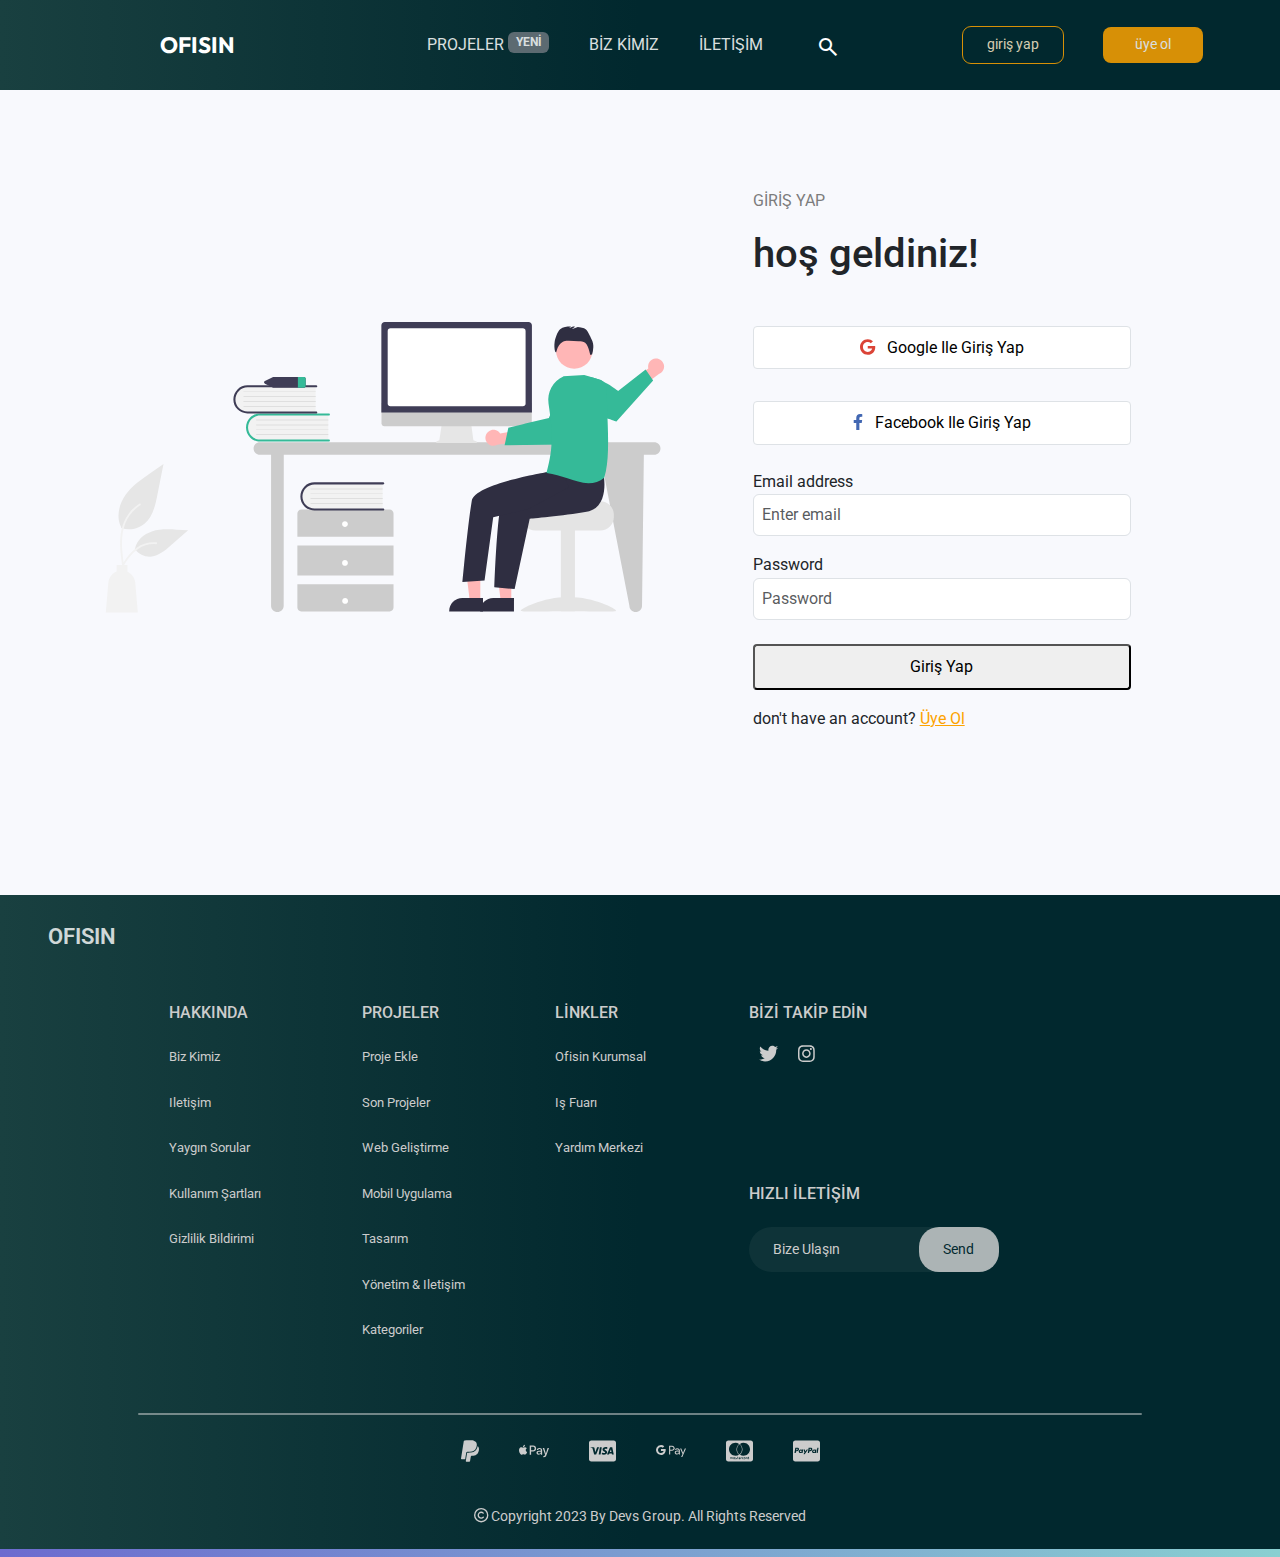
<file: signIn.html>
<!DOCTYPE html>
<html lang="tr">
<head>
    <meta charset="UTF-8">
    <meta name="viewport" content="width=device-width, initial-scale=1.0">
    <!-- Google icons -->
    <link rel="stylesheet" href="https://fonts.googleapis.com/css2?family=Material+Symbols+Outlined:opsz,wght,FILL,GRAD@20..48,100..700,0..1,-50..200" />
    <link href="https://fonts.googleapis.com/icon?family=Material+Icons" rel="stylesheet">
    <!-- bootstrap css files -->
    <link rel="stylesheet" href="./css/bootstrap.min.css">
    <!-- font awesome css files -->
    <link rel="stylesheet" href="./css/all.min.css">
    <!-- our styles -->
    <link rel="stylesheet" href="./css/common.css">
    <link rel="stylesheet" href="./css/footer.css">
    <link rel="stylesheet" href="./css/Navbar.css">
    <link rel="stylesheet" href="./css/signInUp.css">
    <title>Ofisin</title>
</head>
<body>

    <nav>
        <div class="container-fluid ofisin-main-navbar">
            <div class="row h-100 align-items-center">
                <!-- navbar logo -->
                <div class="col d-flex justify-content-xs-start justify-content-sm-center ms-2 ms-sm-0" >
                    <div class="ofisin-main-logo">
                        <a href="index.html">ofısın</a>
                    </div>
                </div>

                <!-- navbar main links -->
                <div class="col d-none d-lg-flex justify-content-center pages-links-col">
                    <ul class="list-unstyled d-flex justify-content-center align-items-center">
                        <li class="ofisin-main-navbar-item ofisin-main-navbar-pages text-nowrap">
                            <a href="#">
                                projeler <span class="badge bg-secondary align-top">Yeni</span>
                            </a>
                        </li>
                        <li class="ofisin-main-navbar-item ofisin-main-navbar-pages text-nowrap">
                            <a href="#">biz kimiz</a>
                        </li>
                        <li class="ofisin-main-navbar-item ofisin-main-navbar-pages">
                            <a href="#">iletişim</a>
                        </li>
                        <li class="ofisin-main-navbar-item">
                            <div class="search-box">
                                <form action="post">
                                    <button  class="btn-search" type="submit"><span class="material-symbols-outlined">search</span></button>
                                    <input type="text" class="input-search" placeholder="Buraya yazınız..">
                                </form>
                              </div>
                        </li>
                    </ul>
                </div>

                <!-- navbar right side section for users who are logged in -->
                <div class="col d-none justify-content-sm-center ms-2 ms-sm-0">
                    
                    <ul class="list-unstyled d-flex align-items-baseline">
                        <!-- Notifications parent-->
                        <li class="ofisin-main-navbar-item position-relative notifications">
                            <i class="fa-solid fa-bell" ></i>
                            <!-- dropdown arrow icon -->
                            <div class="dropdown-arrow"></div>
                            <!-- dropdown box -->
                            <div class="main-navbar-dropdown rounded-1 p-2">
                                <!-- notification box start-->
                                <a class="text-reset text-decoration-none" href="#">
                                    <div class="notification rounded-2 d-flex p-2">
                                        <div class="notification-picture" alt="notification-pic"></div>
                                        <div class="ps-2 notification-text text-start">
                                            Hasan'dan yeni mesajınız var
                                            <br>
                                            <i class="fa-solid fa-clock align-middle ps-0 pe-0"></i>
                                            <span>5 dk önce</span>
                                        </div>
                                    </div>
                                </a>
                                <!-- notification box end-->

                                <!-- Shown when there is no message  START-->
                                <!-- <div class="dropdown-empty-inbox d-flex align-items-center p-2" role="alert">
                                        <i class="fa-solid fa-exclamation me-2"></i>
                                        <div>
                                            Henüz bir bildiriminiz gözükmüyor
                                        </div>
                                    </div> -->
                                <!-- Shown when there is no message END-->
                            </div>
                            <!-- notification badge start-->
                            <span class="position-absolute top-0 start-100 translate-middle badge rounded-pill bg-secondary">
                                99+
                            <span class="visually-hidden">new notifications</span>
                            <!-- notification badge end-->
                        </li>
                        <!-- Messeges parent-->
                        <li class="ofisin-main-navbar-item position-relative messages">
                            <i class="fa-solid fa-envelope"></i>
                            <div class="dropdown-arrow"></div>
                            <div class="main-navbar-dropdown rounded-1 p-2">
                                <!-- notification box start -->
                                <a class="text-reset text-decoration-none" href="#">
                                    <div class="notification rounded-2 d-flex p-2">
                                        <div class="notification-picture" alt="notification-pic"></div>
                                        <div class="ps-2 notification-text text-start">
                                            Hasan'dan yeni mesajınız var
                                            <br>
                                            <i class="fa-solid fa-clock align-middle ps-0 pe-0"></i>
                                            <span>5 dk önce</span>
                                        </div>
                                    </div>
                                </a>
                                <!-- notification box end -->

                                <!-- Shown when there is no message  START-->
                                <!-- <div class="dropdown-empty-inbox d-flex align-items-center p-2" role="alert">
                                        <i class="fa-solid fa-exclamation me-2"></i>
                                        <div>
                                            Henüz bir bildiriminiz gözükmüyor
                                        </div>
                                    </div> -->
                                <!-- Shown when there is no message END-->
                            </div>
                            <span class="position-absolute top-0 start-100 translate-middle badge rounded-pill bg-secondary">
                                12
                            <span class="visually-hidden">unread messages</span>
                            
                        </li>
                        <!-- Profile setting parent -->
                        <li class="ofisin-main-navbar-item position-relative profile-links">
                            <div class="ofisin-main-navbar-profile-picture" ></div>
                            <div class="dropdown-arrow"></div>
                            <div class="main-navbar-dropdown rounded-1 p-2">
                                <!-- profile dropdown -->
                                <ul class="list-unstyled profile-dropdown d-flex flex-column p-2">
                                    <li class="p-2 rounded-2"><a href="#">Profile</a></li>
                                    <li class="p-2 rounded-2"><a href="#">Şikayet et</a></li>
                                    <li class="p-2 rounded-1"><a  href="#">Logout</a></li>
                                </ul>
                            </div>
                        </li>
                    </ul>
                    
                </div>

                <!-- navbar right side section for users who are (not) logged in -->
                <div class="col d-flex justify-content-sm-center ms-2 ms-sm-0">
                    <ul class="list-unstyled d-flex align-items-center justify-content-center">
                        <li class="ofisin-main-navbar-item">
                            <a href="signIn.html">
                                <button type="button" class="ofisin-navbar-btn1 rounded-3 text-nowrap">giriş yap</button>
                            </a>
                        </li>
                        <li  class="ofisin-main-navbar-item">
                            <a href="signUp.html" class="hvr-grow">
                                <button type="button" class="ofisin-navbar-btn2 rounded-3 text-nowrap">üye ol</button>
                            </a>
                        </li>
                    </ul>
                </div>

            </div>
            
        </div>
    </nav>

    <main>
        <div class="ontainer-fluid login-signup-main">
            <div class="row justify-content-start p-5 align-items-center">
                <div class="col-12 mb-5 mb-xl-0 col-lg-7">
                    <img class="img-fluid header-vector-image" src="/img/main/hello.svg" alt="hello-image">
                </div>
                <div class="col-12 col-lg-4 login-form-parent">
                    <p>giriş yap</p>
                    <h1>hoş geldiniz!</h1>
                    <form>
                        <div class="form-group mt-4 ">
                            <a href="#">
                                <button class="w-100 social-btn rounded-1 text-center mt-4 p-2">
                                    <i class="fa-brands fa-google me-2"></i> Google ile giriş yap
                                </button>
                            </a>
                        </div>

                        <div class="form-group mt-4">
                            <a href="#">
                                <button class="w-100 social-btn rounded-1 text-center mt-2 p-2">
                                    <i class="fa-brands fa-facebook-f me-2"></i> facebook ile giriş yap
                                </button>
                            </a>
                        </div>

                        <div class="form-group mt-4">
                          <label for="exampleInputEmail1">Email address</label>
                          <input type="email" class="form-control p-2 " id="exampleInputEmail1" aria-describedby="emailHelp" placeholder="Enter email">
                          <!-- <i class="fa-solid fa-envelope"></i> -->
                            <!-- Check the e-mail address on the backend, if it is valid, add "is-valid" if not add "is-invalid" -->
                            <!-- Check the tel on the backend, if it is valid, add "is-valid" if not add "is-invalid" -->
                            <!-- if in-valid add this div -->
                            <!-- <div class="invalid-feedback">
                                E-mail geçersiz 
                            </div> -->
                        </div>
                        <div class="form-group mt-3">
                          <label for="exampleInputPassword1">Password</label>
                          <input type="password" class="form-control p-2" id="exampleInputPassword1" placeholder="Password">
                            <!-- Check the password on the backend, if it is valid, add "is-valid" class if not add "is-invalid" -->
                            <!-- Check the tel on the backend, if it is valid, add "is-valid" if not add "is-invalid" -->
                            <!-- if in-valid add this div -->
                            <!-- <div class="invalid-feedback">
                                şifrenizi geçersiz || şifre yanlış girildi
                            </div> -->
                        </div>
                        <button type="submit" class="w-100 login-signup-btn rounded-1 text-center mt-4 p-2">
                            Giriş Yap
                        </button>
                    </form>
                    <p class="mt-3">don't have an account? <a href="#">Üye Ol</a></p>
                </div>
            </div>
        </div>


    </main>

    <footer>
        <div class="container-fluid ofisin-footer p-4 mt-5">
            <!-- ofisin logo -->
            <div class="ofisin-logo ms-4">
                <a href="#">ofısın</a>
            </div>
            <div class="row p-5 justify-content-center">
                <div class="col-12 col-xl-6">
                    <!-- footer main links  -->
                    <div class="row">
                        <div class="col-12 col-md-4 m-3 m-lg-0">
                            <h5 class>
                                hakkında
                                <span class="material-symbols-outlined d-block d-md-none" data-bs-toggle="collapse" href="#aboutUs-collapse" role="button" aria-expanded="true" aria-controls="collapseExample">
                                    add
                                </span>
                            </h5>
                            <ul class="list-unstyled collapse show" id="aboutUs-collapse">
                                <li>
                                    <a href="#">biz kimiz</a>
                                </li>
                                <li>
                                    <a href="#">iletişim</a>
                                </li>
                                <li>
                                    <a href="#">yaygın sorular</a>
                                </li>
                                <li>
                                    <a href="#">kullanım şartları</a>
                                </li>
                                <li>
                                    <a href="#">gizlilik bildirimi</a>
                                </li>
                            </ul>
                        </div>
                        <div class="col-12 col-md-4 m-3 m-lg-0">
                            <h5>
                                projeler
                                <span class="material-symbols-outlined d-block d-md-none" data-bs-toggle="collapse" href="#projects-collapse" role="button" aria-expanded="false" aria-controls="collapseExample">
                                    add
                                </span>
                            </h5>
                            <ul class="list-unstyled collapse show" id="projects-collapse">
                                <li>
                                    <a href="#">proje ekle</a>
                                </li>
                                <li>
                                    <a href="#">son projeler</a>
                                </li>
                                <li>
                                    <a href="#">web geliştirme</a>
                                </li>
                                <li>
                                    <a href="#">mobil uygulama</a>
                                </li>
                                <li>
                                    <a href="#">tasarım</a>
                                </li>
                                <li>
                                    <a href="#">yönetim & iletişim</a>
                                </li>
                                <li>
                                    <a href="#">kategoriler</a>
                                </li>
                            </ul>
                        </div>
                        <div class="col-12 col-md-4 m-3 m-lg-0">
                            <h5>
                                linkler
                                <span class="material-symbols-outlined d-block d-md-none" data-bs-toggle="collapse" href="#links-collapse" role="button" aria-expanded="true" aria-controls="collapseExample">
                                    add
                                </span>
                            </h5>
                            <ul class="list-unstyled collapse show" id="links-collapse">
                                <li>
                                    <a href="#">ofisin kurumsal</a>
                                </li>
                                <li>
                                    <a href="#">iş fuarı</a>
                                </li>
                                <li>
                                    <a href="#">yardım merkezi</a>
                            </ul>
                        </div>
                    </div>
                </div>
                <!-- footer right section (reach us section) -->
                <div class="col-12 col-xl-4 m-0">
                    <div class="row flex-column h-100">
                        <!-- twitter & instagram links -->
                        <div class="col m-3 m-lg-0">
                            <h5>
                                <span class="material-symbols-outlined d-block d-md-none" data-bs-toggle="collapse" href="#follow-collapse" role="button" aria-expanded="true" aria-controls="collapseExample">
                                    add
                                </span>
                                bizi takip edin
                            </h5>
                            <ul class="list-unstyled footer-followUs-list collapse show" id="follow-collapse">
                                <li>
                                    <a href="#">
                                        <i class="fa-brands fa-twitter"></i>
                                    </a>
                                </li>
                                <li>
                                    <a href="#">
                                        <i class="fa-brands fa-instagram"></i>
                                    </a>
                                </li>
                            </ul>
                        </div>
                        <!-- send button section -->
                        <div class="col m-3 m-lg-0">
                            <h5>
                                hızlı iletişim
                                <span class="material-symbols-outlined d-block d-md-none" data-bs-toggle="collapse" href="#contact-collapse" role="button" aria-expanded="true" aria-controls="collapseExample">
                                    add
                                </span>
                            </h5>
                            <a href="#" class="collapse show" id="contact-collapse">
                                <div class="footer-reachUs-box rounded-5 d-flex align-items-center ps-4 mt-4">
                                    bize ulaşın
                                 </div>
                            </a>
                        </div>
                    </div>
                </div>
            </div>
            <!-- footer bottom section (payment brands) and copyright-->
            <div class="row flex-column footer-brands-box">
                <div class="col-12">
                    <ul class="list-unstyled footer-brands-list d-flex justify-content-center">
                        <li>
                            <i class="fa-brands fa-paypal"></i>
                        </li>
                        <li>
                            <i class="fa-brands fa-apple-pay"></i>
                        </li>
                        <li>
                            <i class="fa-brands fa-cc-visa"></i>
                        </li>
                        <li>
                            <i class="fa-brands fa-google-pay"></i>
                        </li>
                        <li>
                            <i class="fa-brands fa-cc-mastercard"></i>
                        </li>
                        <li>
                            <i class="fa-brands fa-cc-paypal"></i>
                        </li>
                    </ul>
                </div>
                <div class="col-12 text-center">
                    <h6>
                        <i class="fa-regular fa-copyright"></i>
                        copyright 2023 by devs group. all rights reserved
                    </h6>
                </div>
            </div>
        </div>

    </footer>

    
</body>
<!-- jquery -->
<script src="./js/jquery.min.js"></script>
<!-- bootstrap -->
<script src="./js/bootstrap.bundle.min.js"></script>
<!-- fontawesome -->
<script src="./js/all.min.js"></script>
</html>
</file>
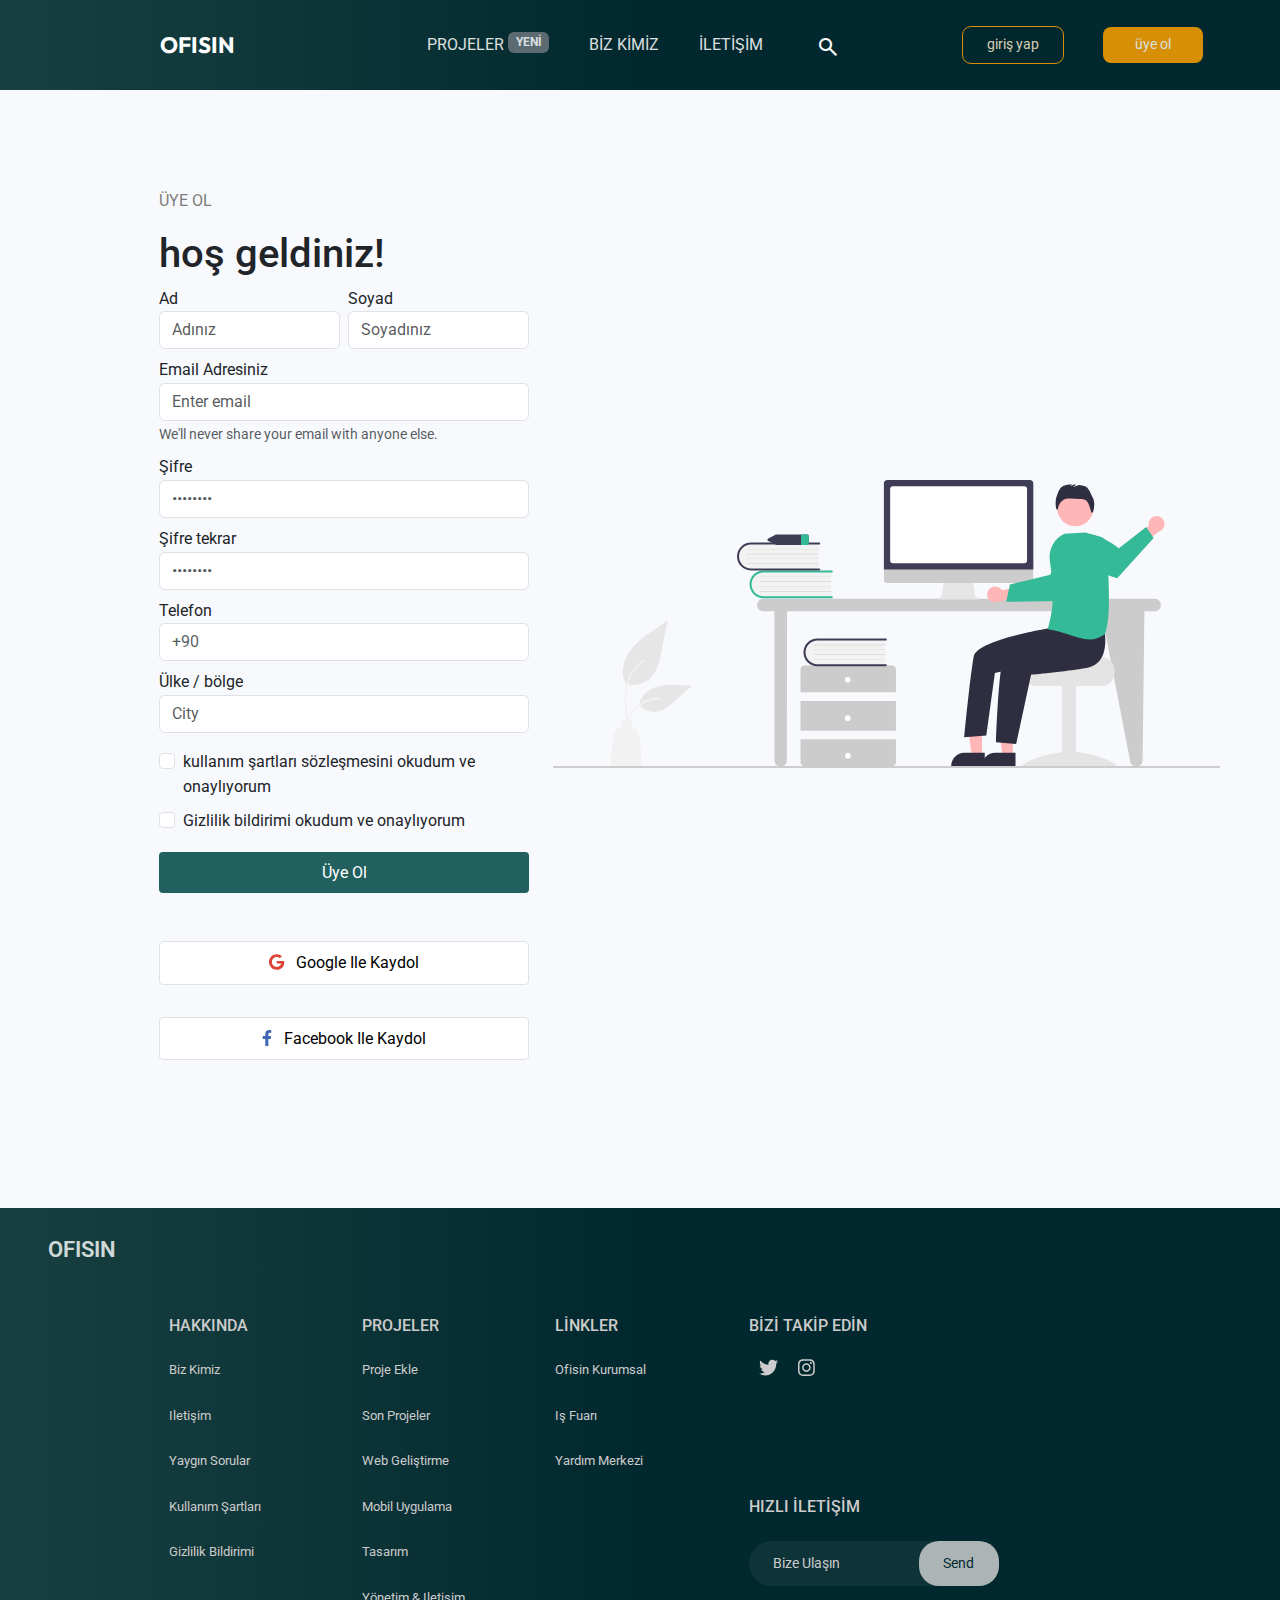
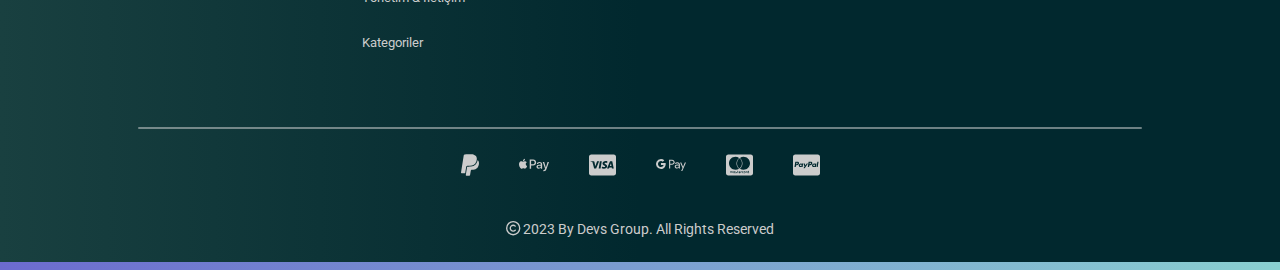
<file: signUp.html>
<!DOCTYPE html>
<html lang="tr">
<head>
    <meta charset="UTF-8">
    <meta name="viewport" content="width=device-width, initial-scale=1.0">
    <!-- Google icons -->
    <link rel="stylesheet" href="https://fonts.googleapis.com/css2?family=Material+Symbols+Outlined:opsz,wght,FILL,GRAD@20..48,100..700,0..1,-50..200" />
    <!-- bootstrap css files -->
    <link rel="stylesheet" href="./css/bootstrap.min.css">
    <!-- font awesome css files -->
    <link rel="stylesheet" href="./css/all.min.css">
    <!-- our styles -->
    <link rel="stylesheet" href="./css/common.css">
    <link rel="stylesheet" href="./css/footer.css">
    <link rel="stylesheet" href="./css/Navbar.css">
    <link rel="stylesheet" href="./css/signInUp.css">

    <title>Ofisin</title>
</head>
<body>

    <nav>
        <div class="container-fluid ofisin-main-navbar">
            <div class="row h-100 align-items-center">
                <!-- navbar logo -->
                <div class="col d-flex justify-content-xs-start justify-content-sm-center ms-2 ms-sm-0" >
                    <div class="ofisin-main-logo">
                        <a href="index.html">ofısın</a>
                    </div>
                </div>

                <!-- navbar main links -->
                <div class="col d-none d-lg-flex justify-content-center pages-links-col">
                    <ul class="list-unstyled d-flex justify-content-center align-items-center">
                        <li class="ofisin-main-navbar-item ofisin-main-navbar-pages text-nowrap">
                            <a href="#">
                                projeler <span class="badge bg-secondary align-top">Yeni</span>
                            </a>
                        </li>
                        <li class="ofisin-main-navbar-item ofisin-main-navbar-pages text-nowrap">
                            <a href="#">biz kimiz</a>
                        </li>
                        <li class="ofisin-main-navbar-item ofisin-main-navbar-pages">
                            <a href="#">iletişim</a>
                        </li>
                        <li class="ofisin-main-navbar-item">
                            <div class="search-box">
                                <form action="post">
                                    <button  class="btn-search" type="submit"><span class="material-symbols-outlined">search</span></button>
                                    <input type="text" class="input-search" placeholder="Buraya yazınız..">
                                </form>
                              </div>
                        </li>
                    </ul>
                </div>

                <!-- navbar right side section for users who are logged in -->
                <div class="col d-none justify-content-sm-center ms-2 ms-sm-0">
                    
                    <ul class="list-unstyled d-flex align-items-baseline">
                        <!-- Notifications parent-->
                        <li class="ofisin-main-navbar-item position-relative notifications">
                            <i class="fa-solid fa-bell" ></i>
                            <!-- dropdown arrow icon -->
                            <div class="dropdown-arrow"></div>
                            <!-- dropdown box -->
                            <div class="main-navbar-dropdown rounded-1 p-2">
                                <!-- notification box start-->
                                <a class="text-reset text-decoration-none" href="#">
                                    <div class="notification rounded-2 d-flex p-2">
                                        <div class="notification-picture" alt="notification-pic"></div>
                                        <div class="ps-2 notification-text text-start">
                                            Hasan'dan yeni mesajınız var
                                            <br>
                                            <i class="fa-solid fa-clock align-middle ps-0 pe-0"></i>
                                            <span>5 dk önce</span>
                                        </div>
                                    </div>
                                </a>
                                <!-- notification box end-->

                                <!-- Shown when there is no message  START-->
                                <!-- <div class="dropdown-empty-inbox d-flex align-items-center p-2" role="alert">
                                        <i class="fa-solid fa-exclamation me-2"></i>
                                        <div>
                                            Henüz bir bildiriminiz gözükmüyor
                                        </div>
                                    </div> -->
                                <!-- Shown when there is no message END-->
                            </div>
                            <!-- notification badge start-->
                            <span class="position-absolute top-0 start-100 translate-middle badge rounded-pill bg-secondary">
                                99+
                            <span class="visually-hidden">new notifications</span>
                            <!-- notification badge end-->
                        </li>
                        <!-- Messeges parent-->
                        <li class="ofisin-main-navbar-item position-relative messages">
                            <i class="fa-solid fa-envelope"></i>
                            <div class="dropdown-arrow"></div>
                            <div class="main-navbar-dropdown rounded-1 p-2">
                                <!-- notification box start -->
                                <a class="text-reset text-decoration-none" href="#">
                                    <div class="notification rounded-2 d-flex p-2">
                                        <div class="notification-picture" alt="notification-pic"></div>
                                        <div class="ps-2 notification-text text-start">
                                            Hasan'dan yeni mesajınız var
                                            <br>
                                            <i class="fa-solid fa-clock align-middle ps-0 pe-0"></i>
                                            <span>5 dk önce</span>
                                        </div>
                                    </div>
                                </a>
                                <!-- notification box end -->

                                <!-- Shown when there is no message  START-->
                                <!-- <div class="dropdown-empty-inbox d-flex align-items-center p-2" role="alert">
                                        <i class="fa-solid fa-exclamation me-2"></i>
                                        <div>
                                            Henüz bir bildiriminiz gözükmüyor
                                        </div>
                                    </div> -->
                                <!-- Shown when there is no message END-->
                            </div>
                            <span class="position-absolute top-0 start-100 translate-middle badge rounded-pill bg-secondary">
                                12
                            <span class="visually-hidden">unread messages</span>
                            
                        </li>
                        <!-- Profile setting parent -->
                        <li class="ofisin-main-navbar-item position-relative profile-links">
                            <div class="ofisin-main-navbar-profile-picture" ></div>
                            <div class="dropdown-arrow"></div>
                            <div class="main-navbar-dropdown rounded-1 p-2">
                                <!-- profile dropdown -->
                                <ul class="list-unstyled profile-dropdown d-flex flex-column p-2">
                                    <li class="p-2 rounded-2"><a href="#">Profile</a></li>
                                    <li class="p-2 rounded-2"><a href="#">Şikayet et</a></li>
                                    <li class="p-2 rounded-1"><a  href="#">Logout</a></li>
                                </ul>
                            </div>
                        </li>
                    </ul>
                    
                </div>

                <!-- navbar right side section for users who are (not) logged in -->
                <div class="col d-flex justify-content-sm-center ms-2 ms-sm-0">
                    <ul class="list-unstyled d-flex align-items-center justify-content-center">
                        <li class="ofisin-main-navbar-item">
                            <a href="signIn.html">
                                <button type="button" class="ofisin-navbar-btn1 rounded-3 text-nowrap">giriş yap</button>
                            </a>
                        </li>
                        <li  class="ofisin-main-navbar-item">
                            <a href="signUp.html" class="hvr-grow">
                                <button type="button" class="ofisin-navbar-btn2 rounded-3 text-nowrap">üye ol</button>
                            </a>
                        </li>
                    </ul>
                </div>

            </div>
            
        </div>
    </nav>

    <main>
        <div class="container-fluid login-signup-main">
            <div class="row justify-content-end p-5 align-items-center">
                <div class="col-12 col-lg-7 mb-5 mb-xl-0 order-lg-last">
                    <img class="img-fluid header-vector-image" src="/img/main/hello2.svg" alt="hello-image">
                </div>

                <div class="col-12 col-lg-4">
                    <p>Üye Ol</p>
                    <h1>hoş geldiniz!</h1>
                    <form>
                        <div class="form-group d-flex flex-row justify-content-between">
                            <div class="me-2">
                              <label for="firstname">Ad</label>
                              <input id="firstname" class="form-control" type="text" name="firstname" title="Enter first name" placeholder="Adınız">
                                <!-- Check the firstname on the backend, if it is valid, add "is-valid" class if not add "is-invalid" -->
                                <!-- Check the tel on the backend, if it is valid, add "is-valid" if not add "is-invalid" -->
                                <!-- if in-valid add this div -->
                                <!-- <div class="invalid-feedback">
                                    Bu Hatayı yaz
                                </div> -->
                            </div>       
                            <div>
                              <label for="lastname">Soyad</label>
                              <input id="lastname" class="form-control" type="text" name="lastname" title="Enter last name" placeholder="Soyadınız">
                                <!-- Check the lastname on the backend, if it is valid, add "is-valid" class if not add "is-invalid" -->
                                <!-- Check the tel on the backend, if it is valid, add "is-valid" if not add "is-invalid" -->
                                <!-- if in-valid add this div -->
                                <!-- <div class="invalid-feedback">
                                    Adınızı düzeltiniz
                                </div> -->
                            </div>
                        </div>
                        <div class="form-group mt-2">
                            <label for="exampleInputEmail1">Email Adresiniz</label>
                            <input type="email" class="form-control" id="exampleInputEmail1" aria-describedby="emailHelp" placeholder="Enter email">
                            <!-- Check the e-mail address on the backend, if it is valid, add "is-valid" class if not add "is-invalid" -->
                            <!-- Check the tel on the backend, if it is valid, add "is-valid" if not add "is-invalid" -->
                            <!-- if in-valid add this div -->
                            <!-- <div class="invalid-feedback">
                                Soyadınızı düzeltiniz
                            </div> -->
                            <small id="emailHelp" class="form-text text-muted">We'll never share your email with anyone else.</small>
                        </div>
                          <div class="form-group mt-2">
                            <label for="exampleInputPassword1">Şifre</label>
                            <input type="password" class="form-control" id="exampleInputPassword1" placeholder="••••••••">
                            <!-- Check the password on the backend, if it is valid, add "is-valid" class if not add "is-invalid" -->
                            <!-- Check the tel on the backend, if it is valid, add "is-valid" if not add "is-invalid" -->
                            <!-- if in-valid add this div -->
                            <!-- <div class="invalid-feedback">
                                şifrenizi düzeltiniz
                            </div> -->
                          </div>
                          <div class="form-group mt-2">
                            <label for="exampleInputPassword2">Şifre tekrar</label>
                            <input type="password" class="form-control" id="exampleInputPassword2" placeholder="••••••••">
                            <!-- Check the password on the backend, if it is valid, add "is-valid" class if not add "is-invalid" -->
                            <!-- Check the tel on the backend, if it is valid, add "is-valid" if not add "is-invalid" -->
                            <!-- if in-valid add this div -->
                            <!-- <div class="invalid-feedback">
                                şifrenizi düzeltiniz
                            </div> -->
                          </div>
                          <div class="form-group mt-2">
                            <label for="exampleInputPhone">Telefon</label>
                            <input type="tel" class="form-control" placeholder="+90">
                            <!-- Check the tel on the backend, if it is valid, add "is-valid" class if not add "is-invalid" -->
                            <!-- if in-valid add this div -->
                            <!-- <div class="invalid-feedback">
                                telefon numaranızı düzeltiniz
                            </div> -->
                        
                          </div>
                          <div class="form-group mt-2">
                            <label for="exampleInputCity">Ülke / bölge</label>
                            <input type="text" class="form-control" placeholder="City">
                            <!-- Check the City on the backend, if it is valid, add "is-valid" class if not add "is-invalid" -->
                            <!-- if in-valid add this div -->
                            <!-- <div class="invalid-feedback">
                                şehir bilgisini düzeltiniz
                            </div> -->
                        
                          </div>
                          
                          <div class="form-check mt-3">
                            <input class="form-check-input" type="checkbox" id="gridCheck">
                            <label class="form-check-label" for="gridCheck">
                                kullanım şartları sözleşmesini okudum ve onaylıyorum
                            </label>
                            <!-- Check the form-check on the backend if it cecked, if it is valid, add "is-valid" class if not add "is-invalid" -->
                            <!-- if in-valid add this div -->
                            <!-- <div class="invalid-feedback">
                                kullanım şartları sözleşmesini onaylamanız gerekiyor
                            </div> -->
                          </div>
                          <div class="form-check mt-2">
                            <input class="form-check-input" type="checkbox" id="gridCheck2">
                            <label class="form-check-label" for="gridCheck2">
                                Gizlilik bildirimi okudum ve onaylıyorum
                            </label>
                            <!-- Check the form-check on the backend if it cecked, if it is valid, add "is-valid" class if not add "is-invalid" -->
                            <!-- if in-valid add this div -->
                            <!-- <div class="invalid-feedback">
                                Gizlilik bildirimini okuyunuz
                            </div> -->
                          </div>
                          
                        <button type="submit" class="w-100 ofisin-btn rounded-1 text-center mt-3 p-2">
                            Üye Ol
                        </button>

                        <div class="form-group mt-4 ">
                            <a href="#">
                                <button class="w-100 social-btn rounded-1 text-center mt-4 p-2">
                                    <i class="fa-brands fa-google me-2"></i> Google ile Kaydol
                                </button>
                            </a>
                        </div>

                        <div class="form-group mt-4">
                            <a href="#">
                                <button class="w-100 social-btn rounded-1 text-center mt-2 p-2">
                                    <i class="fa-brands fa-facebook-f me-2"></i> facebook ile Kaydol
                                </button>
                            </a>
                        </div>

                    </form>
                </div>
            </div>
        </div>


    </main>

    <footer>
        <div class="container-fluid ofisin-footer p-4 mt-5">
            <!-- ofisin logo -->
            <div class="ofisin-logo ms-4">
                <a href="#">ofısın</a>
            </div>
            <!-- footer main content -->
            <div class="row p-5 justify-content-center">
                <div class="col-12 col-xl-6">
                    <!-- footer main links  -->
                    <div class="row">
                        <div class="col-12 col-md-4 m-3 m-lg-0">
                            <h5 class>
                                hakkında
                                <span class="material-symbols-outlined d-block d-md-none" data-bs-toggle="collapse" href="#aboutUs-collapse" role="button" aria-expanded="true" aria-controls="collapseExample">
                                    add
                                </span>
                            </h5>
                            <ul class="list-unstyled collapse show" id="aboutUs-collapse">
                                <li>
                                    <a href="#">biz kimiz</a>
                                </li>
                                <li>
                                    <a href="#">iletişim</a>
                                </li>
                                <li>
                                    <a href="#">yaygın sorular</a>
                                </li>
                                <li>
                                    <a href="#">kullanım şartları</a>
                                </li>
                                <li>
                                    <a href="#">gizlilik bildirimi</a>
                                </li>
                            </ul>
                        </div>
                        <div class="col-12 col-md-4 m-3 m-lg-0">
                            <h5>
                                projeler
                                <span class="material-symbols-outlined d-block d-md-none" data-bs-toggle="collapse" href="#projects-collapse" role="button" aria-expanded="false" aria-controls="collapseExample">
                                    add
                                </span>
                            </h5>
                            <ul class="list-unstyled collapse show" id="projects-collapse">
                                <li>
                                    <a href="#">proje ekle</a>
                                </li>
                                <li>
                                    <a href="#">son projeler</a>
                                </li>
                                <li>
                                    <a href="#">web geliştirme</a>
                                </li>
                                <li>
                                    <a href="#">mobil uygulama</a>
                                </li>
                                <li>
                                    <a href="#">tasarım</a>
                                </li>
                                <li>
                                    <a href="#">yönetim & iletişim</a>
                                </li>
                                <li>
                                    <a href="#">kategoriler</a>
                                </li>
                            </ul>
                        </div>
                        <div class="col-12 col-md-4 m-3 m-lg-0">
                            <h5>
                                linkler
                                <span class="material-symbols-outlined d-block d-md-none" data-bs-toggle="collapse" href="#links-collapse" role="button" aria-expanded="true" aria-controls="collapseExample">
                                    add
                                </span>
                            </h5>
                            <ul class="list-unstyled collapse show" id="links-collapse">
                                <li>
                                    <a href="#">ofisin kurumsal</a>
                                </li>
                                <li>
                                    <a href="#">iş fuarı</a>
                                </li>
                                <li>
                                    <a href="#">yardım merkezi</a>
                            </ul>
                        </div>
                    </div>
                </div>
                <!-- footer right section (reach us section) -->
                <div class="col-12 col-xl-4 m-0">
                    <div class="row flex-column h-100">
                        <!-- twitter & instagram links -->
                        <div class="col m-3 m-lg-0">
                            <h5>
                                bizi takip edin
                                <span class="material-symbols-outlined d-block d-md-none" data-bs-toggle="collapse" href="#follow-collapse" role="button" aria-expanded="true" aria-controls="collapseExample">
                                    add
                                </span>
                            </h5>
                            <ul class="list-unstyled footer-followUs-list collapse show" id="follow-collapse">
                                <li>
                                    <a href="#">
                                        <i class="fa-brands fa-twitter"></i>
                                    </a>
                                </li>
                                <li>
                                    <a href="#">
                                        <i class="fa-brands fa-instagram"></i>
                                    </a>
                                </li>
                            </ul>
                        </div>
                        <!-- send button section -->
                        <div class="col m-3 m-lg-0">
                            <h5>
                                hızlı iletişim
                                <span class="material-symbols-outlined d-block d-md-none" data-bs-toggle="collapse" href="#contact-collapse" role="button" aria-expanded="true" aria-controls="collapseExample">
                                    add
                                </span>
                            </h5>
                            <a href="#" class="collapse show" id="contact-collapse">
                                <div class="footer-reachUs-box rounded-5 d-flex align-items-center ps-4 mt-4">
                                    bize ulaşın
                                 </div>
                            </a>
                        </div>
                    </div>
                </div>
            </div>
            <!-- footer bottom section (payment brands) and copyright-->
            <div class="row flex-column footer-brands-box">
                <div class="col-12">
                    <ul class="list-unstyled footer-brands-list d-flex justify-content-center">
                        <li>
                            <i class="fa-brands fa-paypal"></i>
                        </li>
                        <li>
                            <i class="fa-brands fa-apple-pay"></i>
                        </li>
                        <li>
                            <i class="fa-brands fa-cc-visa"></i>
                        </li>
                        <li>
                            <i class="fa-brands fa-google-pay"></i>
                        </li>
                        <li>
                            <i class="fa-brands fa-cc-mastercard"></i>
                        </li>
                        <li>
                            <i class="fa-brands fa-cc-paypal"></i>
                        </li>
                    </ul>
                </div>
                <div class="col-12 text-center">
                    <h6>
                        <i class="fa-regular fa-copyright"></i>
                         2023 by devs group. all rights reserved
                    </h6>
                </div>
            </div>
        </div>

    </footer>

    
</body>
<!-- jquery -->
<script src="./js/jquery.min.js"></script>
<!-- bootstrap -->
<script src="./js/bootstrap.bundle.min.js"></script>
<!-- fontawesome -->
<script src="./js/all.min.js"></script>
<script src="./js/script.js"></script>
</html>
</file>
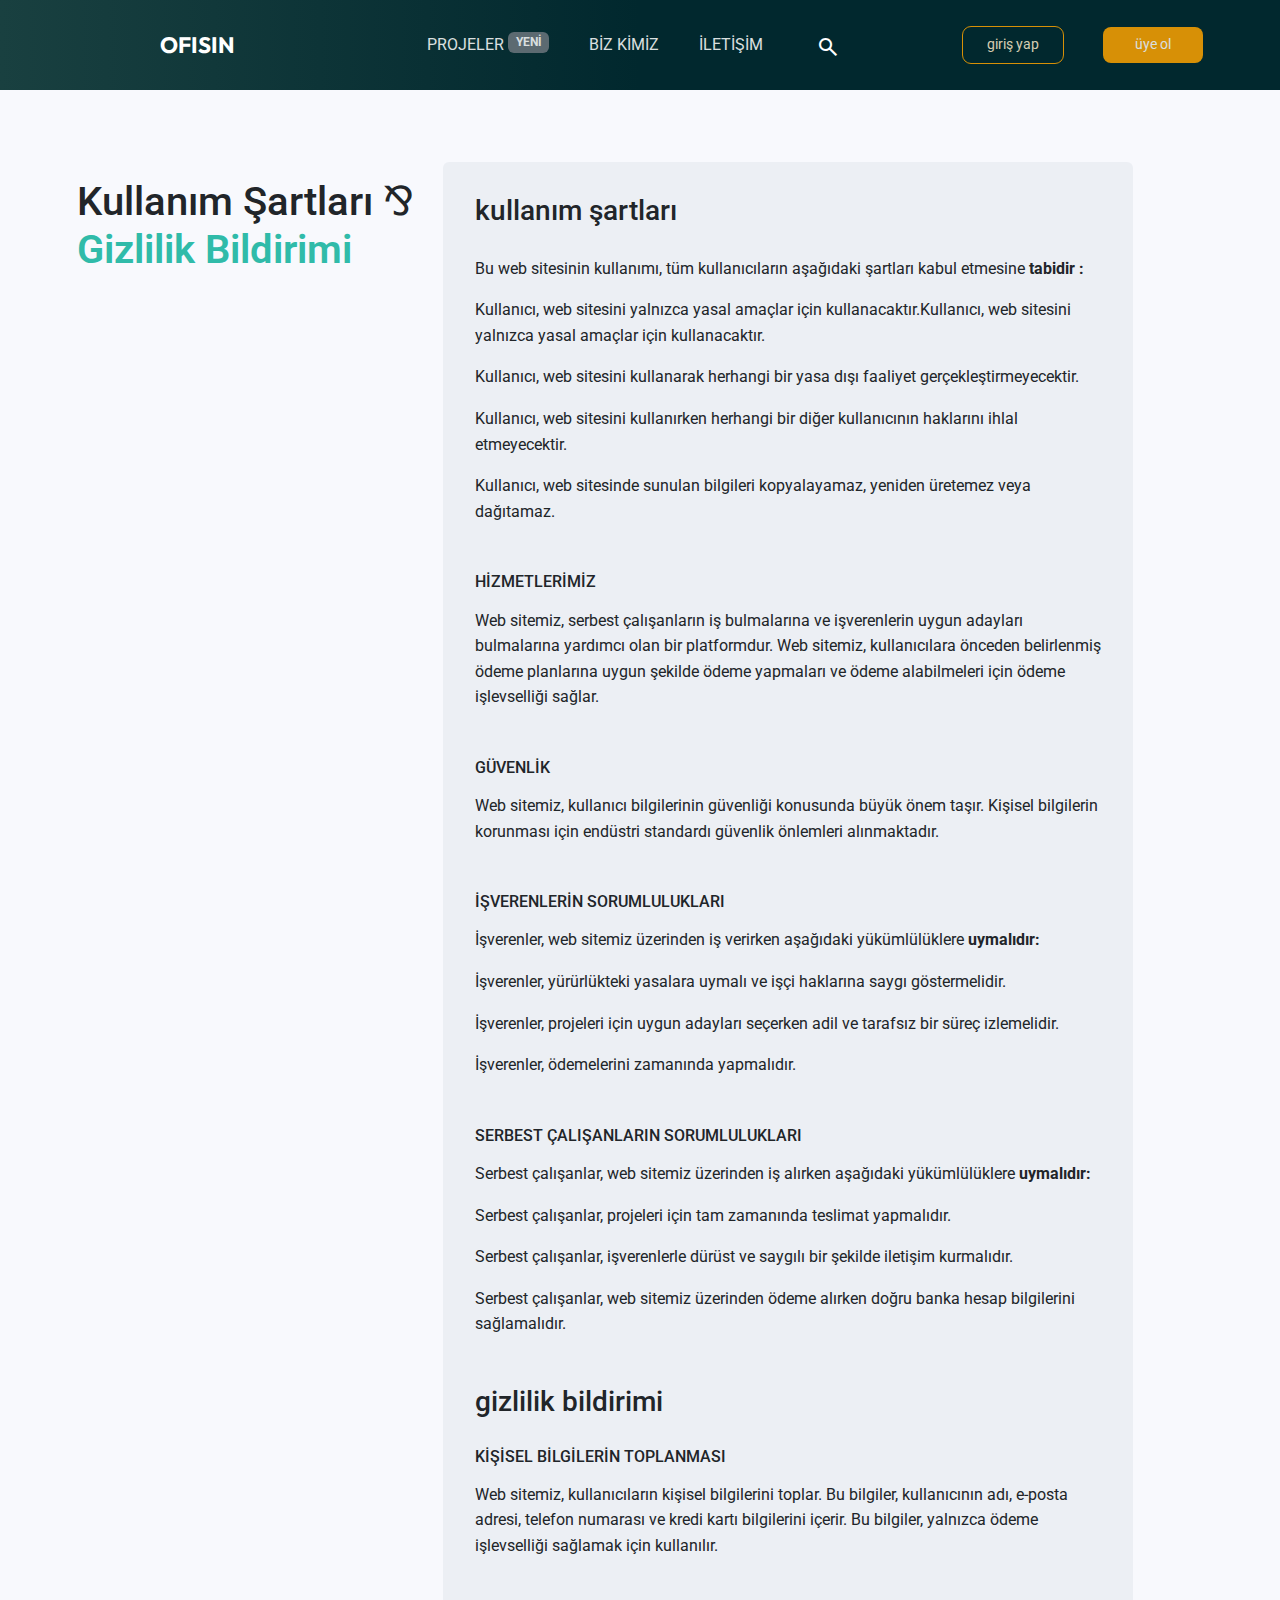
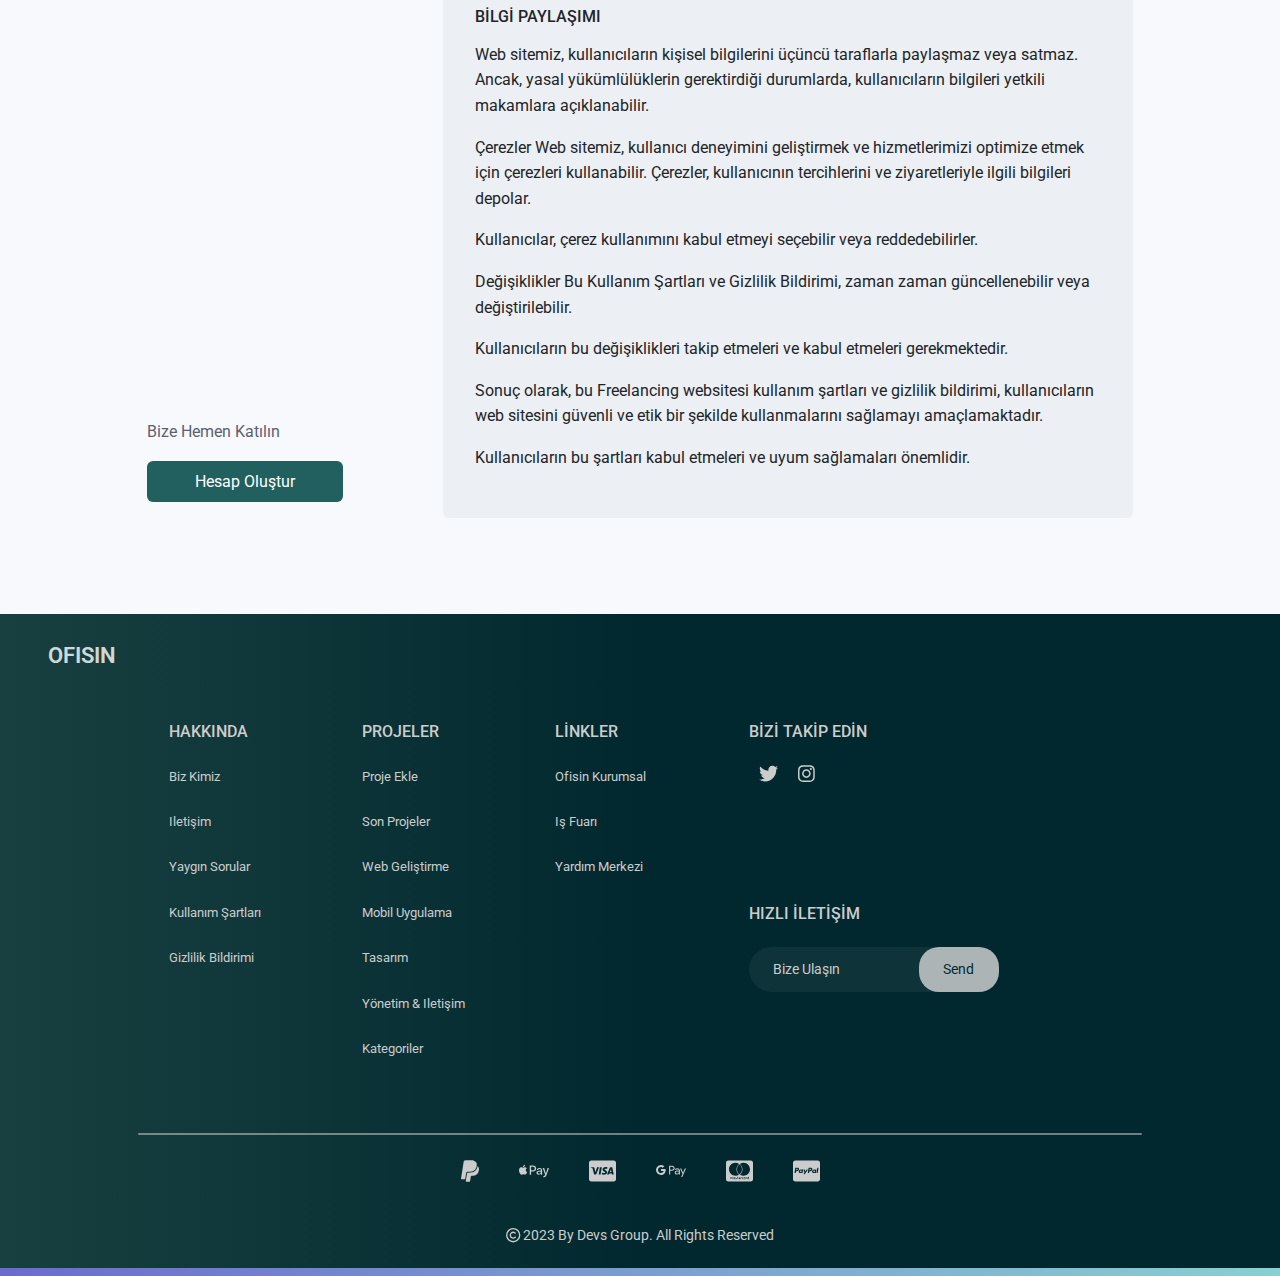
<file: terms-privacy.html>
<!DOCTYPE html>
<html lang="tr">
<head>
    <meta charset="UTF-8">
    <meta name="viewport" content="width=device-width, initial-scale=1.0">
    <!-- Google icons -->
    <link rel="stylesheet" href="https://fonts.googleapis.com/css2?family=Material+Symbols+Outlined:opsz,wght,FILL,GRAD@20..48,100..700,0..1,-50..200" />
    <!-- bootstrap css files -->
    <link rel="stylesheet" href="./css/bootstrap.min.css">
    <!-- font awesome css files -->
    <link rel="stylesheet" href="./css/all.min.css">
    <!-- our styles -->
    <link rel="stylesheet" href="./css/common.css">
    <link rel="stylesheet" href="./css/footer.css">
    <link rel="stylesheet" href="./css/Navbar.css">
    <link rel="stylesheet" href="./css/info-pages.css">

    <title>Ofisin</title>
</head>
<body>

    <nav>
        <div class="container-fluid ofisin-main-navbar">
            <div class="row h-100 align-items-center">
                <!-- navbar logo -->
                <div class="col d-flex justify-content-xs-start justify-content-sm-center ms-2 ms-sm-0" >
                    <div class="ofisin-main-logo">
                        <a href="index.html">ofısın</a>
                    </div>
                </div>

                <!-- navbar main links -->
                <div class="col d-none d-lg-flex justify-content-center pages-links-col">
                    <ul class="list-unstyled d-flex justify-content-center align-items-center">
                        <li class="ofisin-main-navbar-item ofisin-main-navbar-pages text-nowrap">
                            <a href="#">
                                projeler <span class="badge bg-secondary align-top">Yeni</span>
                            </a>
                        </li>
                        <li class="ofisin-main-navbar-item ofisin-main-navbar-pages text-nowrap">
                            <a href="#">biz kimiz</a>
                        </li>
                        <li class="ofisin-main-navbar-item ofisin-main-navbar-pages">
                            <a href="#">iletişim</a>
                        </li>
                        <li class="ofisin-main-navbar-item">
                            <div class="search-box">
                                <form action="post">
                                    <button  class="btn-search" type="submit"><span class="material-symbols-outlined">search</span></button>
                                    <input type="text" class="input-search" placeholder="Buraya yazınız..">
                                </form>
                              </div>
                        </li>
                    </ul>
                </div>

                <!-- navbar right side section for users who are logged in -->
                <div class="col d-none justify-content-sm-center ms-2 ms-sm-0">
                    
                    <ul class="list-unstyled d-flex align-items-baseline">
                        <!-- Notifications parent-->
                        <li class="ofisin-main-navbar-item position-relative notifications">
                            <i class="fa-solid fa-bell" ></i>
                            <!-- dropdown arrow icon -->
                            <div class="dropdown-arrow"></div>
                            <!-- dropdown box -->
                            <div class="main-navbar-dropdown rounded-1 p-2">
                                <!-- notification box start-->
                                <a class="text-reset text-decoration-none" href="#">
                                    <div class="notification rounded-2 d-flex p-2">
                                        <div class="notification-picture" alt="notification-pic"></div>
                                        <div class="ps-2 notification-text text-start">
                                            Hasan'dan yeni mesajınız var
                                            <br>
                                            <i class="fa-solid fa-clock align-middle ps-0 pe-0"></i>
                                            <span>5 dk önce</span>
                                        </div>
                                    </div>
                                </a>
                                <!-- notification box end-->

                                <!-- Shown when there is no message  START-->
                                <!-- <div class="dropdown-empty-inbox d-flex align-items-center p-2" role="alert">
                                        <i class="fa-solid fa-exclamation me-2"></i>
                                        <div>
                                            Henüz bir bildiriminiz gözükmüyor
                                        </div>
                                    </div> -->
                                <!-- Shown when there is no message END-->
                            </div>
                            <!-- notification badge start-->
                            <span class="position-absolute top-0 start-100 translate-middle badge rounded-pill bg-secondary">
                                99+
                            <span class="visually-hidden">new notifications</span>
                            <!-- notification badge end-->
                        </li>
                        <!-- Messeges parent-->
                        <li class="ofisin-main-navbar-item position-relative messages">
                            <i class="fa-solid fa-envelope"></i>
                            <div class="dropdown-arrow"></div>
                            <div class="main-navbar-dropdown rounded-1 p-2">
                                <!-- notification box start -->
                                <a class="text-reset text-decoration-none" href="#">
                                    <div class="notification rounded-2 d-flex p-2">
                                        <div class="notification-picture" alt="notification-pic"></div>
                                        <div class="ps-2 notification-text text-start">
                                            Hasan'dan yeni mesajınız var
                                            <br>
                                            <i class="fa-solid fa-clock align-middle ps-0 pe-0"></i>
                                            <span>5 dk önce</span>
                                        </div>
                                    </div>
                                </a>
                                <!-- notification box end -->

                                <!-- Shown when there is no message  START-->
                                <!-- <div class="dropdown-empty-inbox d-flex align-items-center p-2" role="alert">
                                        <i class="fa-solid fa-exclamation me-2"></i>
                                        <div>
                                            Henüz bir bildiriminiz gözükmüyor
                                        </div>
                                    </div> -->
                                <!-- Shown when there is no message END-->
                            </div>
                            <span class="position-absolute top-0 start-100 translate-middle badge rounded-pill bg-secondary">
                                12
                            <span class="visually-hidden">unread messages</span>
                            
                        </li>
                        <!-- Profile setting parent -->
                        <li class="ofisin-main-navbar-item position-relative profile-links">
                            <div class="ofisin-main-navbar-profile-picture" ></div>
                            <div class="dropdown-arrow"></div>
                            <div class="main-navbar-dropdown rounded-1 p-2">
                                <!-- profile dropdown -->
                                <ul class="list-unstyled profile-dropdown d-flex flex-column p-2">
                                    <li class="p-2 rounded-2"><a href="#">Profile</a></li>
                                    <li class="p-2 rounded-2"><a href="#">Şikayet et</a></li>
                                    <li class="p-2 rounded-1"><a  href="#">Logout</a></li>
                                </ul>
                            </div>
                        </li>
                    </ul>
                    
                </div>

                <!-- navbar right side section for users who are (not) logged in -->
                <div class="col d-flex justify-content-sm-center ms-2 ms-sm-0">
                    <ul class="list-unstyled d-flex align-items-center justify-content-center">
                        <li class="ofisin-main-navbar-item">
                            <a href="signIn.html">
                                <button type="button" class="ofisin-navbar-btn1 rounded-3 text-nowrap">giriş yap</button>
                            </a>
                        </li>
                        <li  class="ofisin-main-navbar-item">
                            <a href="signUp.html" class="hvr-grow">
                                <button type="button" class="ofisin-navbar-btn2 rounded-3 text-nowrap">üye ol</button>
                            </a>
                        </li>
                    </ul>
                </div>

            </div>
            
        </div>
    </nav>

    <main>
        <div class="container-fluid info-pages-parent mt-0 mt-lg-4">
            <div class="row justify-content-start p-3 p-lg-5">
                <div class="col-12 col-lg-4 d-flex flex-column align-items-center justify-content-between p-3 info-title-parent mb-2 mb-lg-0">
                    <div>
                        <h1>kullanım şartları &#8523; <br> <span>gizlilik bildirimi</span></h1>
                    </div>
                    <div>
                        <p>bize hemen katılın</p>
                        <button class="ofisin-btn p-2 pe-5 ps-5 rounded-2">hesap oluştur</button>
                    </div>
                </div>
                <div class="col-12 col-lg-7 info-parent rounded-2 p-3">
                    <!-- kullanım şartları -->
                    <h3 class="p-3 pb-1">kullanım şartları</h3>
                    <div class="info-section p-3">
                        <p>Bu web sitesinin kullanımı, tüm kullanıcıların aşağıdaki şartları kabul etmesine <strong>tabidir	&#58;</strong></p>
                        <p>Kullanıcı, web sitesini yalnızca yasal amaçlar için kullanacaktır.Kullanıcı, web sitesini yalnızca yasal amaçlar için kullanacaktır.</p>
                        <p>Kullanıcı, web sitesini kullanarak herhangi bir yasa dışı faaliyet gerçekleştirmeyecektir.</p>
                        <p>Kullanıcı, web sitesini kullanırken herhangi bir diğer kullanıcının haklarını ihlal etmeyecektir.</p>
                        <p>Kullanıcı, web sitesinde sunulan bilgileri kopyalayamaz, yeniden üretemez veya dağıtamaz.</p>
                    </div>
                    <div class="info-section p-3">
                        <h6>hizmetlerimiz</h6>
                        <p>Web sitemiz, serbest çalışanların iş bulmalarına ve işverenlerin uygun adayları bulmalarına yardımcı olan bir platformdur. Web sitemiz, kullanıcılara önceden belirlenmiş ödeme planlarına uygun şekilde ödeme yapmaları ve ödeme alabilmeleri için ödeme işlevselliği sağlar.</p>
                    </div>
                    <div class="info-section p-3">
                        <h6>güvenlik</h6>
                        <p>Web sitemiz, kullanıcı bilgilerinin güvenliği konusunda büyük önem taşır. Kişisel bilgilerin korunması için endüstri standardı güvenlik önlemleri alınmaktadır.</p>
                    </div>
                    <div class="info-section p-3">
                        <h6>işverenlerin Sorumlulukları</h6>
                        <p>İşverenler, web sitemiz üzerinden iş verirken aşağıdaki yükümlülüklere <strong>uymalıdır&#58;</strong></p>
                        <p>İşverenler, yürürlükteki yasalara uymalı ve işçi haklarına saygı göstermelidir.</p>
                        <p>İşverenler, projeleri için uygun adayları seçerken adil ve tarafsız bir süreç izlemelidir.</p>
                        <p>İşverenler, ödemelerini zamanında yapmalıdır.</p>
                    </div>
                    <div class="info-section p-3">
                        <h6>serbest çalışanların sorumlulukları</h6>
                        <p>Serbest çalışanlar, web sitemiz üzerinden iş alırken aşağıdaki yükümlülüklere <strong>uymalıdır&#58;</strong></p>
                        <p>Serbest çalışanlar, projeleri için tam zamanında teslimat yapmalıdır.</p>
                        <p>Serbest çalışanlar, işverenlerle dürüst ve saygılı bir şekilde iletişim kurmalıdır.</p>
                        <p>Serbest çalışanlar, web sitemiz üzerinden ödeme alırken doğru banka hesap bilgilerini sağlamalıdır.</p>
                    </div>
                    <!-- gizlilik bildirimi -->
                    <h3 class="p-3 pb-1">gizlilik bildirimi</h3>
                    <div class="info-section p-3">
                        <h6>Kişisel Bilgilerin Toplanması</h6>
                        <p>Web sitemiz, kullanıcıların kişisel bilgilerini toplar. Bu bilgiler, kullanıcının adı, e-posta adresi, telefon numarası ve kredi kartı bilgilerini içerir. Bu bilgiler, yalnızca ödeme işlevselliği sağlamak için kullanılır.</p>
                    </div>
                    <div class="info-section p-3">
                        <h6>Bilgi Paylaşımı</h6>
                        <p>Web sitemiz, kullanıcıların kişisel bilgilerini üçüncü taraflarla paylaşmaz veya satmaz. Ancak, yasal yükümlülüklerin gerektirdiği durumlarda, kullanıcıların bilgileri yetkili makamlara açıklanabilir.</p>
                        <p>Çerezler Web sitemiz, kullanıcı deneyimini geliştirmek ve hizmetlerimizi optimize etmek için çerezleri kullanabilir. Çerezler, kullanıcının tercihlerini ve ziyaretleriyle ilgili bilgileri depolar.</p>
                        <p>Kullanıcılar, çerez kullanımını kabul etmeyi seçebilir veya reddedebilirler.</p>
                        <p>Değişiklikler Bu Kullanım Şartları ve Gizlilik Bildirimi, zaman zaman güncellenebilir veya değiştirilebilir.</p>
                        <p>Kullanıcıların bu değişiklikleri takip etmeleri ve kabul etmeleri gerekmektedir.</p>
                        <p>Sonuç olarak, bu Freelancing websitesi kullanım şartları ve gizlilik bildirimi, kullanıcıların web sitesini güvenli ve etik bir şekilde kullanmalarını sağlamayı amaçlamaktadır. </p>
                        <p>Kullanıcıların bu şartları kabul etmeleri ve uyum sağlamaları önemlidir.</p>






                    
                    </div>
                </div>
            </div>
        </div>


    </main>

    <footer>
        <div class="container-fluid ofisin-footer p-4 mt-5">
            <!-- ofisin logo -->
            <div class="ofisin-logo ms-4">
                <a href="#">ofısın</a>
            </div>
            <!-- footer main content -->
            <div class="row p-5 justify-content-center">
                <div class="col-12 col-xl-6">
                    <!-- footer main links  -->
                    <div class="row">
                        <div class="col-12 col-md-4 m-3 m-lg-0">
                            <h5 class>
                                hakkında
                                <span class="material-symbols-outlined d-block d-md-none" data-bs-toggle="collapse" href="#aboutUs-collapse" role="button" aria-expanded="true" aria-controls="collapseExample">
                                    add
                                </span>
                            </h5>
                            <ul class="list-unstyled collapse show" id="aboutUs-collapse">
                                <li>
                                    <a href="#">biz kimiz</a>
                                </li>
                                <li>
                                    <a href="#">iletişim</a>
                                </li>
                                <li>
                                    <a href="#">yaygın sorular</a>
                                </li>
                                <li>
                                    <a href="#">kullanım şartları</a>
                                </li>
                                <li>
                                    <a href="#">gizlilik bildirimi</a>
                                </li>
                            </ul>
                        </div>
                        <div class="col-12 col-md-4 m-3 m-lg-0">
                            <h5>
                                projeler
                                <span class="material-symbols-outlined d-block d-md-none" data-bs-toggle="collapse" href="#projects-collapse" role="button" aria-expanded="false" aria-controls="collapseExample">
                                    add
                                </span>
                            </h5>
                            <ul class="list-unstyled collapse show" id="projects-collapse">
                                <li>
                                    <a href="#">proje ekle</a>
                                </li>
                                <li>
                                    <a href="#">son projeler</a>
                                </li>
                                <li>
                                    <a href="#">web geliştirme</a>
                                </li>
                                <li>
                                    <a href="#">mobil uygulama</a>
                                </li>
                                <li>
                                    <a href="#">tasarım</a>
                                </li>
                                <li>
                                    <a href="#">yönetim & iletişim</a>
                                </li>
                                <li>
                                    <a href="#">kategoriler</a>
                                </li>
                            </ul>
                        </div>
                        <div class="col-12 col-md-4 m-3 m-lg-0">
                            <h5>
                                linkler
                                <span class="material-symbols-outlined d-block d-md-none" data-bs-toggle="collapse" href="#links-collapse" role="button" aria-expanded="true" aria-controls="collapseExample">
                                    add
                                </span>
                            </h5>
                            <ul class="list-unstyled collapse show" id="links-collapse">
                                <li>
                                    <a href="#">ofisin kurumsal</a>
                                </li>
                                <li>
                                    <a href="#">iş fuarı</a>
                                </li>
                                <li>
                                    <a href="#">yardım merkezi</a>
                            </ul>
                        </div>
                    </div>
                </div>
                <!-- footer right section (reach us section) -->
                <div class="col-12 col-xl-4 m-0">
                    <div class="row flex-column h-100">
                        <!-- twitter & instagram links -->
                        <div class="col m-3 m-lg-0">
                            <h5>
                                bizi takip edin
                                <span class="material-symbols-outlined d-block d-md-none" data-bs-toggle="collapse" href="#follow-collapse" role="button" aria-expanded="true" aria-controls="collapseExample">
                                    add
                                </span>
                            </h5>
                            <ul class="list-unstyled footer-followUs-list collapse show" id="follow-collapse">
                                <li>
                                    <a href="#">
                                        <i class="fa-brands fa-twitter"></i>
                                    </a>
                                </li>
                                <li>
                                    <a href="#">
                                        <i class="fa-brands fa-instagram"></i>
                                    </a>
                                </li>
                            </ul>
                        </div>
                        <!-- send button section -->
                        <div class="col m-3 m-lg-0">
                            <h5>
                                hızlı iletişim
                                <span class="material-symbols-outlined d-block d-md-none" data-bs-toggle="collapse" href="#contact-collapse" role="button" aria-expanded="true" aria-controls="collapseExample">
                                    add
                                </span>
                            </h5>
                            <a href="#" class="collapse show" id="contact-collapse">
                                <div class="footer-reachUs-box rounded-5 d-flex align-items-center ps-4 mt-4">
                                    bize ulaşın
                                 </div>
                            </a>
                        </div>
                    </div>
                </div>
            </div>
            <!-- footer bottom section (payment brands) and copyright-->
            <div class="row flex-column footer-brands-box">
                <div class="col-12">
                    <ul class="list-unstyled footer-brands-list d-flex justify-content-center">
                        <li>
                            <i class="fa-brands fa-paypal"></i>
                        </li>
                        <li>
                            <i class="fa-brands fa-apple-pay"></i>
                        </li>
                        <li>
                            <i class="fa-brands fa-cc-visa"></i>
                        </li>
                        <li>
                            <i class="fa-brands fa-google-pay"></i>
                        </li>
                        <li>
                            <i class="fa-brands fa-cc-mastercard"></i>
                        </li>
                        <li>
                            <i class="fa-brands fa-cc-paypal"></i>
                        </li>
                    </ul>
                </div>
                <div class="col-12 text-center">
                    <h6>
                        <i class="fa-regular fa-copyright"></i>
                         2023 by devs group. all rights reserved
                    </h6>
                </div>
            </div>
        </div>

    </footer>

    
</body>
<!-- jquery -->
<script src="./js/jquery.min.js"></script>
<!-- bootstrap -->
<script src="./js/bootstrap.bundle.min.js"></script>
<!-- fontawesome -->
<script src="./js/all.min.js"></script>
<script src="./js/script.js"></script>
</html>
</file>
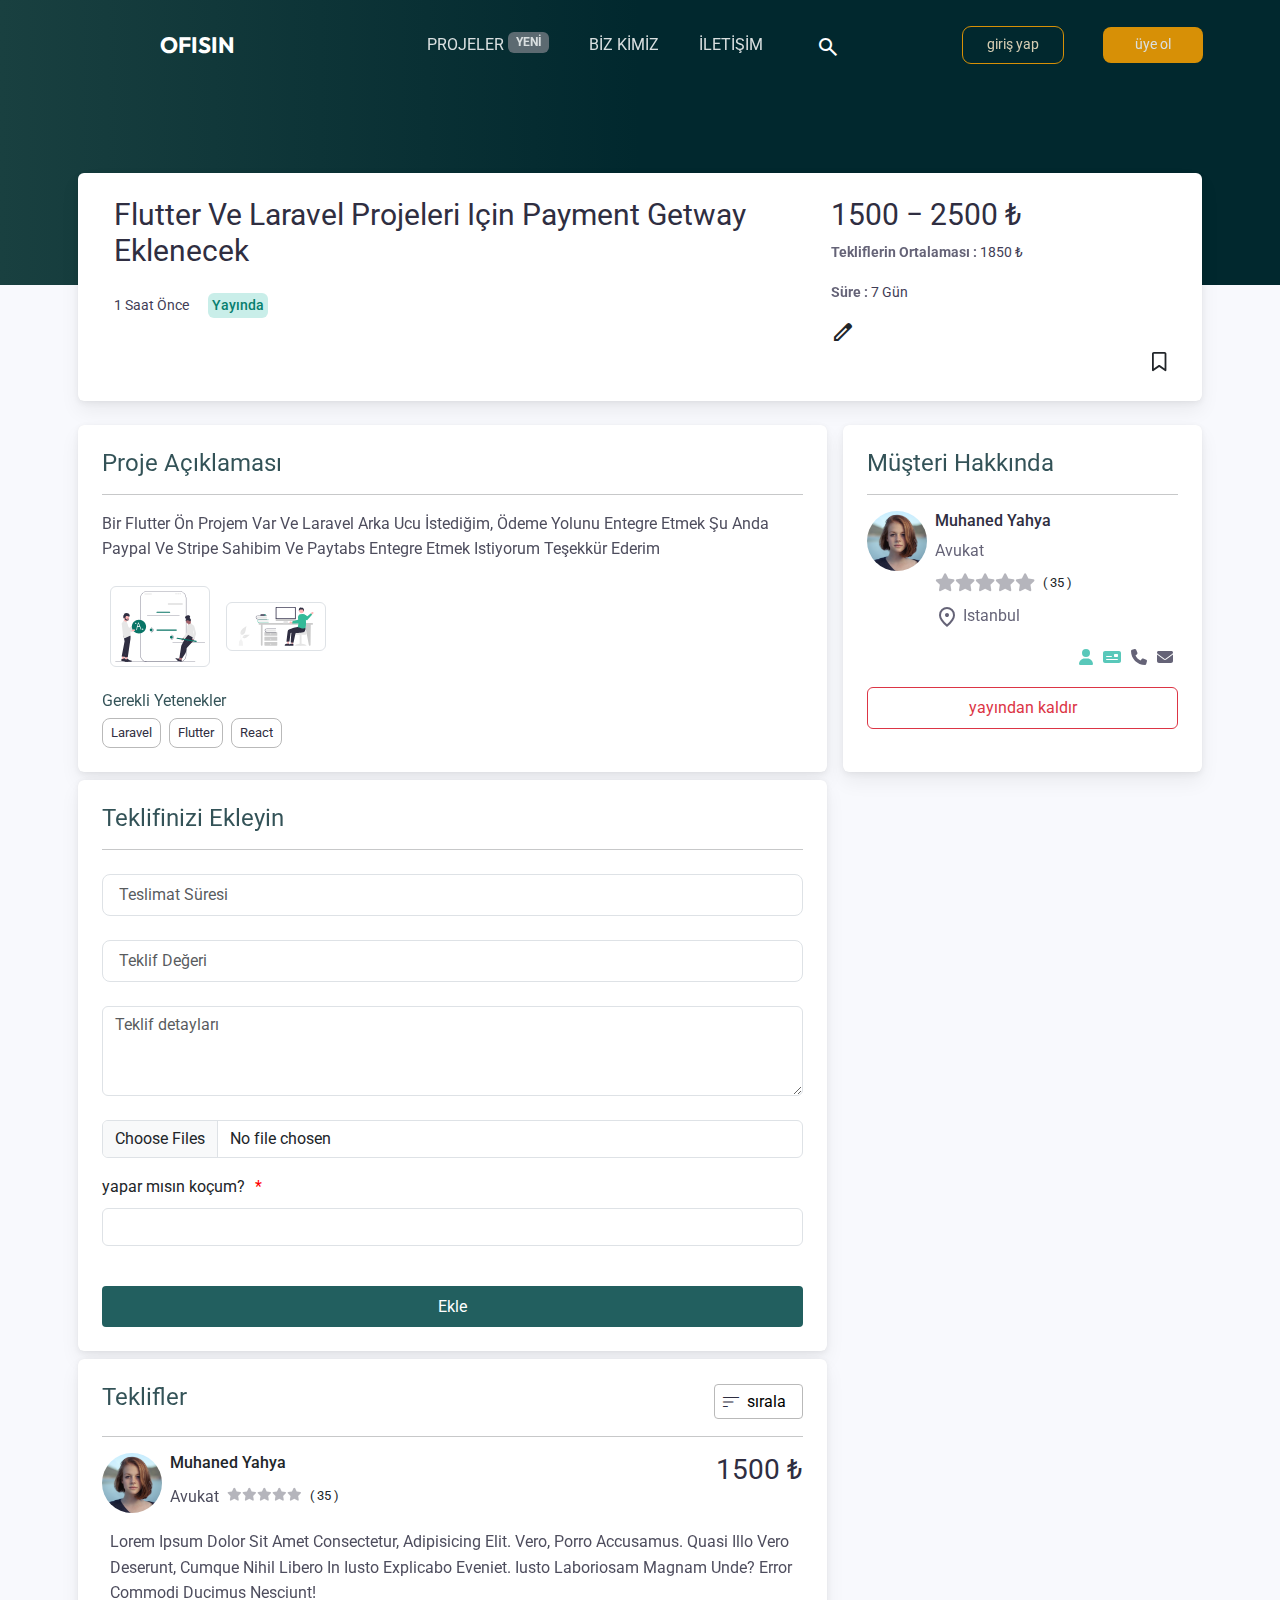
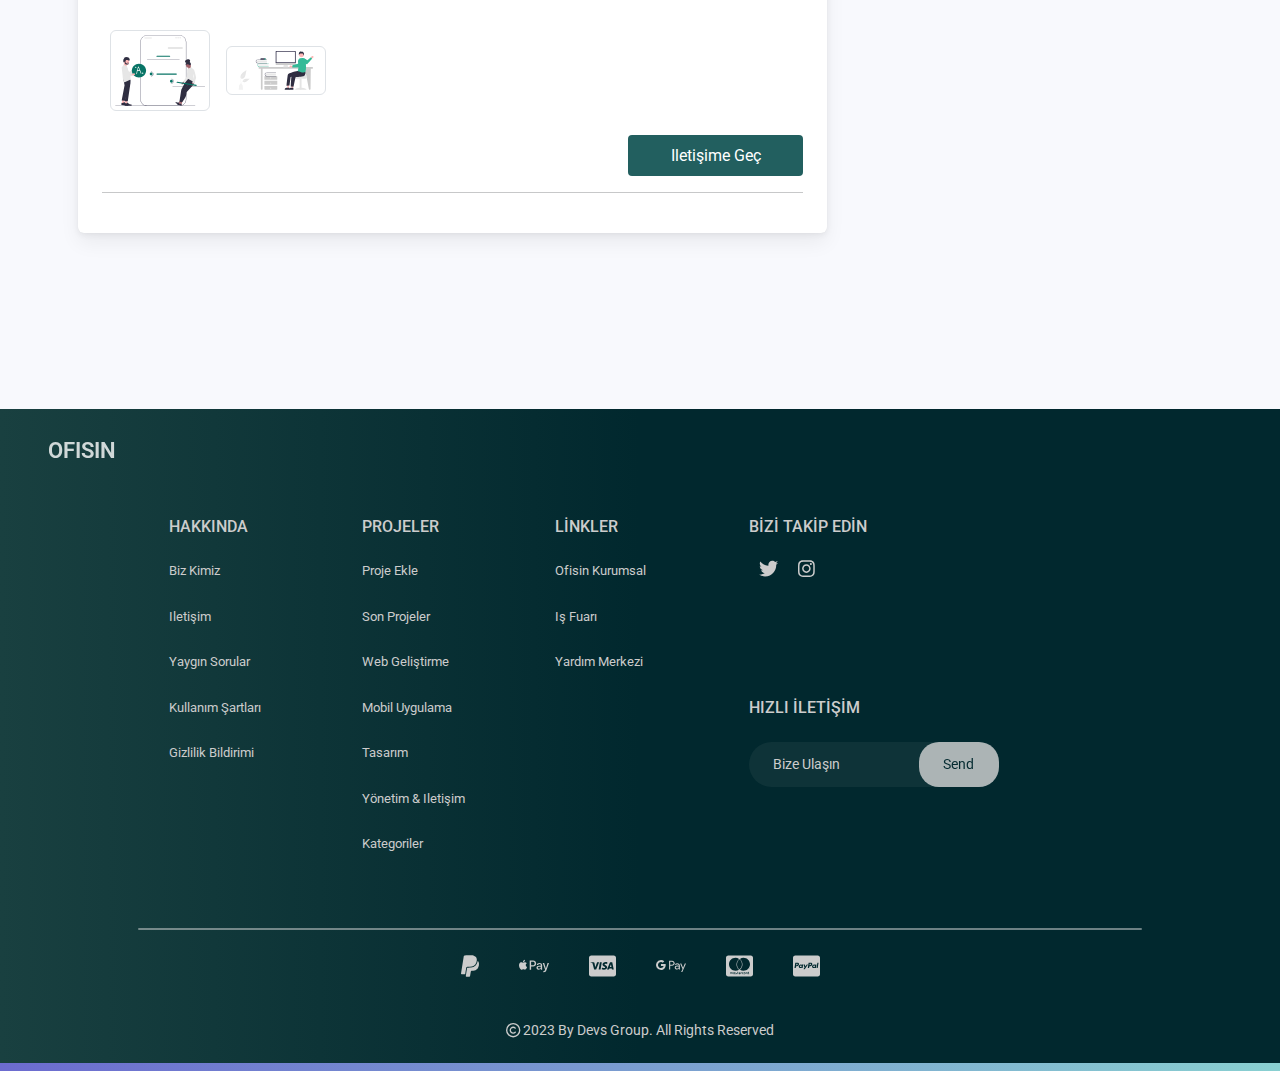
<file: view-project.html>
<!DOCTYPE html>
<html lang="tr">
<head>
    <meta charset="UTF-8">
    <meta name="viewport" content="width=device-width, initial-scale=1.0">
    <!-- Google icons -->
    <link rel="stylesheet" href="https://fonts.googleapis.com/css2?family=Material+Symbols+Outlined:opsz,wght,FILL,GRAD@20..48,100..700,0..1,-50..200" />
    <!-- bootstrap css files -->
    <link rel="stylesheet" href="./css/bootstrap.min.css">
    <!-- font awesome css files -->
    <link rel="stylesheet" href="./css/all.min.css">
    <!-- our styles -->
    <link rel="stylesheet" href="./css/common.css">
    <link rel="stylesheet" href="./css/footer.css">
    <link rel="stylesheet" href="./css/Navbar.css">
    <link rel="stylesheet" href="./css/view-project.css">

    <title>Ofisin</title>
</head>
<body>



<header class="ofisin-main-header">
    <nav>
        <div class="container-fluid ofisin-main-navbar">
            <div class="row h-100 align-items-center">
                <!-- navbar logo -->
                <div class="col d-flex justify-content-xs-start justify-content-sm-center ms-2 ms-sm-0" >
                    <div class="ofisin-main-logo">
                        <a href="index.html">ofısın</a>
                    </div>
                </div>
    
                <!-- navbar main links -->
                <div class="col d-none d-lg-flex justify-content-center pages-links-col">
                    <ul class="list-unstyled d-flex justify-content-center align-items-center">
                        <li class="ofisin-main-navbar-item ofisin-main-navbar-pages text-nowrap">
                            <a href="#">
                                projeler <span class="badge bg-secondary align-top">Yeni</span>
                            </a>
                        </li>
                        <li class="ofisin-main-navbar-item ofisin-main-navbar-pages text-nowrap">
                            <a href="#">biz kimiz</a>
                        </li>
                        <li class="ofisin-main-navbar-item ofisin-main-navbar-pages">
                            <a href="#">iletişim</a>
                        </li>
                        <li class="ofisin-main-navbar-item">
                            <div class="search-box">
                                <form action="post">
                                    <button  class="btn-search" type="submit"><span class="material-symbols-outlined">search</span></button>
                                    <input type="text" class="input-search" placeholder="Buraya yazınız..">
                                </form>
                                </div>
                        </li>
                    </ul>
                </div>
    
                <!-- navbar right side section for users who are logged in -->
                <div class="col d-none justify-content-sm-center ms-2 ms-sm-0">
                    
                    <ul class="list-unstyled d-flex align-items-baseline">
                        <!-- Notifications parent-->
                        <li class="ofisin-main-navbar-item position-relative notifications">
                            <i class="fa-solid fa-bell" ></i>
                            <!-- dropdown arrow icon -->
                            <div class="dropdown-arrow"></div>
                            <!-- dropdown box -->
                            <div class="main-navbar-dropdown rounded-1 p-2">
                                <!-- notification box start-->
                                <a class="text-reset text-decoration-none" href="#">
                                    <div class="notification rounded-2 d-flex p-2">
                                        <div class="notification-picture" alt="notification-pic"></div>
                                        <div class="ps-2 notification-text text-start">
                                            Hasan'dan yeni mesajınız var
                                            <br>
                                            <i class="fa-solid fa-clock align-middle ps-0 pe-0"></i>
                                            <span>5 dk önce</span>
                                        </div>
                                    </div>
                                </a>
                                <!-- notification box end-->
    
                                <!-- Shown when there is no message  START-->
                                <!-- <div class="dropdown-empty-inbox d-flex align-items-center p-2" role="alert">
                                        <i class="fa-solid fa-exclamation me-2"></i>
                                        <div>
                                            Henüz bir bildiriminiz gözükmüyor
                                        </div>
                                    </div> -->
                                <!-- Shown when there is no message END-->
                            </div>
                            <!-- notification badge start-->
                            <span class="position-absolute top-0 start-100 translate-middle badge rounded-pill bg-secondary">
                                99+
                            <span class="visually-hidden">new notifications</span>
                            <!-- notification badge end-->
                        </li>
                        <!-- Messeges parent-->
                        <li class="ofisin-main-navbar-item position-relative messages">
                            <i class="fa-solid fa-envelope"></i>
                            <div class="dropdown-arrow"></div>
                            <div class="main-navbar-dropdown rounded-1 p-2">
                                <!-- notification box start -->
                                <a class="text-reset text-decoration-none" href="#">
                                    <div class="notification rounded-2 d-flex p-2">
                                        <div class="notification-picture" alt="notification-pic"></div>
                                        <div class="ps-2 notification-text text-start">
                                            Hasan'dan yeni mesajınız var
                                            <br>
                                            <i class="fa-solid fa-clock align-middle ps-0 pe-0"></i>
                                            <span>5 dk önce</span>
                                        </div>
                                    </div>
                                </a>
                                <!-- notification box end -->
    
                                <!-- Shown when there is no message  START-->
                                <!-- <div class="dropdown-empty-inbox d-flex align-items-center p-2" role="alert">
                                        <i class="fa-solid fa-exclamation me-2"></i>
                                        <div>
                                            Henüz bir bildiriminiz gözükmüyor
                                        </div>
                                    </div> -->
                                <!-- Shown when there is no message END-->
                            </div>
                            <span class="position-absolute top-0 start-100 translate-middle badge rounded-pill bg-secondary">
                                12
                            <span class="visually-hidden">unread messages</span>
                            
                        </li>
                        <!-- Profile setting parent -->
                        <li class="ofisin-main-navbar-item position-relative profile-links">
                            <div class="ofisin-main-navbar-profile-picture" ></div>
                            <div class="dropdown-arrow"></div>
                            <div class="main-navbar-dropdown rounded-1 p-2">
                                <!-- profile dropdown -->
                                <ul class="list-unstyled profile-dropdown d-flex flex-column p-2">
                                    <li class="p-2 rounded-2"><a href="#">Profile</a></li>
                                    <li class="p-2 rounded-2"><a href="#">Şikayet et</a></li>
                                    <li class="p-2 rounded-1"><a  href="#">Logout</a></li>
                                </ul>
                            </div>
                        </li>
                    </ul>
                    
                </div>
    
                <!-- navbar right side section for users who are (not) logged in -->
                <div class="col d-flex justify-content-sm-center ms-2 ms-sm-0">
                    <ul class="list-unstyled d-flex align-items-center justify-content-center">
                        <li class="ofisin-main-navbar-item">
                            <a href="signIn.html">
                                <button type="button" class="ofisin-navbar-btn1 rounded-3 text-nowrap">giriş yap</button>
                            </a>
                        </li>
                        <li  class="ofisin-main-navbar-item">
                            <a href="signUp.html" class="hvr-grow">
                                <button type="button" class="ofisin-navbar-btn2 rounded-3 text-nowrap">üye ol</button>
                            </a>
                        </li>
                    </ul>
                </div>
    
            </div>
            
        </div>
    </nav>
</header>


<main class="container ofisin-main position-relative">
    <div class="row flex-column align-items-center p-2">
        <!-- project header -->
        <div class="col row project-header justify-content-between rounded-2 p-4">
            <div class="col pe-lg-3">
                <h1>
                    Flutter ve laravel projeleri için payment getway eklenecek
                </h1>
                <p class="mt-4">
                    1 saat önce
                    <span class="rounded-2 p-1 ms-3">yayında</span>
                 </p>




            </div>
            <div class="col-12 col-lg-4">
                <h2>1500 &minus; 2500 &#8378;</h2>
                <p><strong>tekliflerin ortalaması &colon;</strong> 1850 &#8378</p>
                <p><strong>süre &colon;</strong> 7 gün</p>

                <!-- editleme şeyi iş sahibine çıkar -->
                <a href="#" class="text-reset text-decoration-none">
                    <span class="material-symbols-outlined edit-icon" data-bs-toggle="tooltip" data-bs-placement="top" title="Edit project">edit</span>
                </a>

                <!-- bookmark -->
                <div class="text-end project-bookmark">
                    <!-- project unsaved -->
                    <span  data-bs-toggle="tooltip" data-bs-placement="top" title="save project">
                        <i class="fa-regular fa-bookmark"></i>
                        <!-- show this when the project saved -->
                        <!-- <i class="fa-solid fa-bookmark saved"></i> -->
                    </span>
                </div>

            </div>
        </div>

        <div class="col row justify-content-between rounded-2 p-0 mt-4">

            <!-- about the project section -->
            <div class="col-12 col-lg-8 project-detail rounded-2 p-4 me-0 me-lg-3">
                <h4>proje açıklaması</h4>
                <hr>
                <!-- project text -->
                <p>
                    Bir Flutter ön projem var ve Laravel arka ucu İstediğim, ödeme yolunu entegre etmek Şu anda paypal ve stripe sahibim Ve paytabs entegre etmek istiyorum teşekkür ederim
                </p>
                <!-- project images if exists-->
                <div class="project-images-box d-flex align-items-center m-2 ms-0 mb-3">
                    <img src="/img/main/team.svg" alt="project-image" class="img-thumbnail  project-image m-2">
                    <img src="/img/main/hello.svg" alt="project-image" class="img-thumbnail project-image m-2">
                </div>

                <!-- project needed skills -->
                <div>
                    <h6>gerekli Yetenekler</h6>
                    <div class="d-flex align-items-center">
                        <div class="skill rounded-3 p-1 ps-2 pe-2 me-2">
                            Laravel
                        </div>
                        <div class="skill rounded-3 p-1 ps-2 pe-2 me-2">
                            Flutter
                        </div>
                        <div class="skill rounded-3 p-1 ps-2 pe-2 me-2">
                            React
                        </div>
                    </div>
                </div>
            </div>
            
            <!-- about customer secion -->
            <div class="col rounded-2 p-4 customer-detail mt-2 mt-lg-0">
                <h4>müşteri hakkında</h4>
                <hr>
                <div class="d-flex align-items-start">
                    <a href="#">
                        <div class="user-pic me-2" title="view profile"></div>
                    </a>
                    <div>
                        <h6> <a href="#" class="text-reset">muhaned yahya</a> </h6>
                        <p class="mb-0">avukat</p>
                        
                        <div class="rating d-flex flex-row-reverse align-items-center">
                            <!-- Add "checked" to the input tag until its evaluation -->
                            <span class="number-of-reviews ms-2">
                                &#40; 35 &#41;
                            </span>
                            <input type="radio" id="star1" name="rate" value="1">
                            <label for="star1" title="rate"></label>
                            <input type="radio" id="star2" name="rate" value="2">
                            <label for="star2" title="rate"></label>
                            <input type="radio" id="star3" name="rate" value="3">
                            <label for="star3" title="rate"></label>
                            <input type="radio" id="star4" name="rate" value="4">
                            <label for="star4" title="rate"></label>
                            <input type="radio" id="star5" name="rate" value="5">
                            <label for="star5" title="text"></label> 
                        </div>
                        <p>
                            <span class="material-symbols-outlined">location_on</span>
                            istanbul
                        </p>

                    </div>
                </div>

                <!-- customer verified info  -->
                <div class="d-flex align-items-center justify-content-end verified-icons">
                    <!-- add verified class to "i" tag if the info is verified -->
                    <span  data-bs-toggle="tooltip" data-bs-placement="top" title="profile verified">
                        <i class="fa-solid fa-user verified"></i>
                    </span>
                    <span  data-bs-toggle="tooltip" data-bs-placement="top" title="payment verified">
                        <i class="fa-solid fa-money-check verified"></i>
                    </span>
                    <span  data-bs-toggle="tooltip" data-bs-placement="top" title="phone not verified">
                        <i class="fa-solid fa-phone"></i>
                    </span>
                    <span  data-bs-toggle="tooltip" data-bs-placement="top" title="email not verified">
                        <i class="fa-solid fa-envelope"></i>
                    </span>
                </div>

                <button type="button" class="w-100 btn btn-outline-danger mt-3 p-2">yayından kaldır</button>

            </div>

        </div>

        <!-- add / show offers section -->
        <div class="col row justify-content-between rounded-2 p-0 mt-2">

            <!-- add offer for freelancers -->
            <div class="col-12 col-lg-8 col-lg-8 add-offer-parent rounded-2 p-4 me-0 me-lg-3 mb-2">
                <h4>teklifinizi ekleyin</h4>
                <hr>
                <form class="add-offer-box mt-4">
                    <div class="input-group input-group-lg">
                        <input type="text" class="form-control fs-6" title="Teslimat Süresi" placeholder="Teslimat Süresi">
                    </div>
                    <div class="input-group input-group-lg mt-4 mb-4">
                        <input type="text" class="form-control fs-6"  title="Teklif Değeri" placeholder="Teklif Değeri">
                    </div>
                    <div class="input-group">
                        <textarea class="form-control fs-6" title="Teklif detayları" placeholder="Teklif detayları"></textarea>
                    </div>

                    <div class="mt-4">
                        <input class="form-control" type="file" id="formFileMultiple" multiple>
                    </div>

                    <!-- project questions -->
                    <div class="project-question mt-3">
                        <!-- if the question is necessary add "necessary" class to the label -->
                        <label for="soru1" class="form-label necessary">yapar mısın koçum?</label>
                        <div class="input-group mb-3">
                            <input type="text" class="form-control" id="soru1" aria-describedby="basic-addon3">
                        </div>
                    </div>

                    <button type="submit" class="w-100 ofisin-btn rounded-1 text-center mt-4 p-2">
                        ekle
                    </button>

                </form>
            </div>


            <!-- offers for project manager -->
            <div class="col-12 col-lg-8 add-offer-parent rounded-2 p-4 me-0 me-lg-3">

                <!-- offers title -->
                <div class="d-flex justify-content-between align-items-center">
                    <h4 class="d-inline-flex">teklifler</h4>
                    <button class="d-flex justify-content-center align-items-center list-btn p-1 pe-3 rounded-1">
                        <span class="material-symbols-outlined me-1">sort</span>
                        sırala
                    </button>
                </div>
                <hr>

                <!-- teklif bulunmuyorsa bunu göster -->

                <!-- <div class="alert alert-warning p-4" role="alert">
                    Henüz bir teklfiniz bulunmuyor
                </div> -->



                <!-- offer box -->
                <div class="offer">
                    <div class="d-flex justify-content-between">
                        <div class="d-flex align-items-start">
                            <!-- user profile pic -->
                            <a href="#">
                                <div class="user-pic me-2" title="view profile"></div>
                            </a>
                            <!-- user info & user rating-->
                            <div>
                                <h6> <a href="#" class="text-reset">muhaned yahya</a> </h6>
                                <div class="d-flex align-items-center ">
                                    <p class="mb-0 me-2">avukat</p>
                                
                                    <div class="rating d-inline-flex flex-row-reverse">
                                        <!-- Add "checked" to the input tag until its evaluation -->
                                        <input type="radio" id="star1" name="rate" value="1">
                                        <label for="star1" title="rate"></label>
                                        <input type="radio" id="star2" name="rate" value="2">
                                        <label for="star2" title="rate"></label>
                                        <input type="radio" id="star3" name="rate" value="3">
                                        <label for="star3" title="rate"></label>
                                        <input type="radio" id="star4" name="rate" value="4">
                                        <label for="star4" title="rate"></label>
                                        <input type="radio" id="star5" name="rate" value="5">
                                        <label for="star5" title="text"></label> 
                                    </div>
                                    
                                    <span class="number-of-reviews ms-2">
                                        &#40; 35 &#41;
                                    </span>
                                </div>
                            </div>
    
                        </div>
                        <!-- teklif değeri -->
                        <div>
                            <h3>1500 &#8378;</h3>
                        </div>
                    </div>
                    <!-- user offer text -->
                    <div class="p-2 pb-0 pt-3">
                        <p>Lorem ipsum dolor sit amet consectetur, adipisicing elit. Vero, porro accusamus. Quasi illo vero deserunt, cumque nihil libero in iusto explicabo eveniet. Iusto laboriosam magnam unde? Error commodi ducimus nesciunt!</p>
                    </div>
                    <!-- offer images if exists-->
                    <div class="offer-images-box d-flex align-items-center m-2 ms-0 mb-3">
                        <img src="/img/main/team.svg" alt="offer-image" class="img-thumbnail  offer-image m-2">
                        <img src="/img/main/hello.svg" alt="offer-image" class="img-thumbnail offer-image m-2">
                    </div>

                    <!-- contact btn -->
                    <div class="d-flex justify-content-end">
                        <button type="submit" class="w-25 ofisin-btn rounded-1 text-nowrap text-center p-2">
                            iletişime geç
                        </button>
                    </div>
                    <hr>
                    
                </div>


            </div>

            
        </div>

    </div>


</main>



<footer>
    <div class="container-fluid ofisin-footer p-4 mt-5">
        <!-- ofisin logo -->
        <div class="ofisin-logo ms-4">
            <a href="#">ofısın</a>
        </div>
        <!-- footer main content -->
        <div class="row p-5 justify-content-center">
            <div class="col-12 col-xl-6">
                <!-- footer main links  -->
                <div class="row">
                    <div class="col-12 col-md-4 m-3 m-lg-0">
                        <h5 class>
                            hakkında
                            <span class="material-symbols-outlined d-block d-md-none" data-bs-toggle="collapse" href="#aboutUs-collapse" role="button" aria-expanded="true" aria-controls="collapseExample">
                                add
                            </span>
                        </h5>
                        <ul class="list-unstyled collapse show" id="aboutUs-collapse">
                            <li>
                                <a href="#">biz kimiz</a>
                            </li>
                            <li>
                                <a href="#">iletişim</a>
                            </li>
                            <li>
                                <a href="#">yaygın sorular</a>
                            </li>
                            <li>
                                <a href="#">kullanım şartları</a>
                            </li>
                            <li>
                                <a href="#">gizlilik bildirimi</a>
                            </li>
                        </ul>
                    </div>
                    <div class="col-12 col-md-4 m-3 m-lg-0">
                        <h5>
                            projeler
                            <span class="material-symbols-outlined d-block d-md-none" data-bs-toggle="collapse" href="#projects-collapse" role="button" aria-expanded="false" aria-controls="collapseExample">
                                add
                            </span>
                        </h5>
                        <ul class="list-unstyled collapse show" id="projects-collapse">
                            <li>
                                <a href="#">proje ekle</a>
                            </li>
                            <li>
                                <a href="#">son projeler</a>
                            </li>
                            <li>
                                <a href="#">web geliştirme</a>
                            </li>
                            <li>
                                <a href="#">mobil uygulama</a>
                            </li>
                            <li>
                                <a href="#">tasarım</a>
                            </li>
                            <li>
                                <a href="#">yönetim & iletişim</a>
                            </li>
                            <li>
                                <a href="#">kategoriler</a>
                            </li>
                        </ul>
                    </div>
                    <div class="col-12 col-md-4 m-3 m-lg-0">
                        <h5>
                            linkler
                            <span class="material-symbols-outlined d-block d-md-none" data-bs-toggle="collapse" href="#links-collapse" role="button" aria-expanded="true" aria-controls="collapseExample">
                                add
                            </span>
                        </h5>
                        <ul class="list-unstyled collapse show" id="links-collapse">
                            <li>
                                <a href="#">ofisin kurumsal</a>
                            </li>
                            <li>
                                <a href="#">iş fuarı</a>
                            </li>
                            <li>
                                <a href="#">yardım merkezi</a>
                        </ul>
                    </div>
                </div>
            </div>
            <!-- footer right section (reach us section) -->
            <div class="col-12 col-xl-4 m-0">
                <div class="row flex-column h-100">
                    <!-- twitter & instagram links -->
                    <div class="col m-3 m-lg-0">
                        <h5>
                            bizi takip edin
                            <span class="material-symbols-outlined d-block d-md-none" data-bs-toggle="collapse" href="#follow-collapse" role="button" aria-expanded="true" aria-controls="collapseExample">
                                add
                            </span>
                        </h5>
                        <ul class="list-unstyled footer-followUs-list collapse show" id="follow-collapse">
                            <li>
                                <a href="#">
                                    <i class="fa-brands fa-twitter"></i>
                                </a>
                            </li>
                            <li>
                                <a href="#">
                                    <i class="fa-brands fa-instagram"></i>
                                </a>
                            </li>
                        </ul>
                    </div>
                    <!-- send button section -->
                    <div class="col m-3 m-lg-0">
                        <h5>
                            hızlı iletişim
                            <span class="material-symbols-outlined d-block d-md-none" data-bs-toggle="collapse" href="#contact-collapse" role="button" aria-expanded="true" aria-controls="collapseExample">
                                add
                            </span>
                        </h5>
                        <a href="#" class="collapse show" id="contact-collapse">
                            <div class="footer-reachUs-box rounded-5 d-flex align-items-center ps-4 mt-4">
                                bize ulaşın
                                </div>
                        </a>
                    </div>
                </div>
            </div>
        </div>
        <!-- footer bottom section (payment brands) and copyright-->
        <div class="row flex-column footer-brands-box">
            <div class="col-12">
                <ul class="list-unstyled footer-brands-list d-flex justify-content-center">
                    <li>
                        <i class="fa-brands fa-paypal"></i>
                    </li>
                    <li>
                        <i class="fa-brands fa-apple-pay"></i>
                    </li>
                    <li>
                        <i class="fa-brands fa-cc-visa"></i>
                    </li>
                    <li>
                        <i class="fa-brands fa-google-pay"></i>
                    </li>
                    <li>
                        <i class="fa-brands fa-cc-mastercard"></i>
                    </li>
                    <li>
                        <i class="fa-brands fa-cc-paypal"></i>
                    </li>
                </ul>
            </div>
            <div class="col-12 text-center">
                <h6>
                    <i class="fa-regular fa-copyright"></i>
                        2023 by devs group. all rights reserved
                </h6>
            </div>
        </div>
    </div>

</footer>

    
</body>
<!-- jquery -->
<script src="./js/jquery.min.js"></script>
<!-- bootstrap -->
<script src="./js/bootstrap.bundle.min.js"></script>
<!-- fontawesome -->
<script src="./js/all.min.js"></script>
<script src="./js/script.js"></script>
</html>
</file>
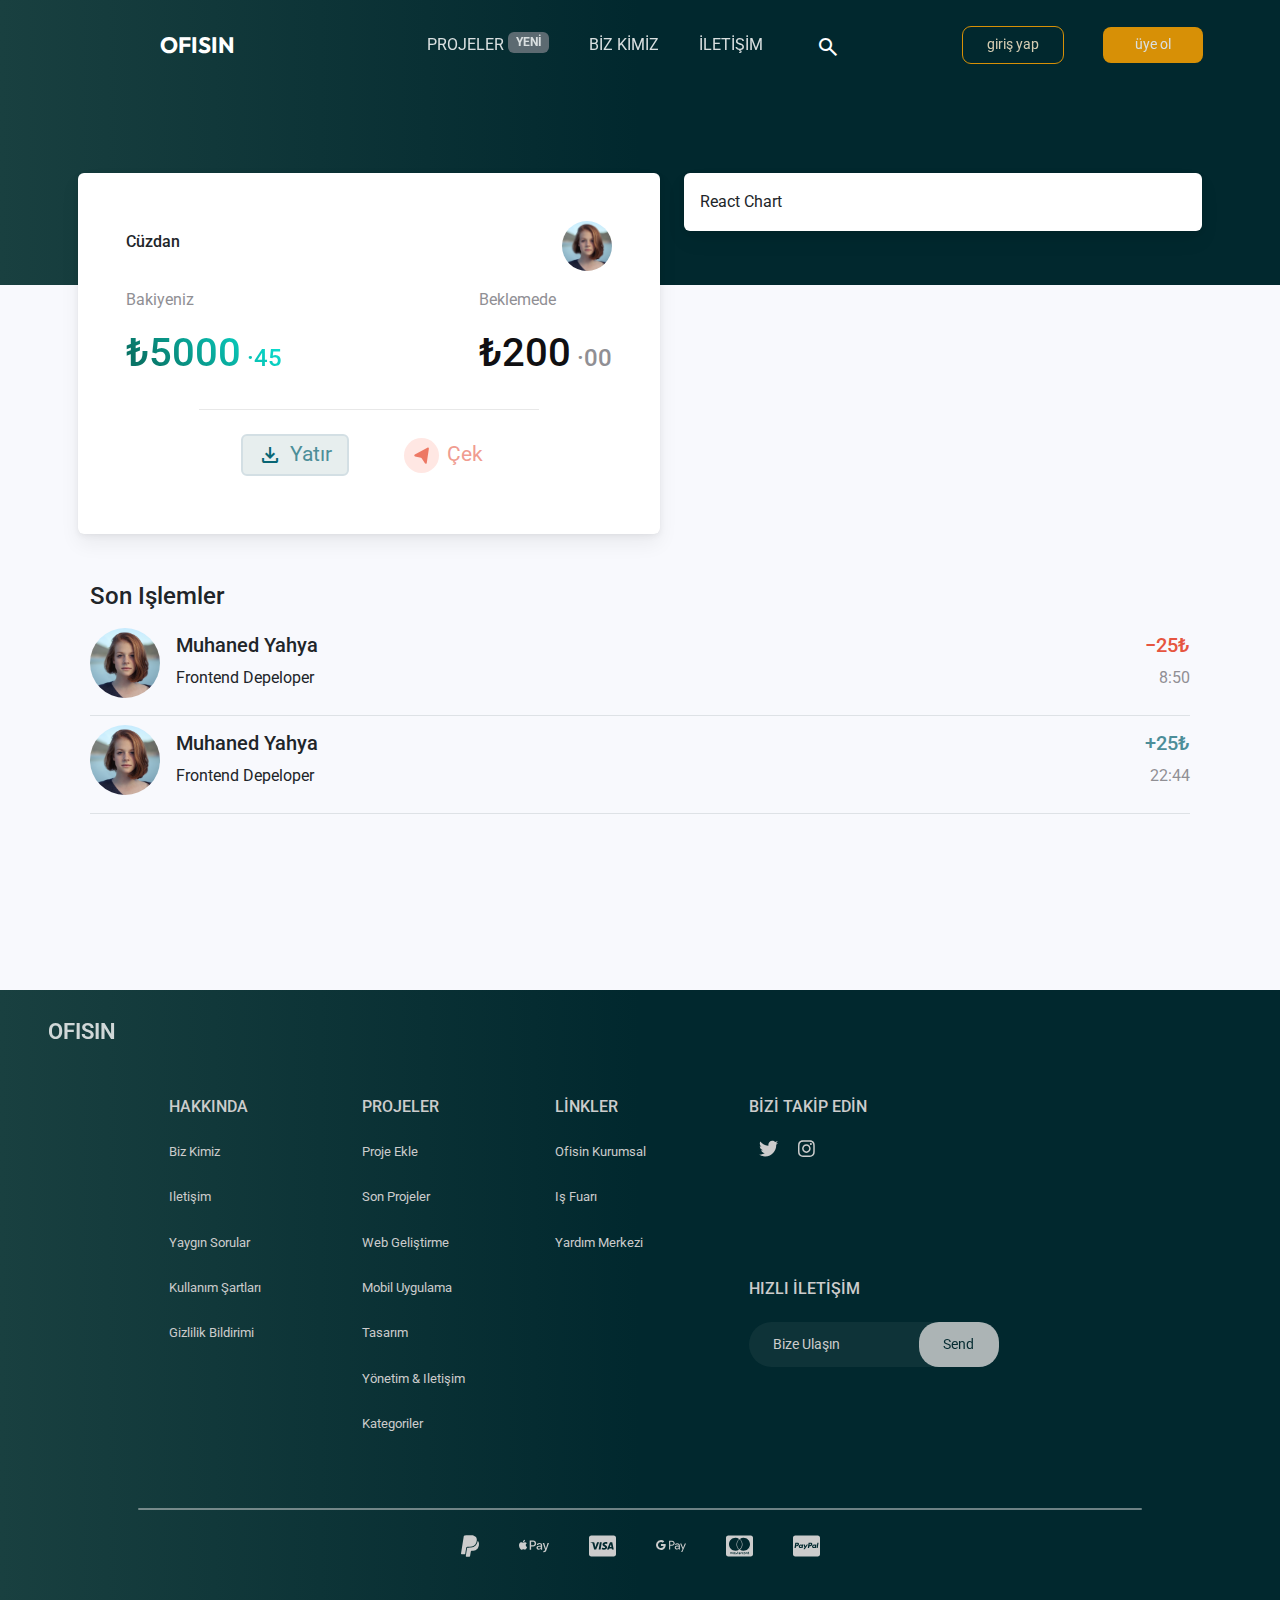
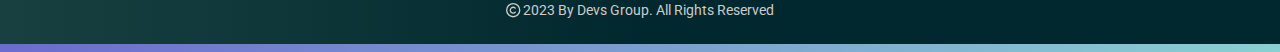
<file: wallet.html>
<!DOCTYPE html>
<html lang="tr">
<head>
    <meta charset="UTF-8">
    <meta name="viewport" content="width=device-width, initial-scale=1.0">
    <!-- Google icons -->
    <link rel="stylesheet" href="https://fonts.googleapis.com/css2?family=Material+Symbols+Outlined:opsz,wght,FILL,GRAD@20..48,100..700,0..1,-50..200" />
    <!-- bootstrap css files -->
    <link rel="stylesheet" href="./css/bootstrap.min.css">
    <!-- font awesome css files -->
    <link rel="stylesheet" href="./css/all.min.css">
    <!-- our styles -->
    <link rel="stylesheet" href="./css/common.css">
    <link rel="stylesheet" href="./css/footer.css">
    <link rel="stylesheet" href="./css/Navbar.css">
    <link rel="stylesheet" href="./css/wallet.css">

    <title>Ofisin</title>
</head>
<body>



<header class="ofisin-main-header">
    <nav>
        <div class="container-fluid ofisin-main-navbar">
            <div class="row h-100 align-items-center">
                <!-- navbar logo -->
                <div class="col d-flex justify-content-xs-start justify-content-sm-center ms-2 ms-sm-0" >
                    <div class="ofisin-main-logo">
                        <a href="index.html">ofısın</a>
                    </div>
                </div>
    
                <!-- navbar main links -->
                <div class="col d-none d-lg-flex justify-content-center pages-links-col">
                    <ul class="list-unstyled d-flex justify-content-center align-items-center">
                        <li class="ofisin-main-navbar-item ofisin-main-navbar-pages text-nowrap">
                            <a href="#">
                                projeler <span class="badge bg-secondary align-top">Yeni</span>
                            </a>
                        </li>
                        <li class="ofisin-main-navbar-item ofisin-main-navbar-pages text-nowrap">
                            <a href="#">biz kimiz</a>
                        </li>
                        <li class="ofisin-main-navbar-item ofisin-main-navbar-pages">
                            <a href="#">iletişim</a>
                        </li>
                        <li class="ofisin-main-navbar-item">
                            <div class="search-box">
                                <form action="post">
                                    <button  class="btn-search" type="submit"><span class="material-symbols-outlined">search</span></button>
                                    <input type="text" class="input-search" placeholder="Buraya yazınız..">
                                </form>
                                </div>
                        </li>
                    </ul>
                </div>
    
                <!-- navbar right side section for users who are logged in -->
                <div class="col d-none justify-content-sm-center ms-2 ms-sm-0">
                    
                    <ul class="list-unstyled d-flex align-items-baseline">
                        <!-- Notifications parent-->
                        <li class="ofisin-main-navbar-item position-relative notifications">
                            <i class="fa-solid fa-bell" ></i>
                            <!-- dropdown arrow icon -->
                            <div class="dropdown-arrow"></div>
                            <!-- dropdown box -->
                            <div class="main-navbar-dropdown rounded-1 p-2">
                                <!-- notification box start-->
                                <a class="text-reset text-decoration-none" href="#">
                                    <div class="notification rounded-2 d-flex p-2">
                                        <div class="notification-picture" alt="notification-pic"></div>
                                        <div class="ps-2 notification-text text-start">
                                            Hasan'dan yeni mesajınız var
                                            <br>
                                            <i class="fa-solid fa-clock align-middle ps-0 pe-0"></i>
                                            <span>5 dk önce</span>
                                        </div>
                                    </div>
                                </a>
                                <!-- notification box end-->
    
                                <!-- Shown when there is no message  START-->
                                <!-- <div class="dropdown-empty-inbox d-flex align-items-center p-2" role="alert">
                                        <i class="fa-solid fa-exclamation me-2"></i>
                                        <div>
                                            Henüz bir bildiriminiz gözükmüyor
                                        </div>
                                    </div> -->
                                <!-- Shown when there is no message END-->
                            </div>
                            <!-- notification badge start-->
                            <span class="position-absolute top-0 start-100 translate-middle badge rounded-pill bg-secondary">
                                99+
                            <span class="visually-hidden">new notifications</span>
                            <!-- notification badge end-->
                        </li>
                        <!-- Messeges parent-->
                        <li class="ofisin-main-navbar-item position-relative messages">
                            <i class="fa-solid fa-envelope"></i>
                            <div class="dropdown-arrow"></div>
                            <div class="main-navbar-dropdown rounded-1 p-2">
                                <!-- notification box start -->
                                <a class="text-reset text-decoration-none" href="#">
                                    <div class="notification rounded-2 d-flex p-2">
                                        <div class="notification-picture" alt="notification-pic"></div>
                                        <div class="ps-2 notification-text text-start">
                                            Hasan'dan yeni mesajınız var
                                            <br>
                                            <i class="fa-solid fa-clock align-middle ps-0 pe-0"></i>
                                            <span>5 dk önce</span>
                                        </div>
                                    </div>
                                </a>
                                <!-- notification box end -->
    
                                <!-- Shown when there is no message  START-->
                                <!-- <div class="dropdown-empty-inbox d-flex align-items-center p-2" role="alert">
                                        <i class="fa-solid fa-exclamation me-2"></i>
                                        <div>
                                            Henüz bir bildiriminiz gözükmüyor
                                        </div>
                                    </div> -->
                                <!-- Shown when there is no message END-->
                            </div>
                            <span class="position-absolute top-0 start-100 translate-middle badge rounded-pill bg-secondary">
                                12
                            <span class="visually-hidden">unread messages</span>
                            
                        </li>
                        <!-- Profile setting parent -->
                        <li class="ofisin-main-navbar-item position-relative profile-links">
                            <div class="ofisin-main-navbar-profile-picture" ></div>
                            <div class="dropdown-arrow"></div>
                            <div class="main-navbar-dropdown rounded-1 p-2">
                                <!-- profile dropdown -->
                                <ul class="list-unstyled profile-dropdown d-flex flex-column p-2">
                                    <li class="p-2 rounded-2"><a href="#">Profile</a></li>
                                    <li class="p-2 rounded-2"><a href="#">Şikayet et</a></li>
                                    <li class="p-2 rounded-1"><a  href="#">Logout</a></li>
                                </ul>
                            </div>
                        </li>
                    </ul>
                    
                </div>
    
                <!-- navbar right side section for users who are (not) logged in -->
                <div class="col d-flex justify-content-sm-center ms-2 ms-sm-0">
                    <ul class="list-unstyled d-flex align-items-center justify-content-center">
                        <li class="ofisin-main-navbar-item">
                            <a href="signIn.html">
                                <button type="button" class="ofisin-navbar-btn1 rounded-3 text-nowrap">giriş yap</button>
                            </a>
                        </li>
                        <li  class="ofisin-main-navbar-item">
                            <a href="signUp.html" class="hvr-grow">
                                <button type="button" class="ofisin-navbar-btn2 rounded-3 text-nowrap">üye ol</button>
                            </a>
                        </li>
                    </ul>
                </div>
    
            </div>
            
        </div>
    </nav>
</header>


<main class="container ofisin-main position-relative">

    <div class="row align-items-start p-2">

        <!-- wallet info -->
        <div class="col-12 col-lg d-flex flex-column wallet rounded-2 p-5 me-lg-4">
            <!-- wallet title -->
            <div class="wallet-title d-flex justify-content-between align-items-center">
                <div class="col">
                    <h6>cüzdan</h6>
                </div>
                <a href="#">
                    <div class="wallet-profile-pic"></div>
                </a>
            </div>
            <!-- wallet info -->
            <div class="wallet-info d-flex justify-content-between align-items-center mt-3">
                <div>
                    <p>bakiyeniz</p>
                    <h1>&#8378;5000<span> &#183;45</span></h1>
                </div>
                <div>
                    <p>beklemede</p>
                    <h1>&#8378;200<span> &#183;00</span></h1>
                </div>
            </div>
            
            <!-- wallet actions -->
            <div class="wallet-actions position-relative d-flex justify-content-center align-items-center mt-4 p-2 pt-4">
                <div>
                    <button class="wallet-btn me-3 d-flex align-items-center rounded-2">
                        <span class="material-symbols-outlined me-2" alt="deposit">download</span>
                        yatır
                    </button>
                </div>
                <div>
                    <button class="wallet-btn ms-4 d-flex align-items-center">
                        <div class="d-flex align-items-center justify-content-center me-2">
                            <img src="./img/withdraw.svg" alt="withdraw">
                        </div>
                        çek
                    </button>
                </div>
            </div>
            


        </div>

        <!-- wallet chart -->
        <div class="col-12 col-lg  d-flex flex-column wallet-chart rounded-2 mt-3 mt-lg-0 p-3">

        react chart

        </div>

        <!-- actions -->
        <div class="col-12 d-flex flex-column mt-5 wallet-actions-parent">
            <!-- title -->
            <h4>
                son işlemler
            </h4>

            <!-- action box -->
            <div class="wallet-action d-flex align-items-center justify-content-between pb-2">
                <div class=" d-flex align-items-center">
                    <a href="#">
                        <div class="wallet-profile-pic"></div>
                    </a>

                    <div class="action-title ms-3">
                        <h5>
                            <a href="#" class="text-reset">
                                muhaned yahya
                            </a>
                        </h5>
                        <p>frontend depeloper</p>
                    </div>
                </div>

                <div class="action-amount text-end align-self-end">
                    <!-- withraw class for withraw actions deposit class for deposit action -->
                    <h5 class="withdraw">25&#8378;</h5>
                    <!-- acion date/time -->
                    <p>8:50</p>
                </div>
            </div>

            <div class="wallet-action d-flex align-items-center justify-content-between pb-2">
                <div class=" d-flex align-items-center">
                    <a href="#">
                        <div class="wallet-profile-pic"></div>
                    </a>

                    <div class="action-title ms-3">
                        <h5>
                            <a href="#" class="text-reset">
                                muhaned yahya
                            </a>
                        </h5>
                        <p>frontend depeloper</p>
                    </div>
                </div>

                <div class="action-amount text-end align-self-end">
                    <!-- withraw class for withraw actions deposit class for deposit action -->
                    <h5 class="deposit">25&#8378;</h5>
                    <!-- acion date/time -->
                    <p>22:44</p>
                </div>
            </div>


        </div>
        

    </div>


</main>



<footer>
    <div class="container-fluid ofisin-footer p-4 mt-5">
        <!-- ofisin logo -->
        <div class="ofisin-logo ms-4">
            <a href="#">ofısın</a>
        </div>
        <!-- footer main content -->
        <div class="row p-5 justify-content-center">
            <div class="col-12 col-xl-6">
                <!-- footer main links  -->
                <div class="row">
                    <div class="col-12 col-md-4 m-3 m-lg-0">
                        <h5 class>
                            hakkında
                            <span class="material-symbols-outlined d-block d-md-none" data-bs-toggle="collapse" href="#aboutUs-collapse" role="button" aria-expanded="true" aria-controls="collapseExample">
                                add
                            </span>
                        </h5>
                        <ul class="list-unstyled collapse show" id="aboutUs-collapse">
                            <li>
                                <a href="#">biz kimiz</a>
                            </li>
                            <li>
                                <a href="#">iletişim</a>
                            </li>
                            <li>
                                <a href="#">yaygın sorular</a>
                            </li>
                            <li>
                                <a href="#">kullanım şartları</a>
                            </li>
                            <li>
                                <a href="#">gizlilik bildirimi</a>
                            </li>
                        </ul>
                    </div>
                    <div class="col-12 col-md-4 m-3 m-lg-0">
                        <h5>
                            projeler
                            <span class="material-symbols-outlined d-block d-md-none" data-bs-toggle="collapse" href="#projects-collapse" role="button" aria-expanded="false" aria-controls="collapseExample">
                                add
                            </span>
                        </h5>
                        <ul class="list-unstyled collapse show" id="projects-collapse">
                            <li>
                                <a href="#">proje ekle</a>
                            </li>
                            <li>
                                <a href="#">son projeler</a>
                            </li>
                            <li>
                                <a href="#">web geliştirme</a>
                            </li>
                            <li>
                                <a href="#">mobil uygulama</a>
                            </li>
                            <li>
                                <a href="#">tasarım</a>
                            </li>
                            <li>
                                <a href="#">yönetim & iletişim</a>
                            </li>
                            <li>
                                <a href="#">kategoriler</a>
                            </li>
                        </ul>
                    </div>
                    <div class="col-12 col-md-4 m-3 m-lg-0">
                        <h5>
                            linkler
                            <span class="material-symbols-outlined d-block d-md-none" data-bs-toggle="collapse" href="#links-collapse" role="button" aria-expanded="true" aria-controls="collapseExample">
                                add
                            </span>
                        </h5>
                        <ul class="list-unstyled collapse show" id="links-collapse">
                            <li>
                                <a href="#">ofisin kurumsal</a>
                            </li>
                            <li>
                                <a href="#">iş fuarı</a>
                            </li>
                            <li>
                                <a href="#">yardım merkezi</a>
                        </ul>
                    </div>
                </div>
            </div>
            <!-- footer right section (reach us section) -->
            <div class="col-12 col-xl-4 m-0">
                <div class="row flex-column h-100">
                    <!-- twitter & instagram links -->
                    <div class="col m-3 m-lg-0">
                        <h5>
                            bizi takip edin
                            <span class="material-symbols-outlined d-block d-md-none" data-bs-toggle="collapse" href="#follow-collapse" role="button" aria-expanded="true" aria-controls="collapseExample">
                                add
                            </span>
                        </h5>
                        <ul class="list-unstyled footer-followUs-list collapse show" id="follow-collapse">
                            <li>
                                <a href="#">
                                    <i class="fa-brands fa-twitter"></i>
                                </a>
                            </li>
                            <li>
                                <a href="#">
                                    <i class="fa-brands fa-instagram"></i>
                                </a>
                            </li>
                        </ul>
                    </div>
                    <!-- send button section -->
                    <div class="col m-3 m-lg-0">
                        <h5>
                            hızlı iletişim
                            <span class="material-symbols-outlined d-block d-md-none" data-bs-toggle="collapse" href="#contact-collapse" role="button" aria-expanded="true" aria-controls="collapseExample">
                                add
                            </span>
                        </h5>
                        <a href="#" class="collapse show" id="contact-collapse">
                            <div class="footer-reachUs-box rounded-5 d-flex align-items-center ps-4 mt-4">
                                bize ulaşın
                                </div>
                        </a>
                    </div>
                </div>
            </div>
        </div>
        <!-- footer bottom section (payment brands) and copyright-->
        <div class="row flex-column footer-brands-box">
            <div class="col-12">
                <ul class="list-unstyled footer-brands-list d-flex justify-content-center">
                    <li>
                        <i class="fa-brands fa-paypal"></i>
                    </li>
                    <li>
                        <i class="fa-brands fa-apple-pay"></i>
                    </li>
                    <li>
                        <i class="fa-brands fa-cc-visa"></i>
                    </li>
                    <li>
                        <i class="fa-brands fa-google-pay"></i>
                    </li>
                    <li>
                        <i class="fa-brands fa-cc-mastercard"></i>
                    </li>
                    <li>
                        <i class="fa-brands fa-cc-paypal"></i>
                    </li>
                </ul>
            </div>
            <div class="col-12 text-center">
                <h6>
                    <i class="fa-regular fa-copyright"></i>
                        2023 by devs group. all rights reserved
                </h6>
            </div>
        </div>
    </div>

</footer>

    
</body>
<!-- jquery -->
<script src="./js/jquery.min.js"></script>
<!-- bootstrap -->
<script src="./js/bootstrap.bundle.min.js"></script>
<!-- fontawesome -->
<script src="./js/all.min.js"></script>
<script src="./js/script.js"></script>
</html>
</file>
<file: css/common.css>
/* include ROBOTO font */
@import url('https://fonts.googleapis.com/css2?family=Roboto:ital,wght@0,100;0,300;0,400;0,500;0,700;0,900;1,100;1,300;1,400;1,500;1,700;1,900&display=swap');
/* include outfit */
@import url('https://fonts.googleapis.com/css2?family=Outfit:wght@100;200;300;400;500;600;700;800;900&display=swap');
:root{
    --green-main-color: #225F5F;
    --green-dark-color: #01282E;
    --green-light-color:#E8F0F0;
    --grey-main-color:#D9D9D9;
    --grey-second-color:#FFFFFF;
    --yellow-color: #F5C062;
    --yellow-dark-color: #FDA300;
    --yellow-light-color: #FBEACA;
    --grey-color: #CCCCCC;
    --background-color:#F8F9FD;
    --green-color:#30BBA9;
    --purple-color:#2F2E41;
    /* fonts */
    --roboto-font:'Roboto', sans-serif;
    --outfit-font:'Outfit', sans-serif;
}

body{
    background-color: var(--background-color);
    font-family: var(--roboto-font);
    line-height: 1.6;
}

/* ofisin button start*/
.ofisin-btn{
    background: rgb(34,95,95);
    background: linear-gradient(90deg, rgba(34,95,95,1) 0%, rgba(34,95,95,1) 0%, rgba(34,95,95,1) 50%); 
    color: white;
    border: none;
    outline: none;
    text-transform: capitalize;
    transition-duration:.5s;
    transition-timing-function: ease-in-out;
}
.ofisin-btn:hover{
    background: linear-gradient(90deg, rgba(34,95,95,1) 0%, rgba(44,121,121,1) 50%, rgba(34,95,95,1) 100%); 
}
.ofisin-btn2{
    background-color: white;
    color: var(--green-dark-color);
    outline: none;
    font-weight: 400;
    border: 1px solid var(--green-dark-color);
    text-transform: capitalize;

}
/* ofisin button end*/

/* ofisin main header start*/
.ofisin-main-header{
    min-height: 285px;
    background: rgb(34,95,95);
    background: linear-gradient(90deg, rgba(34,95,95,1) 0%, rgba(25,64,64,1) 0%, rgba(1,40,46,1) 50%); 
}
.ofisin-main{
    /* transform: translateY(-110px); */
    transform: translateY(-120px);
    z-index: 1;
}
/* ofisin main header end*/

/* rating START*/
.rating:not(:checked) > input {
    position: absolute;
    appearance: none;
}
.rating:not(:checked) > label {
    cursor: pointer;
    font-size: 25px;
    /* color: #666; */
    color: #2F2E41;
    opacity: 35%;
    transition-duration: 250ms;
}
.rating:not(:checked) > label:before {
    font-family: 'Font Awesome 5 Free';
    font-weight: 900;  
    font-size: 18px;
    content: "\f005";
    vertical-align:text-top;
}
.rating > input:checked + label:hover,
.rating > input:checked + label:hover ~ label,
.rating > input:checked ~ label:hover,
.rating > input:checked ~ label:hover ~ label,
.rating > label:hover ~ input:checked ~ label {
    color: #e58e09;
    opacity: 100%;
}  
.rating:not(:checked) > label:hover,
.rating:not(:checked) > label:hover ~ label {
    color: #ff9e0b;
    opacity: 100%;
}
.rating > input:checked ~ label {
    color: #ffa723;
    opacity: 100%;
}
/* rating END*/



/* list btn start*/
.list-btn{
    border: 1px solid #B9B9B9;
    cursor: pointer;
    background: transparent;
    transition-duration: 250ms;
}
.list-btn  span{
    font-weight: 200;
    color: #2F2E41;
 }
 .list-btn:hover{
    color: var(--green-color);
}
/* list btn end*/

/* bookmark start*/
.project-bookmark {
    cursor: pointer;
 }
 .project-bookmark svg:hover{
    color:var( --yellow-dark-color) ;
}
.project-bookmark .saved{
    color:var( --yellow-dark-color) ;
}
/* bookmark end*/


/* project box START */
.project-box h5,
.project-box .project-budget{
    font-size: 1.5rem;
    color: var(--purple-color);
    opacity: 80%;
}

.project-box h5{
    /* texy ellipsis after 2 line*/
    display: -webkit-box !important;
    -webkit-line-clamp: 2;
    -webkit-box-orient: vertical;
    overflow: hidden;
    text-overflow: ellipsis;
}
.project-box h5 a{
   text-decoration: none;
}
.project-box h5 a:hover{
    text-decoration: underline;
 }

.project-manager-info span{
    font-size: 1rem;
}

.project-manager-info svg,.project-manager-info span{
    color: var(--purple-color);
    opacity: 60%;
}

.project-box p{
    color: var(--purple-color);
    opacity: 70%;
    /* texy ellipsis after 2 line*/
    display: -webkit-box !important;
    -webkit-line-clamp: 3;
    -webkit-box-orient: vertical;
    overflow: hidden;
    text-overflow: ellipsis;
}
.project-box ul li{
    float: left;
    color: #087466;
    font-weight: 500;
    cursor: pointer;
}
.project-box ul li:hover{
    color: var(--green-color);
}

.project-box-bottom {
    font-size: .8rem;
}
.project-box {
    border-bottom: 1px solid var(--grey-main-color);
}
/* project box END */
</file>
<file: css/footer.css>
/* footer start ****************************************/
footer .ofisin-footer{
    background: rgb(34,95,95);
    background: linear-gradient(90deg, rgba(34,95,95,1) 0%, rgba(25,64,64,1) 0%, rgba(1,40,46,1) 50%); 
    color: var(--grey-color);
    overflow: hidden;
    position: relative;

}
footer .ofisin-footer::after{
    content: "";
    width: 100%;
    left: 0;
    bottom: 0;
    position: absolute;
    height: 8px;
    background-image: linear-gradient(to left,#89D0D1,#6C6BCF);
}

footer .ofisin-footer .footer-brands-box{
    position: relative;
    text-transform: capitalize;
}
footer .ofisin-footer .footer-brands-box h6{
    font-weight: normal;
    font-size:.9rem;
}
footer .ofisin-footer h5{
    text-transform: uppercase;
    position: relative;
    font-size: 1rem;
}
footer .ofisin-footer h5 span{
    font-size: 1.2rem;
    vertical-align: middle;
    position: absolute;
    top: 0;
    right: 15px;
}

footer .ofisin-footer .footer-brands-box::before{
    content: "";
    position: absolute;
    height: 2px;
    /* width: 70%;
    left: 15%; */
    width: 80%;
    left: 10%;
    top: 0;
    background-color:var(--grey-main-color);
    border-radius: 20px;
    opacity: 50%;
}
footer .ofisin-footer .ofisin-logo a{
    opacity: 100%;
    color: #fff !important;
    font-size: 1.4em;
    font-weight: 600;
    opacity: 80%;
    text-transform: uppercase;
}
footer .ofisin-footer ul li{
    margin: 25px 0px;
    font-size: .8rem;
}
footer .ofisin-footer  a{
    color: var(--grey-color);
    text-decoration: none;
    text-transform: capitalize;
}
footer .ofisin-footer ul li a:hover{
    color: #fff;
}
footer .ofisin-footer .footer-brands-list li{
    float: left;
    margin: 20px;
    font-size: 1.5rem;
}
footer .ofisin-footer .footer-followUs-list li{
    float: left;
    margin: 10px;
    font-size: 1.2rem;
}

footer .ofisin-footer .footer-reachUs-box{
    width: 250px;
    height:45px;
    background-color: #0E3338;
    position: relative;
    font-size: 1.3rem;
    text-transform: capitalize;
    cursor: pointer;
    font-size: .9rem;
}

footer .ofisin-footer .footer-reachUs-box::after{
    content: "send";
    position: absolute;
    height: 100%;
    border-radius: 20px;
    background-color: var(--grey-main-color);
    z-index: 2;
    width: 80px;
    top: 0;
    right: 0;
    text-transform: capitalize;
    display: flex;
    align-items: center;
    justify-content: center;
    font-size: 1.3rem;
    color: #01282E;
    opacity: 78%;
    cursor: pointer;
    transition-duration: 300ms;
    transition-timing-function: ease;
    font-size: .9rem;
}
footer .ofisin-footer .footer-reachUs-box:hover::after{
    background-color: #fff;
}
/* footer end ****************************************/


@media (max-width: 991px) {
    /* footer start ****************************************/
    footer .ofisin-footer .footer-brands-list li{
        margin:10px;
        font-size: 1rem !important;
    }
    footer .ofisin-footer .footer-reachUs-box{
        width: 230px !important;
        height: 52px;
        font-size: 1rem !important;
    }
    
    footer .ofisin-footer .footer-reachUs-box::after{
        height: 100%;
        width: 80px;
        font-size: 1rem !important;
    }
    /* footer end ****************************************/
}
</file>
<file: css/Navbar.css>
.ofisin-main-navbar{
    height: 90px;
    /* padding: 20px 0px; */
    background: rgb(34,95,95);
    background: linear-gradient(90deg, rgba(34,95,95,1) 0%, rgba(25,64,64,1) 0%, rgba(1,40,46,1) 50%); 
    -webkit-user-select: none;
    -khtml-user-select: none;
    -moz-user-select: none;
    -ms-user-select: none;
    -o-user-select: none;
    user-select: none;
}
.ofisin-main-navbar ul{
    margin-bottom: 0;
}
.ofisin-main-logo {
    margin-top: -2px;
    
}
.ofisin-main-logo a{
    font-weight: bold;
    font-size: 1.4em;
    font-family: var(--outfit-font);
    color: white !important;
    text-transform: uppercase;
    text-decoration: none;
    font-weight: 700;
    vertical-align: text-top;
}
.ofisin-main-navbar-item{
    margin: 0px 20px;
    cursor: pointer;
}

.ofisin-main-navbar-item > a{
    text-transform: uppercase;
    text-decoration: none;
    font-size: 1rem;
    opacity: 85%;
    color: var(--grey-second-color);
}
.ofisin-main-navbar-item a:hover{
    opacity: 1;
}

.ofisin-main-navbar ul svg{
    font-size: 1rem;
    color: var( --yellow-dark-color);
    font-size: 1.2rem;
    cursor: pointer;
    padding: 8px;
}

.ofisin-main-navbar ul .ofisin-main-navbar-profile-picture{
    cursor: pointer;
    width: 30px;
    height: 30px;
    border-radius: 50%;
    background-image: url(../img/profile.jpeg);
    background-repeat:no-repeat;
    background-size:cover;
    background-position:center;
}
.ofisin-main-navbar ul .ofisin-main-navbar-profile-picture:hover{
    outline: 8px solid #1f4337;
}

.ofisin-main-navbar ul .ofisin-main-navbar-item span{
    vertical-align:middle;
}

.ofisin-main-navbar ul .ofisin-main-navbar-item > svg:hover,
.ofisin-main-navbar ul .ofisin-main-navbar-item > svg:focus{
    background:#1f4337;
    border-radius: 4px;
}

.main-navbar-dropdown{
    display: none;
    position: absolute;
    overflow-y: scroll;
    top: 0;
    right: 0;
    transform: translate(15px,45px);
    background-color: #ffffff;
    width: 400px;
    /* min-height: 80px; */
    max-height: 400px;
    box-shadow: 0px 8px 16px 0px rgba(0,0,0,0.1);
    z-index: 1;
}
.profile-links .main-navbar-dropdown{
    width: 150px;
    transform: translate(15px,42px);
}

.profile-links .main-navbar-dropdown .profile-dropdown li a{
    font-size: .9rem;
    text-decoration: none;
    color: var(--yellow-dark-color);
    font-weight: 400;
}
.profile-links .main-navbar-dropdown .profile-dropdown li a:hover{
    color: inherit;
}

.dropdown-arrow::before
{   
    display: none;
    content: ""; 
    position: absolute;
    width: 20px;
    height: 20px;
    bottom: 0;
    right: 0;
    transform: translate(-7px,6px);
    border: 10px solid #fff;
    border-top: 0; 
    border-left-color: transparent;
    border-right-color: transparent;
    z-index: 2;
}
.profile-links .dropdown-arrow::before{
    transform: translate(-5px,12px);
}
.notifications {
    transition-timing-function: ease-in;
}
.notification {
    font-size: .9rem;
    transition-duration: 300ms;
}
.notification:hover{
    background-color: var(--grey-main-color);
}
/* Show the dropdown menu on hover */
.notifications:hover .main-navbar-dropdown,
.notifications:hover .dropdown-arrow::before,
.messages:hover .main-navbar-dropdown,
.messages:hover .dropdown-arrow::before,
.profile-links:hover .main-navbar-dropdown,
.profile-links:hover .dropdown-arrow::before{display: block;}

.notification .notification-picture{
    cursor: pointer;
    min-width: 40px;
    max-width: 40px;
    height: 40px;
    border-radius: 50%;
    background-image: url(../img/profile.jpeg);
    background-repeat:no-repeat;
    background-size:cover;
    background-position:center;
    vertical-align:text-bottom;
}
.notification .notification-text svg{
    font-size: .8rem;
}
.notification .notification-text span{
    font-size: .7rem;
}

.dropdown-empty-inbox{
    font-size: .9rem;
}
.dropdown-empty-inbox svg{
    font-size: 1rem;
}


/* start search bar code */
.search-box{
    width: fit-content;
    height: fit-content;
    position: relative;
  }
  .input-search{
    height: 50px;
    width: 50px;
    border-style: none;
    padding: 10px;
    font-size: .9rem;
    /* letter-spacing: 2px; */
    outline: none;
    /* border-radius: 25px; */
    transition: all .5s ease-in-out;
    padding-right: 40px;
    color:#fff;
    background: none;
  }
  .input-search::placeholder{
    color:var(--grey-main-color);
    font-size: .9rem;
    letter-spacing: 2px;
    font-family: inherit;
  }
  .btn-search{
    width: 50px;
    height: 50px;
    border-style: none;
    font-size: 20px;
    /* font-weight: bold; */
    outline: none;
    cursor: pointer;
    border-radius: 50%;
    position: absolute;
    right: 0px;
    color:var(--grey-second-color) ;
    background-color:transparent;
    pointer-events: painted;  
  }
  .btn-search:hover ~ .input-search{
    width: 200px !important;
    border-radius: 0px;
    background-color: transparent;
    border-bottom:1px solid  var(--grey-second-color);;
    transition: all 800ms unset;
  }

  .input-search:hover,.input-search:focus{
    width: 200px !important;
    border-radius: 0px;
    background-color: transparent;
    border-bottom:1px solid rgba(255,255,255,.5);
  }

  .pages-links-col{
    max-width: 490px !important;
  }

/* end search bar code */



/* navbar login buttons START*/
.ofisin-main-navbar .ofisin-navbar-btn1,.ofisin-navbar-btn2{
    font-size: .9rem;
    padding: 6px 13px;
    outline: 0;
    border: 0;
    min-width: 100px;
}
.ofisin-main-navbar .ofisin-navbar-btn1{
    color: var(--yellow-light-color);
    background: transparent;
    outline: 1px solid var(--yellow-dark-color);
}
.ofisin-main-navbar .ofisin-navbar-btn1:hover{
    outline: 2px solid var(--yellow-dark-color);
}
.ofisin-main-navbar .ofisin-navbar-btn2{
    color: #fff ;
    font-weight: 400;
    background: var(--yellow-dark-color);
    transition-duration: 200ms;
}

/* navbar login buttons END*/


@media (max-width: 600px) {

    .main-navbar-dropdown,.profile-links .main-navbar-dropdown{
        position: fixed;
        top: 90px;
        transform: unset;
        width: 100% !important;
        min-height: 150px;
        max-height: 400px;
        box-shadow: 0px 8px 16px 0px rgba(0,0,0,0.1);
        z-index: 1;
        transition-delay: 200ms;
    }
    .dropdown-arrow::before
    {   
        transform: translate(-7px,25px);
    }
    .profile-links .dropdown-arrow::before
    {   
        transform: translate(-7px,32px);
    }
}
@media (max-width: 1180px) {
    .ofisin-main-navbar .ofisin-navbar-btn1,.ofisin-navbar-btn2{
        min-width: 80px;
    }
    .btn-search:hover ~ .input-search,
    .input-search:hover,.input-search:focus{
        width: 140px !important;
    }
}



@media (max-width: 576px) {
    .ofisin-main-navbar .row{
        flex-wrap: nowrap;
    }

    /* .ofisin-main-navbar-item{
        margin: 0px 10px !important;
    } */
}

@media (max-width: 360px) {
    .ofisin-main-navbar-item{
        margin: 0px 10px !important;
    }
}
</file>
<file: css/index.css>
/* Header Start **************************/
header .ofisin-header{
    height:920px;
    position: relative;
    overflow: hidden !important;
    background-image: url(../img/header/header.svg);
    background-repeat:no-repeat;
    background-size: cover;
    background-position:bottom;
    padding: 0;
    margin: 0;
    z-index: 1;
}
header .ofisin-header .wave{
    position: absolute;
    bottom: 0;
    overflow: hidden;
    z-index: 2;
    padding: 0;
    margin: 0;
}
header .ofisin-header::after{
    content: "";
    position: absolute;
    bottom: 0;
    left: 0;
    height: 2px;
    width: 100%;
    background-color: var(--background-color);
    z-index: 5;
}

/* shape divider start*/
.custom-shape-divider-bottom-1679092018 {
    position: absolute;
    bottom: 0;
    left: 0;
    width: 100%;
    overflow: hidden;
    line-height: 0;
    transform: rotate(180deg);
    border-bottom: 0 !important;
}
.custom-shape-divider-bottom-1679092018 svg {
    position: relative;
    display: block;
    width: calc(119% + 1.3px);
    height: 93px;
}

.custom-shape-divider-bottom-1679092018 .shape-fill {
    fill: var( --background-color);
}
/* shape divider end *****************************************/

/* navbar overwrite START ****************************************/
.ofisin-main-navbar{
    background: transparent;
}
.ofisin-main-logo a{
    opacity: 50%;
    color: var(--grey-second-color);
    font-weight: bold;
    transition-duration: .4s;
}
.ofisin-main-logo a:hover{
    opacity: 100%;
}
/* navbar overwrite END ****************************************/


/* greetings start ****************************************/
header .ofisin-header-greetings{
    z-index: 1;
}

header .ofisin-header-greetings .hvr-sweep-to-right::before{
    background: var(--yellow-dark-color);
    transition-duration: .3s;
    border-radius:  var(--bs-border-radius-lg);
}

header .ofisin-header-greetings .header-greeting{
    font-family: var(--outfit-font);
    font-size: 4vw;
    font-weight: bold;
    color: var(--grey-color);
    text-transform: capitalize;
    display: inline-block;
    text-align: left;
}
header .ofisin-header-greetings .header-greeting-btn {
    opacity: 84%;
    width: 160px;
    height: 50px;
    background-color: var(--yellow-color);
    outline: 0;
    border: 0;
    font-size: 1.25rem;
    /* color: var( --yellow-light-color); */
    color: white;
    text-transform: capitalize;
    transition-duration: 500ms;
    transition-timing-function:ease;
}

header .ofisin-header-greetings .header-greeting-btn span{
    vertical-align:middle;
    font-size: 1.5rem;
    position: relative;
    transition-duration: 500ms;
    transition-timing-function:ease;

}
header .ofisin-header-greetings .header-greeting-btn:hover span{
    transform: translateX(15px);
}
/* greetings end ****************************************/

/* vectors start ****************************************/
header .ofisin-header .ofisin-header-vectors{
    display: flex;
    justify-content: center;
    align-items: center;
}
header .ofisin-header .ofisin-header-vectors .vector{
    position: relative;
    z-index: 0;
    transition-duration: 500ms;
}

header .ofisin-header .ofisin-header-vectors .vector:nth-child(2){
    transform: translate(-150px,-200px);
}
header .ofisin-header .ofisin-header-vectors .vector:nth-child(3){
    transform: translate(-250px,-350px);
    z-index: 2;
}
header .ofisin-header .ofisin-header-vectors .vector:nth-child(4){
    transform: translate(420px,-880px);
}
header .ofisin-header .ofisin-header-vectors .vector:nth-child(5){
    transform: translate(-200px,-690px);
    z-index: 2;
}
header .ofisin-header .ofisin-header-vectors .vector:nth-child(6){
    transform: translate(-65px,-1000px);
}

/* vectors end ****************************************/


/* features start ****************************************/
.features .feature-box{
    /* background-color: var(--green-light-color); */
    min-height: 260px;
    /* box-shadow: 0 5px 10px rgba(0,0,0,0.10); */
}
.features .feature-box span{
    font-weight:lighter;
    font-size: 3.5rem;
    color: #087466;
}
.features .support-icon{
    color: #7B4C45 !important;
}
.features .feature-box p{
    margin-top: 15px;
    color: #3F3D56;
    text-transform: capitalize;
}
.features .feature-box h3{
    font-weight:normal;
    color: #1E1E1E;
    text-transform: capitalize;
}
/* features end ****************************************/

/* steps start ****************************************/
.steps .container{
    background-color: #E4ECEC;
    cursor: pointer;
}
.steps .container h1{
    text-transform: capitalize;
}
.steps .container .row .step-box{
    text-align: left;
    counter-increment: steps-counter;
}
.steps .container .row .step-box:hover h4::before{
    box-shadow:0 0px 20px 0 var(--green-main-color);
}
.steps .container .row .step-box h4{
    color: var(--purple-color);
    position: relative;
}
.steps .container .row .step-box h4::before{
    content: counter(steps-counter);
    position: absolute;
    top: 0;
    left: 0;
    background-color: var(--green-main-color);
    color: #F4DDB0;
    width: 50px;
    height: 50px;
    text-align:center;
    border-radius: 50%;
    transform: translate(-70px,0px) ;
    margin-top: -10px;
    padding-top: 10px;
    z-index: 2;
    transition-duration: 200ms;
    transition-timing-function: ease;
}
.steps .container .row .step-box p{
    position: relative;
    padding: 15px 15px 15px 0px;
    color: var(--purple-color);
}
.steps .container .row .step-box .steps-paragraph::before{
    content: "";
    position: absolute;
    left: 0;
    top: 0;
    transform: translateX(-45px);
    height: 120px;
    width: 1px;
    background-color: #1E1E1E;
    opacity: 50%;
}
/* steps end ****************************************/

/* categories start ****************************************/
.categories .container h1{
    color: var(--purple-color);
    opacity: 40%;
    text-transform: capitalize;
    font-weight: normal;
}  
.categories .container a{
    text-decoration: none;
}  

.categories .container .category-box{
    background-color: #fff;
    text-align: left;
    box-shadow: 0 5px 10px rgba(0,0,0,0.10);
    cursor: pointer;
    margin: 10px;
    min-height: 315px;
    transition-duration: 300ms;
}
.categories .container .category-box:hover{
    box-shadow: 0 5px 15px rgba(0,0,0,0.20);
}
.categories .container .category-box .category-vector-box{
    display: inline-block;
}
.categories .container .category-box .category-vector-box span{
    color: #8C5EAA;
    font-size: 3rem;
    padding: 8px;
    font-weight: 200;
}
/* category box vector design */
.categories .container .row .col-12:nth-child(1) .category-box .category-vector-box span{
    color: #8C5EAA;
    font-weight: lighter;
}
.categories .container .row .col-12:nth-child(1) .category-box .category-vector-box{
    background-color: #F6E6FE;
}
.categories .container .row .col-12:nth-child(2) .category-box .category-vector-box span{
    color: #6B75C4;
}
.categories .container .row .col-12:nth-child(2) .category-box .category-vector-box{
    background-color: #E2E8FF;
    opacity: 55%;
}
.categories .container .row .col-12:nth-child(3) .category-box .category-vector-box span{
    color: #188393;
}
.categories .container .row .col-12:nth-child(3) .category-box .category-vector-box{
    background-color: #E4F8FA;
}
.categories .container .row .col-12:nth-child(4) .category-box .category-vector-box span{
    color: #BF62FA;
    font-weight: 300;
}
.categories .container .row .col-12:nth-child(4) .category-box .category-vector-box{
    background-color: #F6E6FE;
}
.categories .container .row .col-12:nth-child(5) .category-box .category-vector-box span{
    color: #6B75C4;
}
.categories .container .row .col-12:nth-child(5) .category-box .category-vector-box{
    background-color: #E2E8FF;
}
.categories .container .row .col-12:nth-child(6) .category-box .category-vector-box span{
    color: #ED7561;
}
.categories .container .row .col-12:nth-child(6) .category-box .category-vector-box{
    background-color: #FFE7E3;
}
.categories .container .row .col-12:nth-child(7) .category-box .category-vector-box span{
    color: #086674;
    font-variation-settings:
    'FILL' 1
}
.categories .container .row .col-12:nth-child(7) .category-box .category-vector-box{
    background-color: #E7EEEE;
}
.categories .container .row .col-12:nth-child(8) .category-box .category-vector-box span{
    color: #3F3D56;
    font-variation-settings:
    'FILL' 1
}
.categories .container .row .col-12:nth-child(8) .category-box .category-vector-box{
    background-color: #E2E8FF;
}

.categories .container .category-box h2{
    color: #023D45;
    font-weight: normal;
    opacity: 59%;
    font-size: 2.3rem;
    transition-duration: 500ms;
    text-transform: capitalize;
}
.categories .container .category-box h2:hover{
    text-decoration: underline;
}
.categories .container .category-box p{
    color: #3F3D56;
    font-weight: normal;
    opacity: 62%;
    font-size: .8rem;
}
.categories .container .category-box .category-arrow{
    color: var(--green-main-color);
    font-weight: normal;
    opacity: 87%;
    font-size: 2rem;
    transition-duration: 500ms;
}

.categories .container .category-box:hover .category-arrow{
    transform: translateX(10px);
}

/* categories end ****************************************/

/* startNow start ****************************************/
.startNow .container{
    background: linear-gradient(to right,#3F3D56,#407575);
    height: 371px;
    cursor: pointer;
    transition-duration: 5s;
    transition-timing-function: ease-in;
}
.startNow .container:hover .row h1{
   color: #fff;;
}
.startNow .container .row h4{ 
    color: #F4DDB0;
    text-transform: capitalize;
    text-align: center;
}
.startNow .container .row h1{ 
    color: #E6E6E6;
    text-transform: lowercase;
    font-size: 4.2vw;
    width: 60%;
    text-align: center;
    transition-duration: 500ms;
    transition-timing-function:ease;
}
.startNow .container .row button{ 
    min-width: 170px;
    background-color: var(--yellow-color);
    color: var(--yellow-light-color);
    text-transform: capitalize;
    font-weight: 4rem;
    transition-duration: 500ms;
    transition-timing-function:ease;
}
.startNow .container .row button:hover {
    box-shadow:0 2px 15px 0 var(--yellow-light-color);
    color: #fff;
}
/* startNow end ****************************************/

@media (max-width: 991px) {
    /* header start*/
    header .ofisin-header{
        height:420px;
    }
    header .ofisin-header-greetings .header-greeting-box{
        flex-direction: row !important;
    }
    header .ofisin-header-greetings .header-greeting{
        text-align: center !important;
        /* font-size: 5vw !important; */
        font-size: 1.5rem !important;
    }
    header .ofisin-header-greetings .header-greeting-btn {
        margin: 40px 0 0 0px !important;
        width: 120px !important;
        word-break: keep-all;
        font-size: 1.10rem !important;
    }

    /* header end */

    /* steps start ****************************************/
    .steps .container .row .step-box{
        text-align: center;
    }
    .steps .container .row div:nth-child(1){
        order: 1 !important;
    }
    .steps .container .row .step-box h4{
        margin-top: 80px;
    }
    .steps .container .row .step-box h4::before{
        top: 0;
        left: 50% !important;
        transform: translate(-30px,-50px) !important;
        margin-top: -10px;
        padding-top: 10px;
    }
    .steps .container .row .step-box .steps-paragraph::before{
        display: none;
    }

    /* steps end ****************************************/
    
    /* startNow start ****************************************/
    .startNow .container .row h1{ 
        width: 80%;
    }
    /* startNow end ****************************************/

}
</file>
<file: css/info-pages.css>
.info-pages-parent{
    min-height: 700px;
}
.info-title-parent{
    text-transform: capitalize;
}
.info-title-parent div p{
    color: #586174;
    text-transform: capitalize;
}
.info-title-parent div:first-child p{
    color: var(--green-color);
    text-transform: uppercase;
}
.info-title-parent h5,.info-title-parent span{
    color: var(--green-color);
    font-weight: 600;
}
.info-parent {
    background:rgb(236, 239, 244);
}
.info-section h6{
    text-transform: uppercase;
    padding-bottom: 8px;
}
.info-section h6{
    text-transform: uppercase;
}
.info-btn{
    border: none;
    text-transform: capitalize;
    color: var(--grey-second-color);
    background-color: var(--green-main-color);
}
/* asked questions accordion codes START */
.asked-questions-accordion .accordion-button {
    background-color: unset;
    box-shadow: unset ;
    background-image: none ;
    color: unset;
    font-weight: 500;
    text-transform: capitalize;
}
.accordion-button:not(.collapsed)::after {
    background-image: var(--bs-accordion-btn-icon);
    transform: var(--bs-accordion-btn-icon-transform);
}
.info-pages-parent  .collapse {
    transition-duration: 200ms;
    background:rgb(236, 239, 244) !important;
}

  /* asked questions accordion codes END */

  /* reach us page */
  .reach-us-form .form-control{
    max-width: 690px;
    padding: 20px;
    background-color: unset;
    border-radius: unset;
    box-shadow: none;
    border: none;
    border-bottom: var(--bs-border-width) solid var(--bs-border-color);
    min-height: 70px;
  }
 
  .reach-us-form textarea{
   min-height: 100px !important;
   max-height: 200px !important;
  }
  .form-control::after {
    box-shadow: none;

  }
 .reach-us-btn{
    border: none;
    background-color:#03292F;
    color: var(--grey-second-color);
    text-transform: capitalize;
    transition-duration:350ms;
    transition-timing-function: ease-in-out;
 }

 .reach-us-btn:hover{
    transform: scale(.9); 
 }

  @media (max-width: 990px) {
    .reach-us-form .form-control{
        max-width: 100%;
    }
     
  }
</file>
<file: css/add-project.css>
.add-project-parent{
    box-shadow: 0 10px 20px #0000000f,0 2px 6px #0000000f,0 0 1px #0000000f;
    background-color: #fff;
    text-transform: capitalize;
}

.add-project-parent label{
    font-size: 1.3rem !important;
    font-weight: 500;
}

.add-project-parent textarea{
    min-height: 150px;
    max-height: 400px;
}

.select-skill li{
    cursor: pointer;
}

.add-project-parent .form-check .form-check-label{
    font-size: 1rem !important;
}

.add-project-parent .add-question-btn{
    border: var(--grey-color);
    text-transform: capitalize;
}


/* project questions accordion codes START */
.questions-accordion .accordion-button {
    background-color: unset;
    box-shadow: unset ;
    background-image: none ;
    color: unset;
    font-weight: 500;
    text-transform: capitalize;
}
.accordion-button::after {
    margin-left: 10px;
  }
.questions-accordion .accordion-button:not(.collapsed)::after {
    background-image: var(--bs-accordion-btn-icon);
    transform: var(--bs-accordion-btn-icon-transform);
}

  /* project questions accordion codes END */
</file>
<file: css/profile.css>
.profile-main > div,
.profile-section > div{
    box-shadow: 0 10px 20px #0000000f,0 2px 6px #0000000f,0 0 1px #0000000f;
    background-color: #fff;
    text-transform: capitalize;
    overflow: hidden;
}
.profile-section > div h4{
    color: #01282E;
    opacity: 80%;
}

.profile-cover{
    height: 200px;
    width: 100%;
    background: black;
    background: url(../img/cover.jpg);
    background-position: center;
    background-repeat: no-repeat;
    background-size:cover;
}

.profile-image{
    transform: translate(30px,60px);
    bottom: 0;
    left: 0;
    height: 180px;
    width: 180px;
    border-radius: 50%;
    border: 4px solid #fff;
    background: black;
    background: url(../img/profile.jpeg);
    background-position: center;
    background-repeat: no-repeat;
    background-size:cover;
}
.work-section{
    color: #181818;
    border-bottom: 1px solid var(--grey-main-color);
}
.work-pic{
    height: 70px;
    min-width: 70px;
    background: black;
    background: url(../img/cover.jpg);
    background-position: center;
    background-repeat: no-repeat;
    background-size:cover;
    border-radius: 50%;
}
.work-section p span{
    color: #0077B5;
    font-weight: 500;
}
.work-section ul li{
    color: #181818;
    font-weight: 500;
}
.show-all a{
    font-size: 1rem;
    color: #949494;
    text-decoration: none;
}
.show-all a:hover{
    text-decoration: underline;
}

.ofisin-btn2:hover span{
    font-weight: 300;
}


.ofisin-btn2 span{
    font-weight: 200;
    transition-duration:.1s;
    transition-timing-function: ease-out;
}
.verified-profile-icon{
    cursor: pointer;
    color: #4000FE;
}

.review-box span:nth-child(2){
    color: var(--purple-color);
    opacity: 60%;
}
.review-box > span{
    color: #20A482;
}
.review-box span:last-child{
    font-weight: 200;
    cursor: pointer;
}
.profile-info h2 a{
    text-decoration: none;
}
.profile-info h2 a:hover{
    text-decoration: underline;
}

.profile-main h5:hover{
    cursor: pointer;
}
.project-box .review-box span{
    font-weight: 500;
}

/* project box overwrite start*/
.project-box .rating{
    margin-bottom: 3px;
}
.project-box .rating:not(:checked) > label:before {
  font-size: 20px; 
}
.project-box p{
    display: block !important;
    -webkit-line-clamp: unset;
    -webkit-box-orient: unset;
    text-overflow: unset;
}
/* project box overwrite end*/

/* profile right section */
.profile-section{
    cursor: pointer;
}
.profile-section-list li{
    font-size: 1.1rem;
    color: rgba(89, 88, 103, 1);
}

.profile-section-list li span,
.profile-section-list img{
    margin-right: 5px;
}
.profile-section-list li:nth-child(1) span:last-child{
    color: #4000FE;
    font-weight: 400;
}
.profile-section-list li:nth-child(2) span{
    vertical-align: middle;
}
.profile-section-list li:nth-child(2) span,
.profile-section-list li:nth-child(3) span{
    color: #FF3100;
}

.green-number{
    color: #20A482;
    font-weight: 400;
}

.profile-skills-list li{
    font-size: 1.1rem;
    color: rgba(89, 88, 103, 1);
    font-weight: 500;
    text-transform: uppercase;
}
.profile-action{
    border-bottom: 1px solid var(--grey-main-color);
}
.profile-action p a{
    text-decoration: none;
}
.profile-action p a:hover{
    text-decoration: underline;
}
.profile-info .ofisin-btn,
.profile-info .ofisin-btn2{
    width: 25%;
}
@media (max-width: 992px) {
    .profile-info .ofisin-btn,
    .profile-info .ofisin-btn2{
        width: 50%;
    }
}
</file>
<file: css/projects.css>
.projects-search-bar .form-control{
    box-shadow: none;
    border: none;
    background: var(--grey-main-color);
}
.projects-search-bar .form-control:focus,
.skill-search-bar .form-control:focus{
    box-shadow: none;
}
.skill-search-bar .form-control,
.skill-search-bar button{
    box-shadow: none;
    border: var(--bs-border-width) solid var(--bs-border-color);

}
.projects-search-bar button{
    padding: 0px 5px;
}

.projects-search-bar button,
.projects-search-bar button:hover,
.projects-search-bar button:focus{
    background: var(--grey-main-color) !important;
    border: none;
}

.projects-parent{
    margin-top: 80px;
}

.filters,
.projects{
    box-shadow: 0 10px 20px #0000000f,0 2px 6px #0000000f,0 0 1px #0000000f;
    background-color: #fff;
    text-transform: capitalize;
    overflow: hidden;
}

.projects-parent h4{
    font-weight: 400;
    opacity: 80%;
    color:  var(--green-dark-color);
}

.clear{
    color: var( --green-color);
    cursor: pointer;
}


/* project box START */

.project-box .rating{
    margin-bottom: -9px;
}
.project-box .rating:not(:checked) > label:before {
  font-size: 12px; 
}
/* project box END */
</file>
<file: css/signInUp.css>
.login-signup-main{
    margin: 50px 0px 100px 0px !important;
}
.login-signup-main p:nth-child(1){
    text-transform: uppercase;
    color: #7C7C7C;
}
.login-signup-main a:last-child{
    text-transform: capitalize;
    color: var(--yellow-dark-color);
}

.login-form-parent .form-control::before{
    position: absolute;
    font-family: 'Material Icons';
    content: "/f084";
    --webkit-font-feature-settings: 'liga';
    left: 0;
    top: 0;
    color: black !important;

}

.social-btn{
    border: none;
    outline: none;
    text-transform: capitalize;
    transition-duration:.5s;
    transition-timing-function: ease-in-out;
    background-color: #fff;
    border : var(--bs-border-width) solid var(--bs-border-color)
}

.fa-facebook-f{
    color:#4267B2;
}
.fa-google{
    color: #DB4437;
}
</file>
<file: css/view-project.css>
/* .ofisin-main-header{
    min-height: 285px;
    background: rgb(34,95,95);
    background: linear-gradient(90deg, rgba(34,95,95,1) 0%, rgba(25,64,64,1) 0%, rgba(1,40,46,1) 50%); 
}
.ofisin-main{
    transform: translateY(-110px);
    z-index: 1;
} */
/* overwrite navbar START*/
.ofisin-main-navbar{
    background:transparent;
}
/* overwrite navbar END*/

/* project header START*/
.project-header,
.project-detail,
.customer-detail,
.add-offer-parent{
    box-shadow: 0 10px 20px #0000000f,0 2px 6px #0000000f,0 0 1px #0000000f;
    background-color: #fff;
    text-transform: capitalize;
}
.project-header h1,
.project-header h2,
.customer-detail h2{
    font-weight: 400;
    color: var(--purple-color);
    font-size: 1.9rem;
}
.project-header strong{
    opacity: 80%;
}

.project-header p,
.list-offers-btn {
    color: #3F3D56;
    font-size: .9rem;
}
.project-header p span{
    color: #077E6E;
    background-color: #C9EEE9;
    font-weight: 500;
    cursor: pointer;
}
.project-bookmark svg{
    font-size: 1.2rem;
}

/* project header END*/

/* project details START*/
.project-detail h4,
.project-detail h6,
.customer-detail h4,
.add-offer-parent h4{
    font-weight: 400;
    opacity: 80%;
    color:  var(--green-dark-color);
}
.project-detail p,
.offer p{
    color: var(--purple-color);
    opacity: 85%;
}
.skill{
    cursor: pointer;
    color: var(--purple-color);
    border:1px solid #B9B9B9;
    font-size: .8rem;
    font-weight: 400;
}

.user-pic{
    cursor: pointer;
    width: 60px;
    height: 60px;
    border-radius: 50%;
    background-image: url(../img/profile.jpeg);
    background-size: cover;
    background-position: center;
    background-repeat: no-repeat;
}

.number-of-reviews{
    font-size: .8rem;
}
.customer-detail h6{
    color: var(--purple-color);
}
h6 a{
    text-decoration: none;
}
h6 a:hover{
    text-decoration: underline;
}
.customer-detail p,.verified-icons{
    cursor: pointer;
    color: #3F3D56;
    opacity: 80%;
    font-size: 1rem;
}
.customer-detail p span{
   vertical-align: middle;
}

.verified-icons svg{
    margin: 0px 5px;
}
.verified{
    color: var(--green-color);
}
/* project details END*/

/* add offer START*/
.add-offer-box input{
    padding-right: 40px;

}
.add-offer-box textarea{
    min-height: 90px;
    max-height: 400px;
}
/* .list-offers-btn {
    border: 1px solid #B9B9B9;
    cursor: pointer;
    background: transparent;
}
.list-offers-btn  span{
   font-weight: 200;
   color: var(--purple-color);
} */
.offer .rating{
    margin-bottom: -7px;
}
.offer .rating:not(:checked) > label:before {
  font-size: 13px; 
}

.project-image ,
.offer-image{
    max-width: 100px;
    cursor: pointer;
}


.project-question .form-label{
    text-transform:none                                                                                                 ;
}
.necessary::after{
    content: "*";
    color: red;
    left: 0;
    top: 0;
    margin-left: 10px;
}

.offer h3{
    color: var(--purple-color);
    font-weight: 400;
}
</file>
<file: css/wallet.css>
.wallet,
.wallet-chart{
    box-shadow: 0 10px 20px #0000000f,0 2px 6px #0000000f,0 0 1px #0000000f;
    background-color: #fff;
    text-transform: capitalize;
    overflow: hidden;
    cursor: pointer;
}
.wallet-profile-pic{
    height: 50px;
    min-width: 50px;
    background: black;
    background: url(../img/profile.jpeg);
    background-position: center;
    background-repeat: no-repeat;
    background-size:cover;
    border-radius: 50%;
}
.wallet-btn{
    background-color: #fff;
    font-size: 1.3rem;
}

.wallet-info p{
    color: #908F94;
}

.wallet-info h1 span{
    font-size: 1.5rem;
}
.wallet-info div:first-child h1{
    background: -webkit-linear-gradient(45deg, rgba(8,116,102,1) 15%, rgba(9,236,222,1) 100%, rgba(9,236,222,1) 100%);
    -webkit-background-clip: text;
    -webkit-text-fill-color: transparent;
}
.wallet-info div:last-child h1{
    color: #100F12;
}
.wallet-info div:last-child span{
    color: #908F94;
}
.wallet-actions::before{
    content: "";
    position: absolute;
    top: 0;
    width: 70%;
    height: 1px;
    background:#000000 ;
    opacity: 9%;
}
.wallet-actions div:first-child button{
    background-color: #e7eeee;
    padding: 2px 15px;
    color: #4c8e99;
    border: 2px solid #d3dfe4;
}
.wallet-actions div:first-child button:hover{
    color: #086674;
 }
.wallet-actions div button{
    border: none;
    text-transform: capitalize;
 }
.wallet-actions div:first-child button span{
   color: #086674;
}
.wallet-actions div:last-child button{
    padding: 5px 15px;
    color: #f09c90;
}
.wallet-actions div:last-child button:hover{
    padding: 5px 15px;
    color: #ED7561;
}
.wallet-actions div:last-child button div{
   color: #086674;
   width: 35px;
   height: 35px;
   border-radius: 50%;
   background-color: #ffe7e3;
   -webkit-border-radius: 50%;
   -moz-border-radius: 50%;
   -ms-border-radius: 50%;
   -o-border-radius: 50%;
}


/* wallet actions */
.wallet-actions-parent h4{
    text-transform: capitalize;
}
.wallet-action {
   border-bottom: var(--bs-border-width) solid var(--bs-border-color);
}
.wallet-action .wallet-profile-pic{
    height: 70px;
    min-width: 70px;
}
.wallet-action .action-title{
    text-transform: capitalize;
    padding-top: 15px;
}
.wallet-action .action-title a{
    text-decoration: none;
}
.wallet-action .action-title a:hover{
    text-decoration: underline;
}
.action-amount p{
    color:#908F94 ;
}
.action-amount .withdraw{
    color: #E65540 ;
}
.action-amount .withdraw::before{
    content: "\2212";
}
.action-amount .deposit{
    color: #4C8E99 ;
}
.action-amount .deposit::before{
    content: "\002B";
}
</file>
